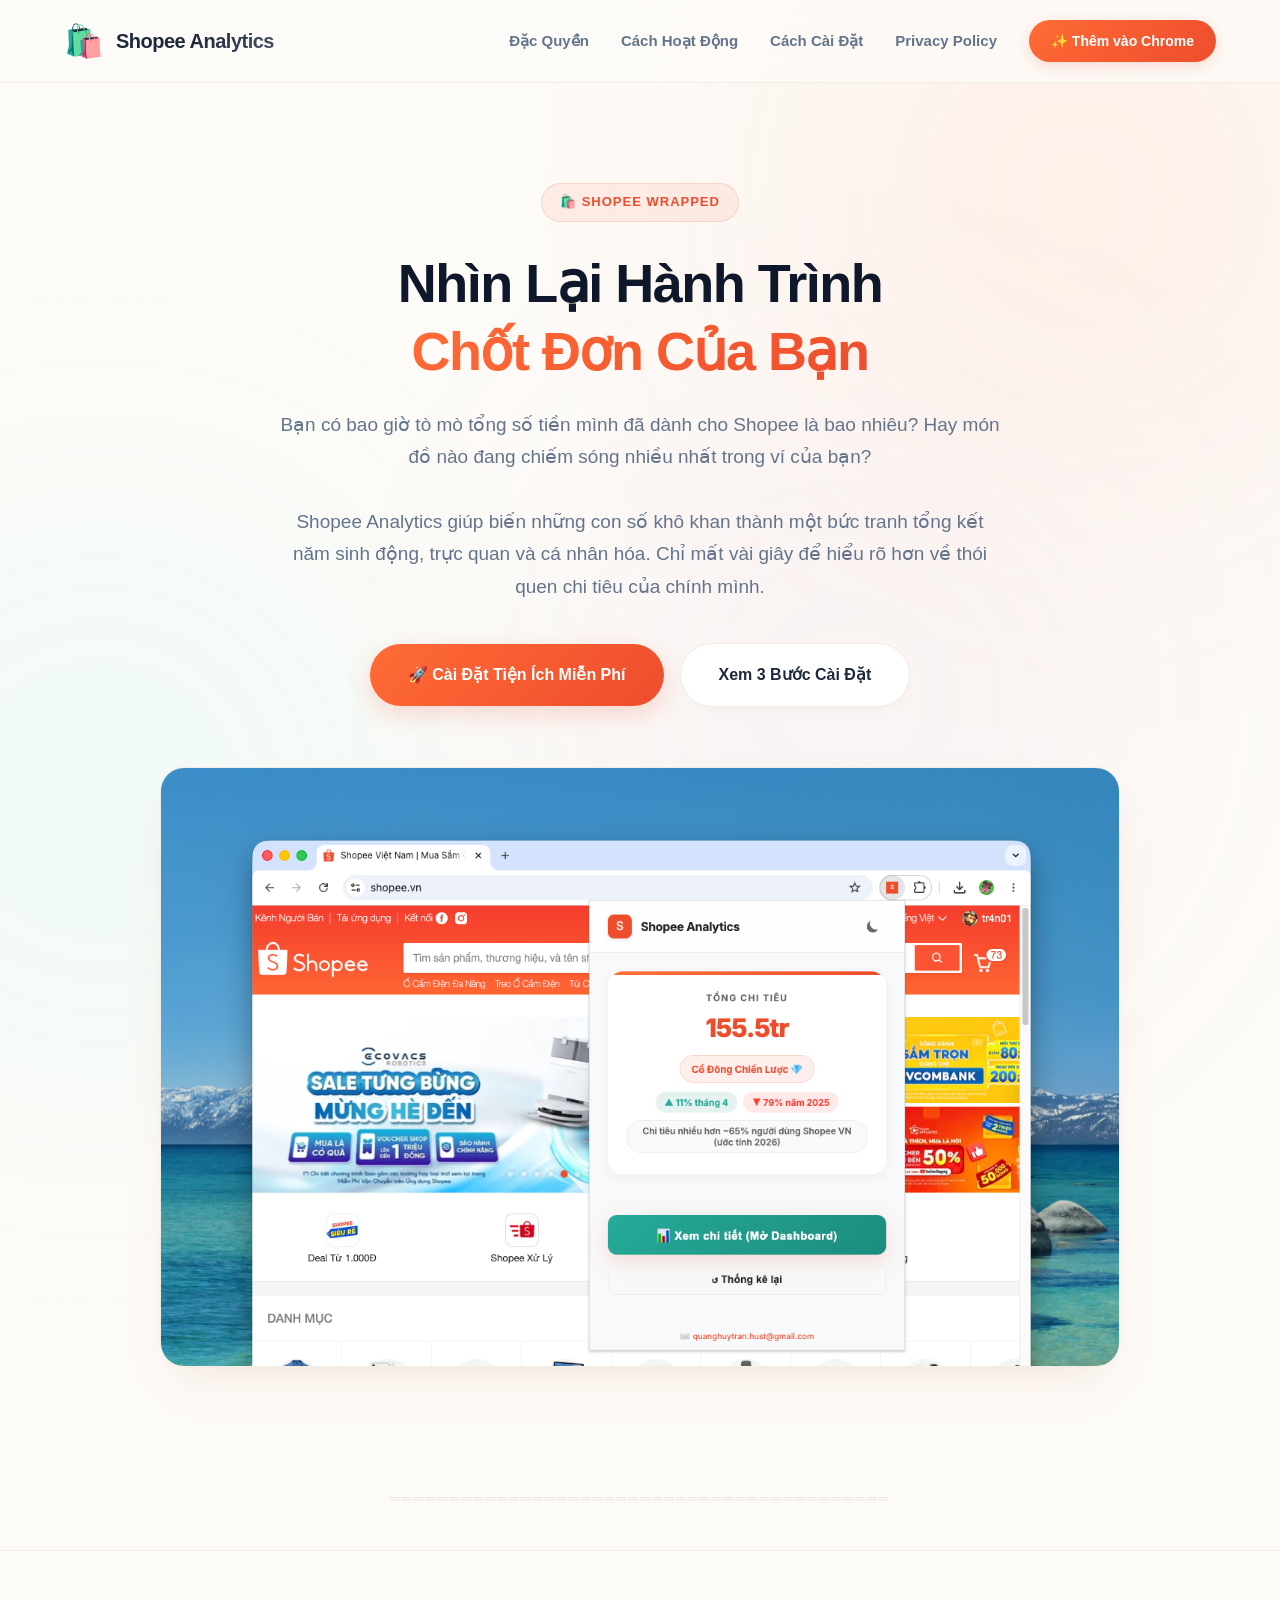
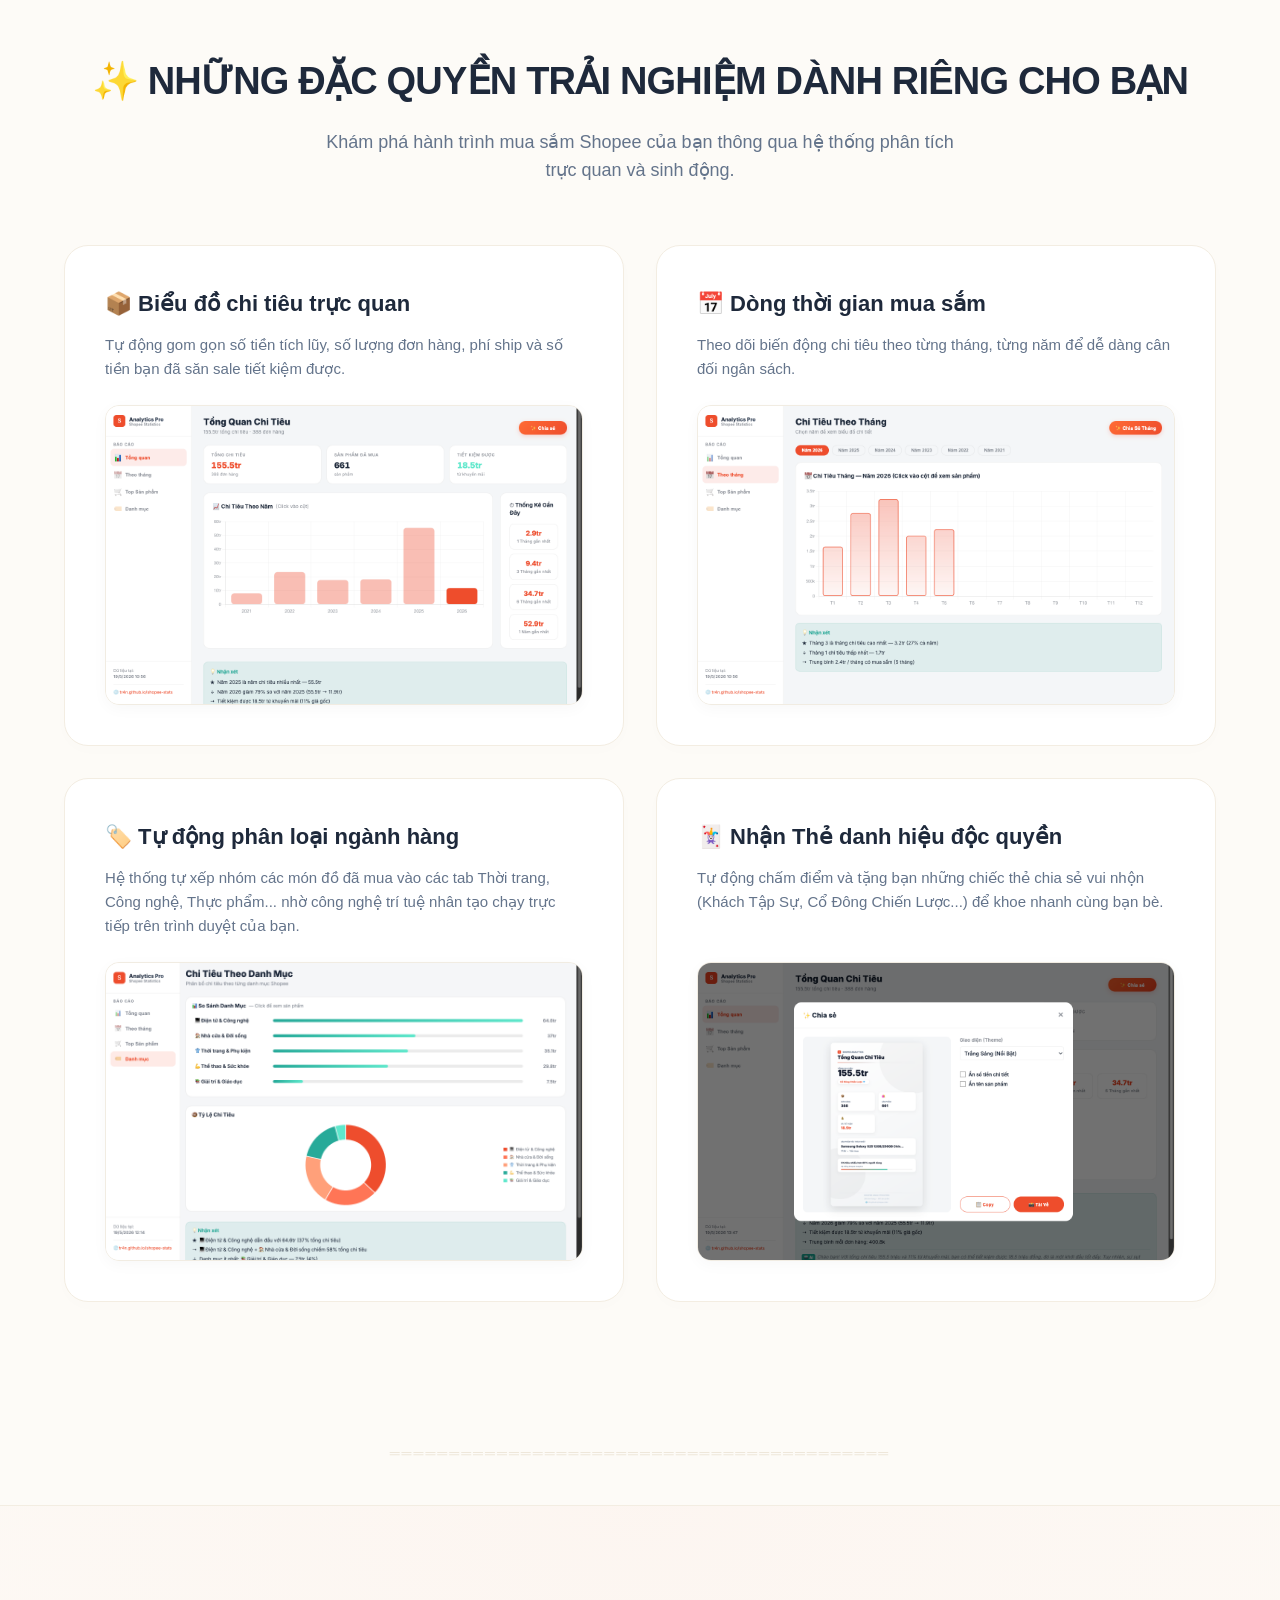
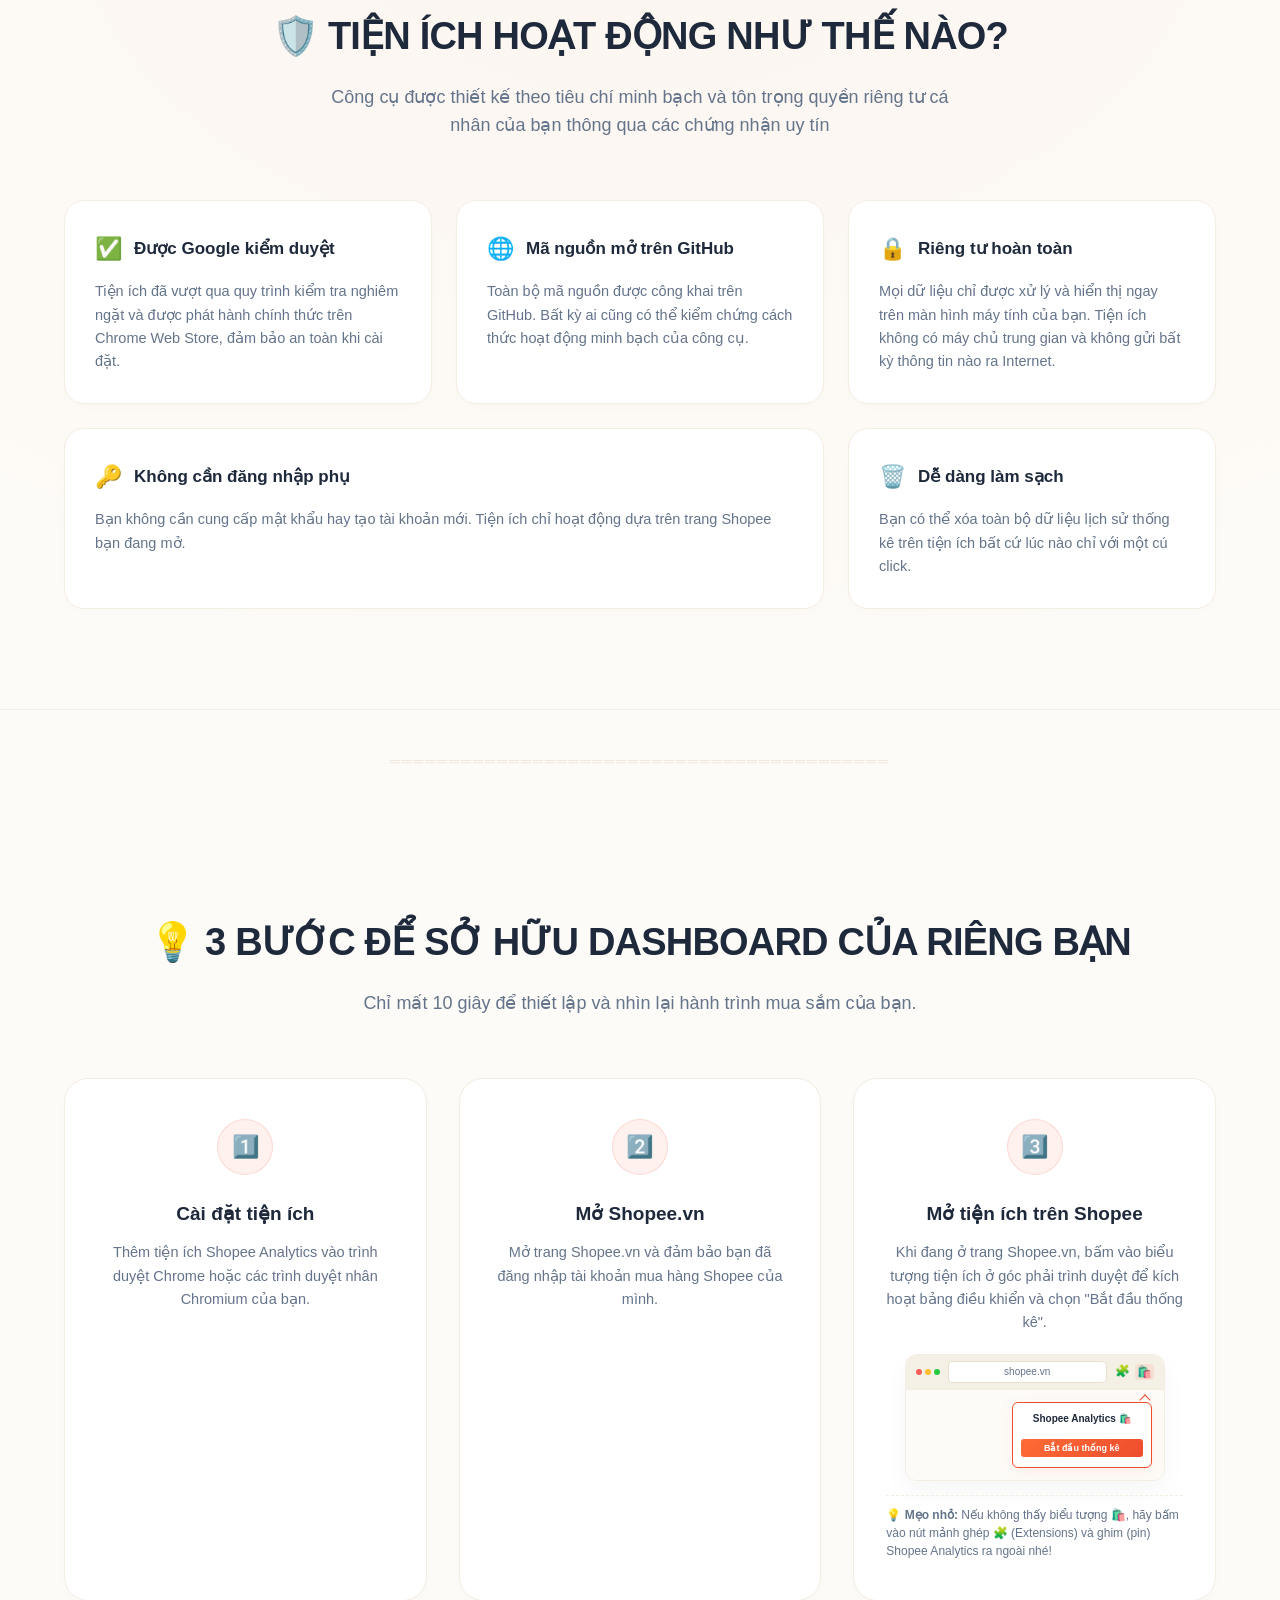
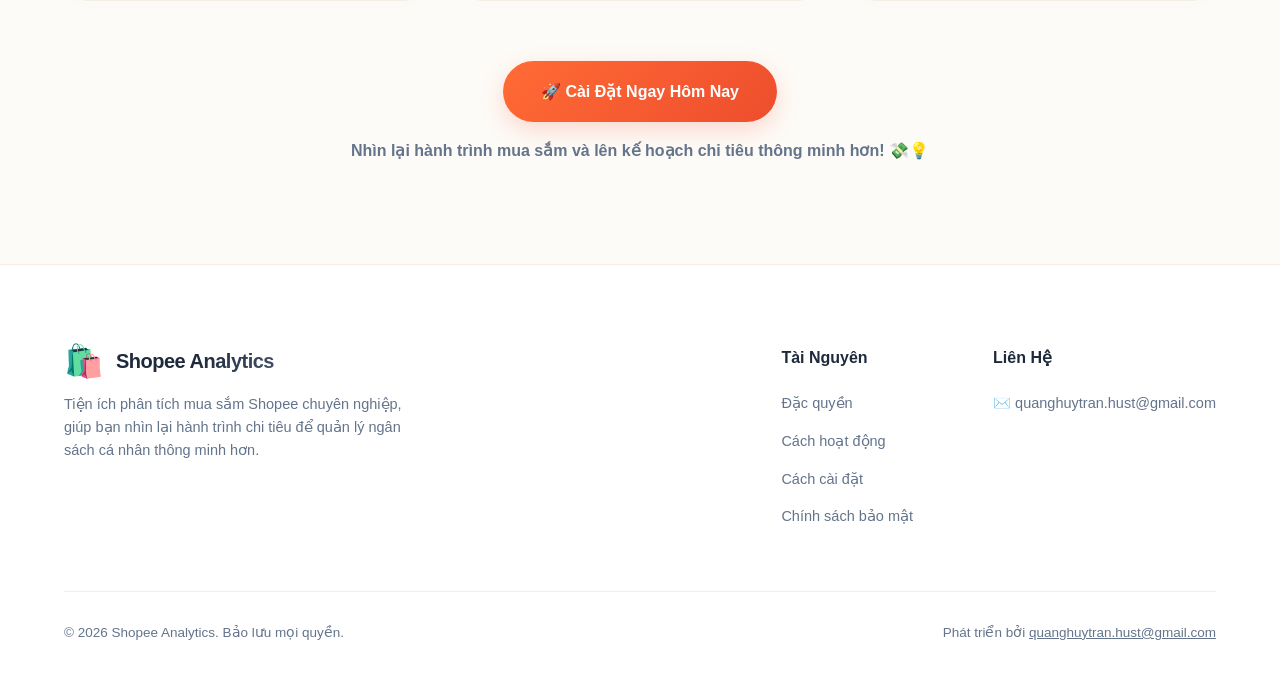
<file: index.html>
<!DOCTYPE html>
<html lang="vi">
<head>
  <meta charset="UTF-8">
  <meta name="viewport" content="width=device-width, initial-scale=1.0">
  <title>Thống Kê Chi Tiêu Shopee - Shopee Analytics</title>
  <meta name="description" content="Nhìn lại hành trình chốt đơn Shopee của bạn với Shopee Wrapped. Biểu đồ chi tiêu trực quan, tự động phân loại ngành hàng, bảo mật và an toàn tuyệt đối.">
  <link rel="icon" type="image/png" href="extension/icons/icon128.png">
  
  <!-- Fonts -->
  <!-- Using system Arial font for fast offline loading and perfect Vietnamese support -->
  
  <style>
    :root {
      --bg: #fdfbf7; /* warmer, premium cream background */
      --card-bg: #ffffff;
      --card-hover: #faf8f5;
      --border: #f3ede2; /* warmer borders */
      --border-hover: #e8dfcd;
      --text: #1e293b;
      --text-muted: #64748b;
      
      --accent-orange: linear-gradient(135deg, #ff6b35 0%, #ee4d2d 100%);
      --accent-orange-glow: rgba(238, 77, 45, 0.2);
      --accent-teal: linear-gradient(135deg, #00f2fe 0%, #4facfe 100%);
      --accent-teal-glow: rgba(79, 172, 254, 0.2);
      --accent-purple: linear-gradient(135deg, #b06ab3 0%, #4568dc 100%);
      --accent-purple-glow: rgba(69, 104, 220, 0.2);
      
      --font-display: Arial, Helvetica, sans-serif;
      --font-body: Arial, Helvetica, sans-serif;
    }

    * {
      box-sizing: border-box;
      margin: 0;
      padding: 0;
    }

    body {
      background-color: var(--bg);
      color: var(--text);
      font-family: var(--font-body);
      overflow-x: hidden;
      line-height: 1.6;
      -webkit-font-smoothing: antialiased;
    }

    /* Background Ambient Lights */
    .glowing-bg {
      position: absolute;
      width: 600px;
      height: 600px;
      border-radius: 50%;
      pointer-events: none;
      z-index: 0;
      filter: blur(150px);
      opacity: 0.15;
    }
    
    .glow-orange {
      top: -100px;
      right: -100px;
      background: radial-gradient(circle, #ff6b35, transparent);
    }

    .glow-blue {
      top: 500px;
      left: -200px;
      background: radial-gradient(circle, #00f2fe, transparent);
      opacity: 0.1;
    }

    .glow-purple {
      bottom: -100px;
      right: 10%;
      background: radial-gradient(circle, #b06ab3, transparent);
      opacity: 0.1;
    }

    /* Container */
    .container {
      max-width: 1200px;
      margin: 0 auto;
      padding: 0 24px;
      position: relative;
      z-index: 1;
    }

    /* Header / Navbar */
    header {
      padding: 20px 0;
      border-bottom: 1px solid var(--border);
      backdrop-filter: blur(12px);
      position: sticky;
      top: 0;
      z-index: 100;
      background: rgba(253, 251, 247, 0.85);
      transition: all 0.3s ease;
    }

    .nav-wrapper {
      display: flex;
      justify-content: space-between;
      align-items: center;
    }

    .logo-section {
      display: flex;
      align-items: center;
      gap: 12px;
      text-decoration: none;
    }

    .logo-section img {
      width: 40px;
      height: 40px;
      filter: drop-shadow(0 4px 10px rgba(238, 77, 45, 0.15));
    }

    .logo-section span:last-child {
      font-family: var(--font-display);
      font-weight: 800;
      font-size: 20px;
      background: linear-gradient(135deg, #1e293b 50%, #475569 100%);
      -webkit-background-clip: text;
      -webkit-text-fill-color: transparent;
      letter-spacing: -0.5px;
    }

    .nav-links {
      display: flex;
      align-items: center;
      gap: 32px;
    }

    .nav-links a {
      color: var(--text-muted);
      text-decoration: none;
      font-size: 15px;
      font-weight: 600;
      transition: color 0.3s;
    }

    .nav-links a:hover {
      color: var(--text);
    }

    .btn-install-sm {
      background: var(--accent-orange);
      color: #fff !important;
      padding: 10px 22px;
      border-radius: 99px;
      font-weight: 700 !important;
      font-size: 14px !important;
      box-shadow: 0 4px 15px var(--accent-orange-glow);
      transition: all 0.3s cubic-bezier(0.16, 1, 0.3, 1);
    }

    .btn-install-sm:hover {
      transform: translateY(-2px);
      box-shadow: 0 6px 20px var(--accent-orange-glow);
    }

    /* Hero Section */
    .hero {
      padding: 100px 0 80px 0;
      text-align: center;
      position: relative;
    }

    .badge-intro {
      display: inline-flex;
      align-items: center;
      gap: 8px;
      padding: 8px 18px;
      background: rgba(238, 77, 45, 0.08);
      border: 1px solid rgba(238, 77, 45, 0.15);
      border-radius: 99px;
      color: #ee4d2d;
      font-size: 13px;
      font-weight: 700;
      margin-bottom: 28px;
      text-transform: uppercase;
      letter-spacing: 1px;
    }

    h1 {
      font-family: var(--font-display);
      font-size: 54px;
      font-weight: 900;
      line-height: 1.25;
      letter-spacing: -1.5px;
      margin-bottom: 24px;
      color: #0f172a;
    }

    h1 span {
      background: var(--accent-orange);
      -webkit-background-clip: text;
      -webkit-text-fill-color: transparent;
    }

    .hero-desc {
      font-size: 19px;
      color: var(--text-muted);
      max-width: 720px;
      margin: 0 auto 40px auto;
      line-height: 1.7;
    }

    .hero-actions {
      display: flex;
      justify-content: center;
      align-items: center;
      gap: 16px;
      flex-wrap: wrap;
      margin-bottom: 60px;
    }

    .btn-primary-lg {
      background: var(--accent-orange);
      color: #fff;
      text-decoration: none;
      padding: 18px 38px;
      border-radius: 99px;
      font-weight: 800;
      font-size: 16px;
      font-family: var(--font-display);
      box-shadow: 0 8px 25px var(--accent-orange-glow);
      transition: all 0.3s cubic-bezier(0.16, 1, 0.3, 1);
      display: inline-flex;
      align-items: center;
      gap: 12px;
    }

    .btn-primary-lg:hover {
      transform: translateY(-3px);
      box-shadow: 0 12px 30px var(--accent-orange-glow);
    }

    .btn-secondary-lg {
      background: var(--card-bg);
      border: 1px solid var(--border);
      color: var(--text);
      text-decoration: none;
      padding: 18px 38px;
      border-radius: 99px;
      font-weight: 700;
      font-size: 16px;
      transition: all 0.3s cubic-bezier(0.16, 1, 0.3, 1);
      display: inline-flex;
      align-items: center;
      gap: 10px;
      box-shadow: 0 4px 6px rgba(0,0,0,0.02);
    }

    .btn-secondary-lg:hover {
      background: var(--card-hover);
      border-color: var(--border-hover);
      transform: translateY(-2px);
    }

    .hero-image {
      border-radius: 24px;
      overflow: hidden;
      box-shadow: 0 25px 60px -15px rgba(238, 77, 45, 0.08), 0 15px 30px -10px rgba(0, 0, 0, 0.04);
      border: 1px solid var(--border);
      background: var(--card-bg);
      max-width: 960px;
      margin: 0 auto;
      transition: transform 0.5s ease;
    }

    .hero-image:hover {
      transform: scale(1.01);
    }

    .hero-image img {
      width: 100%;
      height: auto;
      display: block;
    }

    /* Features Grid Section */
    .features-section {
      padding: 100px 0;
      border-top: 1px solid var(--border);
    }

    .section-header {
      text-align: center;
      margin-bottom: 60px;
    }

    .section-title {
      font-family: var(--font-display);
      font-size: 38px;
      font-weight: 800;
      letter-spacing: -0.8px;
      margin-bottom: 16px;
      color: var(--text);
    }

    .section-desc {
      color: var(--text-muted);
      font-size: 18px;
      max-width: 640px;
      margin: 0 auto;
    }

    .features-grid {
      display: grid;
      grid-template-columns: repeat(2, 1fr);
      gap: 32px;
      margin-top: 40px;
    }

    .feature-card {
      background: var(--card-bg);
      border: 1px solid var(--border);
      border-radius: 24px;
      padding: 40px;
      display: flex;
      flex-direction: column;
      justify-content: space-between;
      overflow: hidden;
      position: relative;
      box-shadow: 0 4px 20px rgba(0,0,0,0.01);
      transition: all 0.4s cubic-bezier(0.16, 1, 0.3, 1);
    }

    .feature-card:hover {
      transform: translateY(-6px);
      border-color: var(--border-hover);
      box-shadow: 0 20px 40px -10px rgba(238, 77, 45, 0.05), 0 10px 20px -5px rgba(0, 0, 0, 0.02);
    }

    .feature-content h3 {
      font-family: var(--font-display);
      font-size: 22px;
      font-weight: 800;
      margin-bottom: 12px;
      color: var(--text);
      display: flex;
      align-items: center;
      gap: 10px;
    }

    .feature-content p {
      color: var(--text-muted);
      font-size: 15px;
      line-height: 1.6;
      margin-bottom: 24px;
    }

    .feature-img-wrapper {
      margin-top: auto;
      border-radius: 14px;
      overflow: hidden;
      border: 1px solid #f1ece2;
      box-shadow: 0 4px 15px rgba(0,0,0,0.03);
      background: #fdfbf7;
    }

    .feature-img-wrapper img {
      width: 100%;
      height: auto;
      display: block;
      transition: transform 0.4s ease;
    }

    .feature-card:hover .feature-img-wrapper img {
      transform: scale(1.03);
    }

    /* Section divider decorating line */
    .decor-line {
      display: flex;
      justify-content: center;
      align-items: center;
      padding: 40px 0;
      color: var(--border-hover);
      font-size: 14px;
      letter-spacing: 2px;
      opacity: 0.7;
      user-select: none;
    }

    /* How It Works Section */
    .how-it-works-section {
      padding: 100px 0;
      background: radial-gradient(100% 100% at 50% 0%, rgba(238, 77, 45, 0.03) 0%, transparent 100%);
      border-top: 1px solid var(--border);
      border-bottom: 1px solid var(--border);
    }

    .how-it-works-grid {
      display: grid;
      grid-template-columns: repeat(3, 1fr);
      gap: 24px;
      margin-top: 48px;
    }

    .how-it-works-grid .card-wide {
      grid-column: span 2;
    }

    .how-card {
      background: var(--card-bg);
      border: 1px solid var(--border);
      border-radius: 20px;
      padding: 30px;
      transition: all 0.3s ease;
      box-shadow: 0 4px 12px rgba(0,0,0,0.01);
    }

    .how-card:hover {
      border-color: var(--border-hover);
      transform: translateY(-3px);
      box-shadow: 0 10px 25px rgba(0,0,0,0.02);
    }

    .how-card-header {
      display: flex;
      align-items: center;
      gap: 12px;
      margin-bottom: 14px;
    }

    .how-card-header span {
      font-size: 22px;
    }

    .how-card h4 {
      font-family: var(--font-display);
      font-size: 17px;
      font-weight: 800;
      color: var(--text);
    }

    .how-card p {
      color: var(--text-muted);
      font-size: 14.5px;
      line-height: 1.6;
    }

    /* 3 Steps Section */
    .steps-section {
      padding: 100px 0;
    }

    .steps-grid {
      display: grid;
      grid-template-columns: repeat(3, 1fr);
      gap: 32px;
      margin-top: 48px;
      position: relative;
    }

    .step-card {
      background: var(--card-bg);
      border: 1px solid var(--border);
      border-radius: 24px;
      padding: 40px 32px;
      text-align: center;
      position: relative;
      box-shadow: 0 4px 20px rgba(0,0,0,0.01);
      transition: all 0.3s ease;
    }

    .step-card:hover {
      border-color: var(--border-hover);
      transform: translateY(-4px);
    }

    .step-num {
      width: 56px;
      height: 56px;
      background: rgba(238, 77, 45, 0.08);
      border: 1px solid rgba(238, 77, 45, 0.15);
      border-radius: 50%;
      display: flex;
      align-items: center;
      justify-content: center;
      font-size: 22px;
      color: #ee4d2d;
      font-weight: 800;
      margin: 0 auto 24px auto;
    }

    .step-card h4 {
      font-family: var(--font-display);
      font-size: 19px;
      font-weight: 800;
      margin-bottom: 12px;
      color: var(--text);
    }

    .step-card p {
      color: var(--text-muted);
      font-size: 14.5px;
      line-height: 1.6;
    }

    /* Mock Browser inside step-card */
    .mock-browser {
      border: 1px solid var(--border);
      background: var(--card-bg);
      border-radius: 12px;
      max-width: 260px;
      margin: 20px auto 12px auto;
      box-shadow: 0 10px 25px rgba(0, 0, 0, 0.04);
      overflow: hidden;
      text-align: left;
    }

    .mock-browser-header {
      background: #f5f0e6;
      padding: 6px 10px;
      display: flex;
      align-items: center;
      justify-content: space-between;
      border-bottom: 1px solid var(--border);
      gap: 8px;
    }

    .mock-browser-dots {
      display: flex;
      gap: 3px;
    }

    .mock-browser-dots .dot {
      width: 6px;
      height: 6px;
      border-radius: 50%;
      display: inline-block;
    }

    .mock-browser-dots .red { background: #ff5f56; }
    .mock-browser-dots .yellow { background: #ffbd2e; }
    .mock-browser-dots .green { background: #27c93f; }

    .mock-browser-address {
      background: #ffffff;
      font-size: 10px;
      padding: 2px 8px;
      border-radius: 4px;
      flex-grow: 1;
      text-align: center;
      color: var(--text-muted);
      border: 1px solid #e8dfcd;
      white-space: nowrap;
      overflow: hidden;
    }

    .mock-browser-toolbar {
      display: flex;
      gap: 5px;
      align-items: center;
    }

    .toolbar-btn {
      font-size: 12px;
    }

    .pulse-orange {
      animation: pulseGlow 1.5s infinite alternate;
      padding: 2px;
      background: rgba(238, 77, 45, 0.1);
      border-radius: 4px;
      display: inline-block;
      line-height: 1;
    }

    @keyframes pulseGlow {
      from { box-shadow: 0 0 0 0px rgba(238, 77, 45, 0.5); }
      to { box-shadow: 0 0 0 6px rgba(238, 77, 45, 0); }
    }

    .mock-browser-body {
      padding: 12px;
      position: relative;
      background: #fdfbf7;
      display: flex;
      justify-content: flex-end;
      min-height: 75px;
    }

    .mock-popup-content {
      background: #ffffff;
      border: 1px solid #ee4d2d;
      border-radius: 6px;
      padding: 8px;
      box-shadow: 0 4px 15px rgba(238, 77, 45, 0.08);
      width: 140px;
      position: relative;
      z-index: 2;
    }

    .mock-popup-arrow {
      position: absolute;
      top: 6px;
      right: 15px;
      width: 8px;
      height: 8px;
      background: #ffffff;
      border-left: 1px solid #ee4d2d;
      border-top: 1px solid #ee4d2d;
      transform: rotate(45deg);
      z-index: 1;
    }

    .mock-popup-title {
      font-size: 10px;
      font-weight: 800;
      margin-bottom: 6px;
      text-align: center;
      color: var(--text);
    }

    .mock-popup-btn {
      background: var(--accent-orange);
      color: white;
      border: none;
      font-size: 9px;
      padding: 4px 8px;
      border-radius: 3px;
      width: 100%;
      cursor: pointer;
      font-weight: 800;
      text-align: center;
    }

    .step-tip {
      margin-top: 14px;
      font-size: 12px;
      color: var(--text-muted);
      border-top: 1px dashed var(--border);
      padding-top: 10px;
      text-align: left;
      line-height: 1.5;
    }

    .steps-cta {
      margin-top: 60px;
      text-align: center;
    }

    .steps-cta p {
      color: var(--text-muted);
      font-size: 16px;
      margin-top: 16px;
      font-weight: 600;
    }

    /* Footer */
    footer {
      padding: 80px 0 40px 0;
      background: #ffffff;
      border-top: 1px solid var(--border);
    }

    .footer-top {
      display: flex;
      justify-content: space-between;
      align-items: flex-start;
      gap: 40px;
      flex-wrap: wrap;
      margin-bottom: 50px;
    }

    .footer-brand {
      max-width: 360px;
    }

    .footer-brand .logo-section {
      margin-bottom: 16px;
    }

    .footer-desc {
      color: var(--text-muted);
      font-size: 14.5px;
      line-height: 1.6;
    }

    .footer-links {
      display: flex;
      gap: 80px;
    }

    .footer-column h4 {
      font-family: var(--font-display);
      font-size: 16px;
      font-weight: 800;
      margin-bottom: 20px;
      color: var(--text);
    }

    .footer-column ul {
      list-style: none;
    }

    .footer-column ul li {
      margin-bottom: 12px;
    }

    .footer-column ul li a {
      color: var(--text-muted);
      text-decoration: none;
      font-size: 14.5px;
      transition: color 0.3s;
    }

    .footer-column ul li a:hover {
      color: var(--text);
    }

    .footer-bottom {
      border-top: 1px solid var(--border);
      padding-top: 30px;
      display: flex;
      justify-content: space-between;
      align-items: center;
      flex-wrap: wrap;
      gap: 20px;
      color: var(--text-muted);
      font-size: 13.5px;
    }

    .footer-bottom a {
      color: var(--text-muted);
      text-decoration: none;
    }

    .footer-bottom a:hover {
      color: var(--text);
    }

    /* Responsive adjustments */
    @media (max-width: 992px) {
      h1 { font-size: 42px; }
      .features-grid { grid-template-columns: 1fr; gap: 24px; }
      .how-it-works-grid { grid-template-columns: 1fr; }
      .how-it-works-grid .card-wide { grid-column: span 1; }
      .steps-grid { grid-template-columns: 1fr; gap: 24px; }
    }

    @media (max-width: 768px) {
      h1 { font-size: 34px; }
      .nav-links a:not(.btn-install-sm) { display: none; }
      .nav-links { gap: 12px; }
      .logo-section span { font-size: 17px; }
      .btn-install-sm { padding: 8px 18px; font-size: 13px !important; }
      
      .hero { padding: 60px 0 40px 0; }
      .hero-desc { font-size: 16px; margin-bottom: 32px; }
      .hero-actions { flex-direction: column; width: 100%; gap: 14px; margin-bottom: 40px; }
      .hero-actions a { width: 100%; justify-content: center; }
      
      .section-title { font-size: 30px; }
      .features-section, .how-it-works-section, .steps-section { padding: 60px 0; }
      
      .footer-top { flex-direction: column; gap: 32px; }
      .footer-links { flex-direction: column; gap: 24px; }
    }
  </style>
</head>
<body>

  <!-- Glow Lights -->
  <div class="glowing-bg glow-orange"></div>
  <div class="glowing-bg glow-blue"></div>
  <div class="glowing-bg glow-purple"></div>

  <!-- Header Navigation -->
  <header id="navbar">
    <div class="container nav-wrapper">
      <a href="#" class="logo-section">
        <span style="font-size: 32px; line-height: 1;">🛍️</span>
        <span>Shopee Analytics</span>
      </a>
      <nav class="nav-links">
        <a href="#features">Đặc Quyền</a>
        <a href="#how-it-works">Cách Hoạt Động</a>
        <a href="#steps">Cách Cài Đặt</a>
        <a href="https://tr4n.github.io/shopee-stats/PRIVACY_POLICY.html" target="_blank">Privacy Policy</a>
        <a href="https://chromewebstore.google.com/detail/shopee-analytics-pro-th%E1%BB%91n/jcflofioiopfchfelgbpbndplhpfeapm" target="_blank" class="btn-install-sm">✨ Thêm vào Chrome</a>
      </nav>
    </div>
  </header>

  <!-- Hero Section -->
  <section class="hero">
    <div class="container">
      <div class="badge-intro">🛍️ SHOPEE WRAPPED</div>
      <h1>Nhìn Lại Hành Trình<br><span>Chốt Đơn Của Bạn</span></h1>
      <p class="hero-desc">
        Bạn có bao giờ tò mò tổng số tiền mình đã dành cho Shopee là bao nhiêu? Hay món đồ nào đang chiếm sóng nhiều nhất trong ví của bạn?
        <br><br>
        Shopee Analytics giúp biến những con số khô khan thành một bức tranh tổng kết năm sinh động, trực quan và cá nhân hóa. Chỉ mất vài giây để hiểu rõ hơn về thói quen chi tiêu của chính mình.
      </p>
      
      <div class="hero-actions">
        <a href="https://chromewebstore.google.com/detail/shopee-analytics-pro-th%E1%BB%91n/jcflofioiopfchfelgbpbndplhpfeapm" target="_blank" class="btn-primary-lg">
          🚀 Cài Đặt Tiện Ích Miễn Phí
        </a>
        <a href="#steps" class="btn-secondary-lg">
          Xem 3 Bước Cài Đặt
        </a>
      </div>
      <div class="hero-image">
        <img src="images/extension.png" alt="Shopee Analytics Extension View">
      </div>
    </div>
  </section>

  <div class="container">
    <div class="decor-line">══════════════════════════════════════════</div>
  </div>

  <!-- Showcase Features Section -->
  <section id="features" class="features-section">
    <div class="container">
      <div class="section-header">
        <h2 class="section-title">✨ NHỮNG ĐẶC QUYỀN TRẢI NGHIỆM DÀNH RIÊNG CHO BẠN</h2>
        <p class="section-desc">Khám phá hành trình mua sắm Shopee của bạn thông qua hệ thống phân tích trực quan và sinh động.</p>
      </div>

      <div class="features-grid">
        <!-- Feature 1 -->
        <div class="feature-card">
          <div class="feature-content">
            <h3>📦 Biểu đồ chi tiêu trực quan</h3>
            <p>Tự động gom gọn số tiền tích lũy, số lượng đơn hàng, phí ship và số tiền bạn đã săn sale tiết kiệm được.</p>
          </div>
          <div class="feature-img-wrapper">
            <img src="images/tongquan.png" alt="Biểu đồ chi tiêu trực quan">
          </div>
        </div>

        <!-- Feature 2 -->
        <div class="feature-card">
          <div class="feature-content">
            <h3>📅 Dòng thời gian mua sắm</h3>
            <p>Theo dõi biến động chi tiêu theo từng tháng, từng năm để dễ dàng cân đối ngân sách.</p>
          </div>
          <div class="feature-img-wrapper">
            <img src="images/theothang.png" alt="Dòng thời gian mua sắm">
          </div>
        </div>

        <!-- Feature 3 -->
        <div class="feature-card">
          <div class="feature-content">
            <h3>🏷️ Tự động phân loại ngành hàng</h3>
            <p>Hệ thống tự xếp nhóm các món đồ đã mua vào các tab Thời trang, Công nghệ, Thực phẩm... nhờ công nghệ trí tuệ nhân tạo chạy trực tiếp trên trình duyệt của bạn.</p>
          </div>
          <div class="feature-img-wrapper">
            <img src="images/danhmuc.png" alt="Tự động phân loại ngành hàng">
          </div>
        </div>

        <!-- Feature 4 -->
        <div class="feature-card">
          <div class="feature-content">
            <h3>🃏 Nhận Thẻ danh hiệu độc quyền</h3>
            <p>Tự động chấm điểm và tặng bạn những chiếc thẻ chia sẻ vui nhộn (Khách Tập Sự, Cổ Đông Chiến Lược...) để khoe nhanh cùng bạn bè.</p>
          </div>
          <div class="feature-img-wrapper">
            <img src="images/share.png" alt="Nhận Thẻ danh hiệu độc quyền">
          </div>
        </div>
      </div>
    </div>
  </section>

  <div class="container">
    <div class="decor-line">══════════════════════════════════════════</div>
  </div>

  <!-- How It Works Section -->
  <section id="how-it-works" class="how-it-works-section">
    <div class="container">
      <div class="section-header">
        <h2 class="section-title">🛡️ TIỆN ÍCH HOẠT ĐỘNG NHƯ THẾ NÀO?</h2>
        <p class="section-desc">Công cụ được thiết kế theo tiêu chí minh bạch và tôn trọng quyền riêng tư cá nhân của bạn thông qua các chứng nhận uy tín</p>
      </div>

      <div class="how-it-works-grid">
        <!-- Item 1 -->
        <div class="how-card">
          <div class="how-card-header">
            <span>✅</span>
            <h4>Được Google kiểm duyệt</h4>
          </div>
          <p>Tiện ích đã vượt qua quy trình kiểm tra nghiêm ngặt và được phát hành chính thức trên Chrome Web Store, đảm bảo an toàn khi cài đặt.</p>
        </div>

        <!-- Item 2 -->
        <div class="how-card">
          <div class="how-card-header">
            <span>🌐</span>
            <h4>Mã nguồn mở trên GitHub</h4>
          </div>
          <p>Toàn bộ mã nguồn được công khai trên GitHub. Bất kỳ ai cũng có thể kiểm chứng cách thức hoạt động minh bạch của công cụ.</p>
        </div>

        <!-- Item 3 -->
        <div class="how-card">
          <div class="how-card-header">
            <span>🔒</span>
            <h4>Riêng tư hoàn toàn</h4>
          </div>
          <p>Mọi dữ liệu chỉ được xử lý và hiển thị ngay trên màn hình máy tính của bạn. Tiện ích không có máy chủ trung gian và không gửi bất kỳ thông tin nào ra Internet.</p>
        </div>

        <!-- Item 4 (Wide) -->
        <div class="how-card card-wide">
          <div class="how-card-header">
            <span>🔑</span>
            <h4>Không cần đăng nhập phụ</h4>
          </div>
          <p>Bạn không cần cung cấp mật khẩu hay tạo tài khoản mới. Tiện ích chỉ hoạt động dựa trên trang Shopee bạn đang mở.</p>
        </div>

        <!-- Item 5 -->
        <div class="how-card">
          <div class="how-card-header">
            <span>🗑️</span>
            <h4>Dễ dàng làm sạch</h4>
          </div>
          <p>Bạn có thể xóa toàn bộ dữ liệu lịch sử thống kê trên tiện ích bất cứ lúc nào chỉ với một cú click.</p>
        </div>
      </div>
    </div>
  </section>

  <div class="container">
    <div class="decor-line">══════════════════════════════════════════</div>
  </div>

  <!-- 3 Steps Section -->
  <section id="steps" class="steps-section">
    <div class="container">
      <div class="section-header">
        <h2 class="section-title">💡 3 BƯỚC ĐỂ SỞ HỮU DASHBOARD CỦA RIÊNG BẠN</h2>
        <p class="section-desc">Chỉ mất 10 giây để thiết lập và nhìn lại hành trình mua sắm của bạn.</p>
      </div>

      <div class="steps-grid">
        <!-- Step 1 -->
        <div class="step-card">
          <div class="step-num">1️⃣</div>
          <h4>Cài đặt tiện ích</h4>
          <p>Thêm tiện ích Shopee Analytics vào trình duyệt Chrome hoặc các trình duyệt nhân Chromium của bạn.</p>
        </div>

        <!-- Step 2 -->
        <div class="step-card">
          <div class="step-num">2️⃣</div>
          <h4>Mở Shopee.vn</h4>
          <p>Mở trang Shopee.vn và đảm bảo bạn đã đăng nhập tài khoản mua hàng Shopee của mình.</p>
        </div>

        <!-- Step 3 -->
        <div class="step-card">
          <div class="step-num">3️⃣</div>
          <h4>Mở tiện ích trên Shopee</h4>
          <p>Khi đang ở trang Shopee.vn, bấm vào biểu tượng tiện ích ở góc phải trình duyệt để kích hoạt bảng điều khiển và chọn "Bắt đầu thống kê".</p>
          
          <!-- Mock Browser Illustration -->
          <div class="mock-browser">
            <div class="mock-browser-header">
              <div class="mock-browser-dots">
                <span class="dot red"></span>
                <span class="dot yellow"></span>
                <span class="dot green"></span>
              </div>
              <div class="mock-browser-address">shopee.vn</div>
              <div class="mock-browser-toolbar">
                <span class="toolbar-btn">🧩</span>
                <span class="toolbar-btn pulse-orange">🛍️</span>
              </div>
            </div>
            <div class="mock-browser-body">
              <div class="mock-popup-arrow"></div>
              <div class="mock-popup-content">
                <div class="mock-popup-title">Shopee Analytics 🛍️</div>
                <button class="mock-popup-btn">Bắt đầu thống kê</button>
              </div>
            </div>
          </div>
          
          <div class="step-tip">
            💡 <strong>Mẹo nhỏ:</strong> Nếu không thấy biểu tượng 🛍️, hãy bấm vào nút mảnh ghép 🧩 (Extensions) và ghim (pin) Shopee Analytics ra ngoài nhé!
          </div>
        </div>
      </div>

      <div class="steps-cta">
        <a href="https://chromewebstore.google.com/detail/shopee-analytics-pro-th%E1%BB%91n/jcflofioiopfchfelgbpbndplhpfeapm" target="_blank" class="btn-primary-lg">
          🚀 Cài Đặt Ngay Hôm Nay
        </a>
        <p>Nhìn lại hành trình mua sắm và lên kế hoạch chi tiêu thông minh hơn! 💸💡</p>
      </div>
    </div>
  </section>

  <!-- Footer Section -->
  <footer>
    <div class="container">
      <div class="footer-top">
        <div class="footer-brand">
          <a href="#" class="logo-section">
            <span style="font-size: 32px; line-height: 1;">🛍️</span>
            <span>Shopee Analytics</span>
          </a>
          <p class="footer-desc">
            Tiện ích phân tích mua sắm Shopee chuyên nghiệp, giúp bạn nhìn lại hành trình chi tiêu để quản lý ngân sách cá nhân thông minh hơn.
          </p>
        </div>
        <div class="footer-links">
          <div class="footer-column">
            <h4>Tài Nguyên</h4>
            <ul>
              <li><a href="#features">Đặc quyền</a></li>
              <li><a href="#how-it-works">Cách hoạt động</a></li>
              <li><a href="#steps">Cách cài đặt</a></li>
              <li><a href="https://tr4n.github.io/shopee-stats/PRIVACY_POLICY.html" target="_blank">Chính sách bảo mật</a></li>
            </ul>
          </div>
          <div class="footer-column">
            <h4>Liên Hệ</h4>
            <ul>
              <li><a href="mailto:quanghuytran.hust@gmail.com">✉️ quanghuytran.hust@gmail.com</a></li>
            </ul>
          </div>
        </div>
      </div>
      <div class="footer-bottom">
        <p>&copy; 2026 Shopee Analytics. Bảo lưu mọi quyền.</p>
        <p>Phát triển bởi <a href="mailto:quanghuytran.hust@gmail.com" style="text-decoration: underline;">quanghuytran.hust@gmail.com</a></p>
      </div>
    </div>
  </footer>

</body>
</html>
</file>
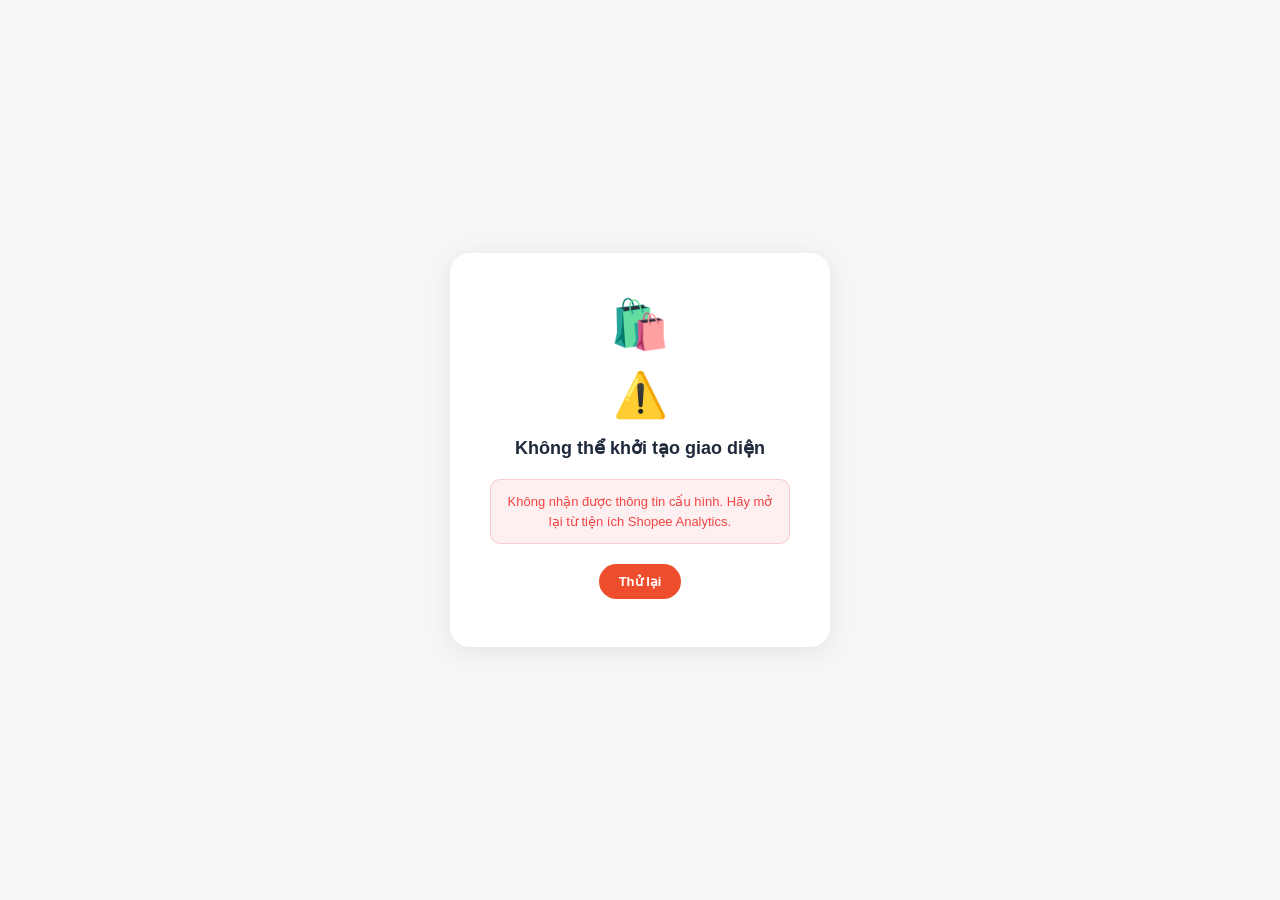
<file: dashboard/index.html>
<!DOCTYPE html>
<html lang="vi">

<head>
  <meta charset="UTF-8">
  <meta name="viewport" content="width=device-width, initial-scale=1.0">
  <title>Shopee Analytics — Đang chuẩn bị...</title>
  <link rel="icon" type="image/png" href="../extension/icons/icon128.png">
  <style>
    *, *::before, *::after { box-sizing: border-box; margin: 0; padding: 0; }

    body {
      font-family: Arial, Helvetica, sans-serif;
      background: #f4f6f8;
      display: flex;
      align-items: center;
      justify-content: center;
      min-height: 100vh;
      color: #1e293b;
    }

    .card {
      background: #fff;
      border-radius: 20px;
      padding: 48px 40px;
      text-align: center;
      box-shadow: 0 4px 24px rgba(0,0,0,0.08);
      max-width: 380px;
      width: 90%;
    }

    .logo {
      width: 56px;
      height: 56px;
      border-radius: 14px;
      margin: 0 auto 20px;
    }

    .spinner {
      width: 44px;
      height: 44px;
      border: 3px solid rgba(238, 77, 45, 0.15);
      border-top-color: #ee4d2d;
      border-radius: 50%;
      animation: spin 0.75s linear infinite;
      margin: 0 auto 24px;
    }

    @keyframes spin { to { transform: rotate(360deg); } }

    .title {
      font-size: 18px;
      font-weight: 700;
      margin-bottom: 8px;
    }

    .sub {
      font-size: 13px;
      color: rgba(30, 41, 59, 0.5);
      line-height: 1.6;
    }

    .error-icon {
      font-size: 44px;
      margin-bottom: 16px;
      display: none;
    }

    .error-box {
      margin-top: 20px;
      padding: 12px 16px;
      background: rgba(239, 68, 68, 0.08);
      border: 1px solid rgba(239, 68, 68, 0.2);
      border-radius: 10px;
      font-size: 13px;
      color: #ef4444;
      line-height: 1.5;
      display: none;
    }

    .btn {
      display: inline-block;
      margin-top: 20px;
      padding: 10px 20px;
      background: #ee4d2d;
      color: #fff;
      border-radius: 20px;
      font-size: 13px;
      font-weight: 600;
      text-decoration: none;
      cursor: pointer;
      border: none;
    }

    .btn:hover { opacity: 0.88; }
  </style>
</head>

<body>
  <div class="card">
    <div style="font-size: 48px; margin-bottom: 20px; line-height: 1;">🛍️</div>
    <div class="spinner" id="spinner"></div>
    <div class="error-icon" id="error-icon">⚠️</div>
    <div class="title" id="title">Đang chuẩn bị trang...</div>
    <div class="sub" id="sub">Đang thiết lập giao diện báo cáo chi tiêu</div>
    <div class="error-box" id="error-box"></div>
    <a class="btn" id="btn-reload" style="display:none" href="index.html">Thử lại</a>
  </div>

  <script src="js/lz-string.js"></script>
  <script>
    (async function () {
      const PREFIX = 'shopee_dash_data_';

      async function tryParseAsync(raw, paramMode) {
        if (!raw) return null;
        let trimmed = raw.trim();

        let mode = null;
        if (trimmed.startsWith('gz:') || trimmed.startsWith('gz=')) {
          mode = 'gzip';
          trimmed = trimmed.substring(3);
        } else if (trimmed.startsWith('lz:') || trimmed.startsWith('lz=')) {
          mode = 'lz';
          trimmed = trimmed.substring(3);
        } else if (trimmed.startsWith('d:') || trimmed.startsWith('d=')) {
          mode = 'd';
          trimmed = trimmed.substring(2);
        } else if (paramMode) {
          mode = paramMode;
        }

        if (mode === 'gzip') {
          try {
            let base64 = trimmed.replace(/-/g, '+').replace(/_/g, '/');
            while (base64.length % 4) base64 += '=';
            const binary = atob(base64);
            const bytes = new Uint8Array(binary.length);
            for (let i = 0; i < binary.length; i++) {
              bytes[i] = binary.charCodeAt(i);
            }
            if (typeof DecompressionStream !== 'undefined') {
              const stream = new Blob([bytes]).stream().pipeThrough(new DecompressionStream('gzip'));
              const text = await new Response(stream).text();
              return JSON.parse(text);
            }
          } catch (e) {
            console.error('[Dashboard] Gzip decompression failed:', e);
          }
        } else if (mode === 'lz') {
          if (typeof LZString !== 'undefined') {
            try {
              const decompressed = LZString.decompressFromEncodedURIComponent(trimmed);
              if (decompressed) return JSON.parse(decompressed);
            } catch { /* noop */ }
          }
        } else if (mode === 'd') {
          for (const s of [trimmed.replace(/ /g, '+'), trimmed]) {
            try {
              const bin = atob(s);
              const bytes = new Uint8Array(bin.length);
              for (let i = 0; i < bin.length; i++) bytes[i] = bin.charCodeAt(i);
              return JSON.parse(new TextDecoder().decode(bytes));
            } catch { /* noop */ }
          }
        }

        // Fallbacks if mode execution failed/not matched
        if (!mode) {
          try { return JSON.parse(trimmed); } catch { /* noop */ }

          if (typeof LZString !== 'undefined') {
            try {
              const decompressed = LZString.decompressFromEncodedURIComponent(trimmed);
              if (decompressed) return JSON.parse(decompressed);
            } catch { /* noop */ }
          }

          for (const s of [trimmed.replace(/ /g, '+'), trimmed]) {
            try {
              const bin = atob(s);
              const bytes = new Uint8Array(bin.length);
              for (let i = 0; i < bin.length; i++) bytes[i] = bin.charCodeAt(i);
              return JSON.parse(new TextDecoder().decode(bytes));
            } catch { /* noop */ }
          }
        }
        return null;
      }

      function showError(msg) {
        document.getElementById('spinner').style.display = 'none';
        document.getElementById('error-icon').style.display = 'block';
        document.getElementById('title').textContent = 'Không thể khởi tạo giao diện';
        document.getElementById('sub').textContent = '';
        document.getElementById('error-box').style.display = 'block';
        document.getElementById('error-box').textContent = msg;
        document.getElementById('btn-reload').style.display = 'inline-block';
      }

      // Detect data from #gz= hash (Gzip compressed), #lz= hash (LZString compressed), #d= hash (legacy), or ?d= query param
      const gzMatch = location.hash.match(/[#&]gz=([^&]*)/);
      const lzMatch = location.hash.match(/[#&]lz=([^&]*)/);
      const hashMatch = location.hash.match(/[#&]d=([^&]+)/);
      const qMatch = location.search.match(/[?&]d=([^&]*)/);
      
      let raw = null;
      let paramMode = null;
      if (gzMatch) {
        raw = gzMatch[1];
        paramMode = 'gzip';
      } else if (lzMatch) {
        raw = lzMatch[1];
        paramMode = 'lz';
      } else if (hashMatch) {
        raw = hashMatch[1];
        paramMode = 'd';
      } else if (qMatch) {
        raw = qMatch[1];
        paramMode = 'd';
      }

      if (!raw) {
        // Check if the hash itself is directly a prefixed key
        const hash = decodeURIComponent(location.hash.substring(1)).trim();
        if (hash.startsWith('gz:') || hash.startsWith('lz:') || hash.startsWith('d:') ||
            hash.startsWith('gz=') || hash.startsWith('lz=') || hash.startsWith('d=')) {
          raw = hash;
        }
      }

      if (!raw) {
        showError('Không nhận được thông tin cấu hình. Hãy mở lại từ tiện ích Shopee Analytics.');
        return;
      }

      const parsed = await tryParseAsync(raw, paramMode);
      if (!parsed || !parsed.t) {
        showError('Giao diện không hợp lệ hoặc bị lỗi. Hãy thử mở lại từ tiện ích Shopee Analytics.');
        return;
      }

      // Remove old dashboard entries from a different extension version before storing new data
      const newEv = parsed.ev || '';
      for (const key of Object.keys(localStorage)) {
        if (key.startsWith(PREFIX)) {
          try {
            const old = JSON.parse(localStorage.getItem(key) || 'null');
            if (old && old.ev !== newEv) localStorage.removeItem(key);
          } catch { localStorage.removeItem(key); }
        }
      }

      // Use current time as storage key so the 3-day expiry in result.html is based on
      // when the data was stored (now), not when the original scan happened (parsed.ts).
      const id = Date.now();
      try {
        localStorage.setItem(PREFIX + id, JSON.stringify(parsed));
      } catch (e) {
        showError('Không thể khởi tạo bộ nhớ đệm (bộ nhớ đầy?): ' + e.message);
        return;
      }

      // Update UI briefly then redirect
      document.getElementById('sub').textContent = '✓ Sẵn sàng — đang mở dashboard...';

      setTimeout(() => {
        location.replace('result.html?id=' + id);
      }, 400);
    })();
  </script>
</body>

</html>
</file>
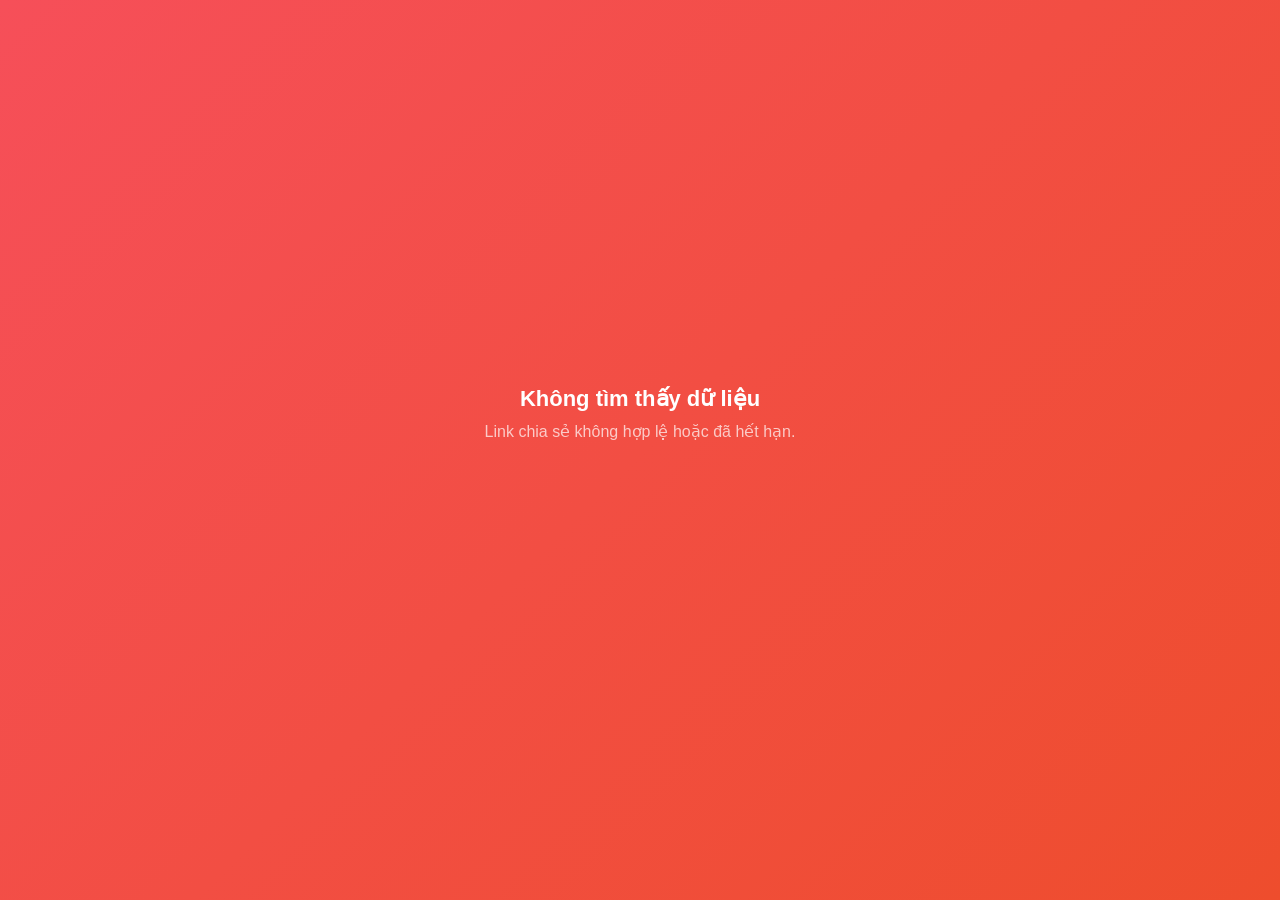
<file: share-page/index.html>
<!DOCTYPE html>
<html lang="vi">

<head>
  <meta charset="UTF-8">
  <meta name="viewport" content="width=device-width, initial-scale=1.0">
  <title>Shopee Analytics — Xem thống kê chi tiêu của tôi!</title>

  <meta property="og:title" content="Xem thống kê chi tiêu Shopee của tôi!">
  <meta property="og:description" content="Tôi đã chi tiêu bao nhiêu tiền trên Shopee? Khám phá cùng Shopee Analytics.">
  <meta property="og:type" content="website">
  <meta name="twitter:card" content="summary_large_image">

  <style>
    *,
    *::before,
    *::after {
      box-sizing: border-box;
      margin: 0;
      padding: 0;
    }

    :root {
      --primary: #ee4d2d;
      --primary-light: #ff7555;
      --green: #26aa99;
      --dark: #0f172a;
      --card-bg: rgba(255, 255, 255, 0.08);
      --surface: rgba(15, 23, 42, 0.8);
      --text: #f8fafc;
      --text-muted: #94a3b8;
    }

    html,
    body {
      width: 100%;
      height: 100%;
      overflow: hidden;
    }

    body {
      font-family: Arial, Helvetica, sans-serif;
      background: var(--dark);
      color: var(--text);
      display: flex;
      justify-content: center;
      align-items: center;
      padding: 0;
      margin: 0;
    }

    /* Animated background gradient */
    .fluid-bg {
      position: fixed;
      top: 0;
      left: 0;
      right: 0;
      bottom: 0;
      background: linear-gradient(-45deg, #0f172a, #1e1b4b, #311042, #ee4d2d, #f64f59);
      background-size: 400% 400%;
      animation: fluidGrad 16s ease infinite;
      z-index: 0;
    }

    @keyframes fluidGrad {
      0% {
        background-position: 0% 50%;
      }

      50% {
        background-position: 100% 50%;
      }

      100% {
        background-position: 0% 50%;
      }
    }

    /* Centered Story Frame */
    .story-container {
      width: 100%;
      max-width: 480px;
      height: calc(100% - 90px);
      margin-bottom: 90px;
      background: rgba(15, 23, 42, 0.4);
      backdrop-filter: blur(20px);
      -webkit-backdrop-filter: blur(20px);
      position: relative;
      z-index: 1;
      display: flex;
      flex-direction: column;
      overflow: hidden;
      border: 1px solid rgba(255, 255, 255, 0.1);
      box-shadow: 0 24px 64px rgba(0, 0, 0, 0.5);
    }

    @media (min-width: 480px) {
      .story-container {
        border-radius: 28px;
        height: 84%;
        max-height: 720px;
        margin-bottom: 80px;
      }
    }

    /* Story Progress Indicators */
    .story-progress-bar {
      display: flex;
      padding: 16px;
      gap: 6px;
      position: absolute;
      top: 0;
      left: 0;
      right: 0;
      z-index: 10;
    }

    .story-progress-segment {
      flex: 1;
      height: 4px;
      background: rgba(255, 255, 255, 0.2);
      border-radius: 2px;
      overflow: hidden;
    }

    .story-progress-fill {
      height: 100%;
      width: 0%;
      background: #ffffff;
    }

    /* Slides Wrap */
    .slides-wrap {
      flex: 1;
      position: relative;
      margin-top: 30px;
      /* spacing for progress bar */
      display: flex;
      flex-direction: column;
      height: calc(100% - 30px);
    }

    .slide {
      position: absolute;
      top: 0;
      left: 0;
      right: 0;
      bottom: 0;
      padding: 24px;
      display: flex;
      flex-direction: column;
      justify-content: space-between;
      opacity: 0;
      pointer-events: none;
      transform: scale(0.96);
      transition: opacity 0.5s cubic-bezier(0.16, 1, 0.3, 1), transform 0.5s cubic-bezier(0.16, 1, 0.3, 1);
      z-index: 1;
    }

    .slide.active {
      opacity: 1;
      pointer-events: auto;
      transform: scale(1);
      z-index: 2;
    }

    /* Glassmorphism Containers */
    .glass-card {
      background: rgba(255, 255, 255, 0.05);
      border: 1px solid rgba(255, 255, 255, 0.1);
      border-radius: 20px;
      padding: 24px;
      backdrop-filter: blur(10px);
      -webkit-backdrop-filter: blur(10px);
      box-shadow: 0 8px 32px rgba(0, 0, 0, 0.2);
    }

    /* Typography & Animations */
    .slide-title {
      font-size: 20px;
      font-weight: 700;
      color: var(--text-muted);
      letter-spacing: 1px;
      text-transform: uppercase;
      margin-bottom: 8px;
    }

    .slide-desc {
      font-size: 14px;
      line-height: 1.5;
      color: var(--text-muted);
      margin-bottom: 20px;
    }

    .huge-amount {
      font-size: clamp(36px, 9vw, 52px);
      font-weight: 900;
      color: #ffffff;
      letter-spacing: -1.5px;
      margin: 12px 0;
      text-shadow: 0 0 20px rgba(238, 77, 45, 0.4);
    }

    .rank-badge {
      display: inline-flex;
      align-items: center;
      padding: 8px 16px;
      border-radius: 24px;
      background: linear-gradient(135deg, rgba(238, 77, 45, 0.2) 0%, rgba(255, 117, 85, 0.2) 100%);
      color: #ff8a6f;
      font-size: 15px;
      font-weight: 700;
      border: 1px solid rgba(238, 77, 45, 0.3);
      box-shadow: 0 4px 12px rgba(238, 77, 45, 0.15);
    }

    /* Stats Grid */
    .stats-grid {
      display: grid;
      grid-template-columns: 1fr 1fr;
      gap: 12px;
      margin: 20px 0;
    }

    .stat-box {
      background: rgba(0, 0, 0, 0.2);
      border: 1px solid rgba(255, 255, 255, 0.05);
      border-radius: 16px;
      padding: 16px;
    }

    .stat-val {
      font-size: 22px;
      font-weight: 800;
      color: #ffffff;
    }

    .stat-val.green {
      color: #5fe8cc;
    }

    .stat-lbl {
      font-size: 11px;
      color: var(--text-muted);
      margin-top: 4px;
      font-weight: 600;
      text-transform: uppercase;
      letter-spacing: 0.5px;
    }

    /* Top Item styling */
    .top-item-highlight {
      display: flex;
      flex-direction: column;
      gap: 12px;
      margin: 20px 0;
      text-align: center;
    }

    .top-item-emoji {
      font-size: 48px;
      animation: pulseEmoji 3s infinite ease-in-out;
    }

    @keyframes pulseEmoji {
      0% {
        transform: scale(1);
      }

      50% {
        transform: scale(1.1);
        filter: drop-shadow(0 0 10px rgba(255, 215, 0, 0.3));
      }

      100% {
        transform: scale(1);
      }
    }

    .top-item-name {
      font-size: 20px;
      font-weight: 800;
      color: #ffffff;
      line-height: 1.4;
      display: -webkit-box;
      -webkit-line-clamp: 2;
      -webkit-box-orient: vertical;
      overflow: hidden;
      text-overflow: ellipsis;
    }

    /* Percentile Bar */
    .pct-bar-bg {
      height: 10px;
      background: rgba(255, 255, 255, 0.1);
      border-radius: 5px;
      overflow: hidden;
      margin: 16px 0;
    }

    .pct-bar-fill {
      height: 100%;
      background: linear-gradient(90deg, #5fe8cc, #26aa99);
      width: 0%;
      border-radius: 5px;
      transition: width 1.2s cubic-bezier(0.16, 1, 0.3, 1);
    }

    /* Year Chart */
    .year-chart {
      display: flex;
      flex-direction: column;
      gap: 14px;
      margin: 20px 0;
    }

    .year-row {
      display: flex;
      align-items: center;
      gap: 12px;
    }

    .year-label {
      font-size: 13px;
      font-weight: 700;
      width: 45px;
      color: var(--text-muted);
    }

    .year-bar-track {
      flex: 1;
      height: 8px;
      background: rgba(255, 255, 255, 0.1);
      border-radius: 4px;
      overflow: hidden;
    }

    .year-bar-fill {
      height: 100%;
      background: rgba(255, 255, 255, 0.4);
      width: 0%;
      border-radius: 4px;
      transition: width 1s cubic-bezier(0.16, 1, 0.3, 1);
    }

    .year-bar-fill.active-year {
      background: linear-gradient(90deg, #5fe8cc, #26aa99);
    }

    .year-val {
      font-size: 13px;
      font-weight: 700;
      color: #ffffff;
      min-width: 80px;
      text-align: right;
    }

    /* CTA Section */
    .cta-card {
      text-align: center;
      display: flex;
      flex-direction: column;
      align-items: center;
      gap: 16px;
    }

    .cta-btn {
      display: inline-flex;
      background: linear-gradient(135deg, var(--primary) 0%, #ff8a5a 100%);
      color: white !important;
      text-decoration: none;
      font-size: 15px;
      font-weight: 700;
      padding: 16px 28px;
      border-radius: 16px;
      box-shadow: 0 10px 24px rgba(238, 77, 45, 0.4);
      transition: transform 0.2s, box-shadow 0.2s;
      width: 100%;
      justify-content: center;
    }

    .cta-btn:hover {
      transform: translateY(-2px);
      box-shadow: 0 12px 30px rgba(238, 77, 45, 0.5);
    }

    .cta-btn:active {
      transform: translateY(0);
    }

    .sticker-slogan {
      background: rgba(255, 255, 255, 0.07);
      border: 1px dashed rgba(255, 255, 255, 0.2);
      border-radius: 12px;
      padding: 8px 12px;
      font-size: 13px;
      color: #ffb86c;
      font-weight: 700;
      margin: 10px 0;
      animation: rotateSticker 6s infinite ease-in-out;
    }

    @keyframes rotateSticker {
      0% {
        transform: rotate(-2deg);
      }

      50% {
        transform: rotate(2deg) scale(1.03);
      }

      100% {
        transform: rotate(-2deg);
      }
    }

    /* Footer Brand mark */
    .story-footer {
      display: flex;
      justify-content: space-between;
      align-items: center;
      border-top: 1px solid rgba(255, 255, 255, 0.1);
      padding-top: 16px;
      margin-top: 20px;
    }

    .brand-logo {
      font-size: 11px;
      font-weight: 800;
      letter-spacing: 2px;
      color: var(--text-muted);
    }

    .brand-date {
      font-size: 10px;
      color: rgba(255, 255, 255, 0.28);
    }

    /* Touch navigation overlay hint */
    .story-nav-overlay {
      position: absolute;
      top: 0;
      left: 0;
      right: 0;
      bottom: 0;
      z-index: 5;
      pointer-events: none;
      display: flex;
    }

    .nav-zone-left {
      width: 30%;
      height: 100%;
      pointer-events: auto;
      cursor: w-resize;
    }

    .nav-zone-right {
      width: 70%;
      height: 100%;
      pointer-events: auto;
      cursor: e-resize;
    }

    /* Error */
    .error-msg {
      text-align: center;
      padding: 60px 20px;
      color: rgba(255, 255, 255, 0.7);
      position: relative;
      z-index: 10;
    }

    .error-msg h2 {
      color: #fff;
      margin-bottom: 10px;
      font-size: 22px;
    }

    /* Confetti canvas */
    #confetti-canvas {
      position: fixed;
      top: 0;
      left: 0;
      width: 100%;
      height: 100%;
      pointer-events: none;
      z-index: 99;
    }

    /* Actions Bar */
    .actions-panel {
      position: fixed;
      bottom: 20px;
      left: 50%;
      transform: translateX(-50%);
      z-index: 100;
      display: flex;
      gap: 12px;
      background: rgba(15, 23, 42, 0.4);
      backdrop-filter: blur(20px);
      -webkit-backdrop-filter: blur(20px);
      border: 1px solid rgba(255, 255, 255, 0.1);
      padding: 10px 16px;
      border-radius: 20px;
      box-shadow: 0 10px 30px rgba(0, 0, 0, 0.3);
      width: calc(100% - 32px);
      max-width: 440px;
    }

    .action-btn {
      flex: 1;
      padding: 12px 16px;
      border-radius: 12px;
      font-size: 14px;
      font-weight: 700;
      cursor: pointer;
      border: 1px solid rgba(255, 255, 255, 0.1);
      background: rgba(255, 255, 255, 0.08);
      color: #fff;
      display: inline-flex;
      align-items: center;
      justify-content: center;
      gap: 6px;
      transition: all 0.2s;
      outline: none;
    }

    .action-btn:hover {
      background: rgba(255, 255, 255, 0.15);
      transform: translateY(-1px);
    }

    .action-btn:active {
      transform: translateY(0);
    }

    .action-btn.active {
      background: linear-gradient(135deg, #ee4d2d 0%, #ff8a5a 100%);
      border: none;
      box-shadow: 0 4px 15px rgba(238, 77, 45, 0.3);
    }

    .action-btn.active:hover {
      box-shadow: 0 6px 20px rgba(238, 77, 45, 0.45);
    }

    .toast {
      position: fixed;
      bottom: 90px;
      left: 50%;
      transform: translateX(-50%) translateY(20px);
      background: rgba(15, 23, 42, 0.9);
      color: #fff;
      padding: 10px 20px;
      border-radius: 12px;
      font-size: 13px;
      font-weight: 600;
      z-index: 1000;
      opacity: 0;
      pointer-events: none;
      transition: all 0.3s cubic-bezier(0.16, 1, 0.3, 1);
      box-shadow: 0 4px 20px rgba(0, 0, 0, 0.3);
      text-align: center;
      width: calc(100% - 40px);
      max-width: 400px;
      border: 1px solid rgba(255, 255, 255, 0.08);
    }

    .toast.show {
      opacity: 1;
      transform: translateX(-50%) translateY(0);
    }
  </style>
</head>

<body>
  <div class="fluid-bg"></div>
  <canvas id="confetti-canvas"></canvas>

  <div class="story-container" id="story-frame">
    <!-- Story Progress Bar -->
    <div class="story-progress-bar" id="story-pb">
      <div class="story-progress-segment">
        <div class="story-progress-fill"></div>
      </div>
      <div class="story-progress-segment">
        <div class="story-progress-fill"></div>
      </div>
      <div class="story-progress-segment">
        <div class="story-progress-fill"></div>
      </div>
      <div class="story-progress-segment">
        <div class="story-progress-fill"></div>
      </div>
      <div class="story-progress-segment">
        <div class="story-progress-fill"></div>
      </div>
    </div>

    <!-- Navigation touch overlays -->
    <div class="story-nav-overlay">
      <div class="nav-zone-left" id="nav-left"></div>
      <div class="nav-zone-right" id="nav-right"></div>
    </div>

    <!-- Slides wrap -->
    <div class="slides-wrap" id="slides-wrap">
      <!-- Will be rendered dynamically via JS -->
    </div>
  </div>

  <!-- Actions Panel -->
  <div id="actions-panel" class="actions-panel" style="display: none;">
    <button id="btn-download-img" class="action-btn active">💾 Tải ảnh vuông</button>
    <button id="btn-copy-img" class="action-btn">📋 Sao chép ảnh</button>
  </div>

  <!-- Toast Message -->
  <div id="toast" class="toast"></div>

  <div id="error-root" style="display: none; width: 100%; max-width: 480px;"></div>

  <script>
    (function () {
      /* ====================================================
         Helpers & Share Image Generation
       ==================================================== */
      async function generateSquareShareCard(d) {
        try { await document.fonts.ready; } catch (e) { }

        const W = 1080;
        const H = 1080; // Always square

        const canvas = document.createElement('canvas');
        canvas.width = W;
        canvas.height = H;
        const ctx = canvas.getContext('2d');

        const FONT = "Arial, -apple-system, BlinkMacSystemFont, 'Segoe UI', sans-serif";
        const PAD = 72;

        const tColors = {
          accent: '#ee4d2d',
          secondary: '#26aa99',
          text: '#1a1a2e',
          textMuted: '#6b7280',
          textFaint: '#9ca3af',
        };

        // 1. Background: clean white-to-cream gradient
        const bgGrad = ctx.createLinearGradient(0, 0, 0, H);
        bgGrad.addColorStop(0, '#ffffff');
        bgGrad.addColorStop(0.55, '#fffaf8');
        bgGrad.addColorStop(1, '#fff0ea');
        ctx.fillStyle = bgGrad;
        ctx.fillRect(0, 0, W, H);

        // 2. Decorative soft circles
        ctx.globalAlpha = 0.18;
        const c1 = ctx.createRadialGradient(W * 0.94, H * 0.06, 0, W * 0.94, H * 0.06, 420);
        c1.addColorStop(0, '#ffb8a0'); c1.addColorStop(1, 'transparent');
        ctx.fillStyle = c1; ctx.beginPath(); ctx.arc(W * 0.94, H * 0.06, 420, 0, Math.PI * 2); ctx.fill();
        const c2 = ctx.createRadialGradient(W * 0.06, H * 0.92, 0, W * 0.06, H * 0.92, 280);
        c2.addColorStop(0, '#ffb8a0'); c2.addColorStop(1, 'transparent');
        ctx.fillStyle = c2; ctx.beginPath(); ctx.arc(W * 0.06, H * 0.92, 280, 0, Math.PI * 2); ctx.fill();
        ctx.globalAlpha = 1;

        // 3. Subtle dot grid
        ctx.globalAlpha = 0.035;
        ctx.fillStyle = '#ee4d2d';
        for (let dx = 36; dx < W; dx += 44) {
          for (let dy = 36; dy < H; dy += 44) {
            ctx.beginPath(); ctx.arc(dx, dy, 2.2, 0, Math.PI * 2); ctx.fill();
          }
        }
        ctx.globalAlpha = 1;

        // ── Helpers ────────────────────────────────────────────────
        function txt(t, x, y, size, weight, color, align = 'left', maxW) {
          ctx.font = `${weight} ${size}px ${FONT}`;
          ctx.fillStyle = color;
          ctx.textAlign = align;
          if (maxW) ctx.fillText(t, x, y, maxW);
          else ctx.fillText(t, x, y);
        }

        function rrect(x, y, w, h, r, fill, stroke, sw) {
          ctx.beginPath(); ctx.roundRect(x, y, w, h, r); ctx.closePath();
          if (fill) { ctx.fillStyle = fill; ctx.fill(); }
          if (stroke) { ctx.strokeStyle = stroke; ctx.lineWidth = sw || 1.5; ctx.stroke(); }
        }

        function rrectShadow(x, y, w, h, r, fill) {
          ctx.shadowColor = 'rgba(238, 77, 45, 0.10)';
          ctx.shadowBlur = 28; ctx.shadowOffsetY = 12;
          rrect(x, y, w, h, r, fill);
          ctx.shadowColor = 'transparent'; ctx.shadowBlur = 0; ctx.shadowOffsetY = 0;
        }

        function truncate(str, maxLen) {
          const s = String(str || '');
          return s.length > maxLen ? s.substring(0, maxLen - 1) + '…' : s;
        }

        function fmtC(n) {
          if (n < 0) return '***';
          n = Math.round(n || 0);
          if (n >= 1000000000) return (n / 1000000000).toFixed(1).replace('.0', '') + ' tỷ';
          if (n >= 1000000) return (n / 1000000).toFixed(1).replace('.0', '') + ' triệu';
          if (n >= 1000) return (n / 1000).toFixed(1).replace('.0', '') + 'k';
          return n.toLocaleString('vi-VN');
        }

        // ── HEADER ─────────────────────────────────────────────────
        // White header strip
        rrect(0, 0, W, 106, 0, '#ffffff');

        // Brand logo
        ctx.font = `400 40px ${FONT}`;
        ctx.textAlign = 'left';
        ctx.fillText('🛍️', PAD, 68);
        txt('Shopee Analytics', PAD + 50, 50, 22, '800', tColors.accent);
        txt('tr4n.github.io/shopee-stats', PAD + 50, 78, 15, '600', tColors.textMuted);

        // Date badge (top right)
        const dateStr = (() => {
          if (!d.ts && d.ts !== 0) return '';
          let dateObj;
          if (typeof d.ts === 'string' || (d.ts > 0 && d.ts < 1000000)) {
            // YYMMDD format (version 4)
            const s = String(d.ts).padStart(6, '0');
            dateObj = new Date(2000 + parseInt(s.slice(0, 2)), parseInt(s.slice(2, 4)) - 1, parseInt(s.slice(4, 6)));
          } else {
            dateObj = new Date(d.ts * 1000);
          }
          return `${dateObj.getMonth() + 1}/${dateObj.getFullYear()}`;
        })();
        if (dateStr) {
          ctx.font = `700 16px ${FONT}`;
          const dw = ctx.measureText(`📅 ${dateStr}`).width + 36;
          rrect(W - PAD - dw, 36, dw, 36, 18, '#fff5f2', 'rgba(238,77,45,0.2)', 1.5);
          txt(`📅 ${dateStr}`, W - PAD - dw / 2, 60, 16, '700', tColors.accent, 'center');
        }

        // Header bottom gradient line
        const hLine = ctx.createLinearGradient(PAD, 0, W - PAD, 0);
        hLine.addColorStop(0, '#ee4d2d');
        hLine.addColorStop(0.5, 'rgba(238,77,45,0.3)');
        hLine.addColorStop(1, 'transparent');
        ctx.fillStyle = hLine;
        ctx.fillRect(PAD, 106, W - PAD * 2, 3.5);

        // ── HERO AMOUNT ────────────────────────────────────────────
        const heroTop = 152;
        txt('TỔNG CHI TIÊU CỦA TÔI', PAD, heroTop + 24, 17, '700', tColors.textMuted);

        const amtRaw = d.t < 0 ? '***' : fmtC(d.t);
        const amtDisplay = amtRaw + 'đ';
        const amtSize = amtDisplay.length > 13 ? 72 : (amtDisplay.length > 10 ? 84 : 96);

        // Amount gradient text
        ctx.font = `900 ${amtSize}px ${FONT}`;
        ctx.textAlign = 'left';
        const amtW = ctx.measureText(amtDisplay).width;
        const amtGrad = ctx.createLinearGradient(PAD, 0, PAD + amtW, 0);
        amtGrad.addColorStop(0, '#ee4d2d');
        amtGrad.addColorStop(1, '#ff7a50');
        ctx.fillStyle = amtGrad;
        ctx.fillText(amtDisplay, PAD, heroTop + 24 + amtSize + 14);
        const amtBottom = heroTop + 24 + amtSize + 14;

        // Rank badge
        const rankStr = RANKS[d.r] || RANKS[2];
        const rankY = amtBottom + 22;
        ctx.font = `700 18px ${FONT}`;
        const rbW = Math.min(ctx.measureText(rankStr).width + 44, W - PAD * 2);
        rrectShadow(PAD, rankY, rbW, 44, 22, '#fff8f6');
        rrect(PAD, rankY, rbW, 44, 22, null, 'rgba(238,77,45,0.25)', 1.5);
        txt(rankStr, PAD + rbW / 2, rankY + 30, 18, '700', tColors.accent, 'center');

        // ── STATS PILLS ROW ────────────────────────────────────────
        const statsTop = rankY + 44 + 40;
        const gutter = 14;
        const statW = Math.floor((W - PAD * 2 - gutter * 2) / 3);

        const statsArr = [
          { icon: '📦', label: 'Đơn hàng', val: (d.o || 0).toLocaleString('vi-VN'), color: tColors.text },
          { icon: '🛒', label: 'Sản phẩm', val: (d.ip || 0).toLocaleString('vi-VN'), color: tColors.text },
          { icon: '💰', label: 'Tiết kiệm', val: d.s < 0 ? '***' : fmtC(d.s) + 'đ', color: tColors.secondary },
        ];

        statsArr.forEach((st, i) => {
          const sx = PAD + i * (statW + gutter);
          rrectShadow(sx, statsTop, statW, 128, 20, '#ffffff');
          rrect(sx, statsTop, statW, 128, 20, null, 'rgba(238,77,45,0.09)', 1.5);

          // Top accent strip on each pill
          const pillAccent = ctx.createLinearGradient(sx, statsTop, sx + statW, statsTop);
          pillAccent.addColorStop(0, 'rgba(238,77,45,0.35)');
          pillAccent.addColorStop(1, 'rgba(238,77,45,0.05)');
          ctx.fillStyle = pillAccent;
          ctx.beginPath(); ctx.roundRect(sx, statsTop, statW, 4, [20, 20, 0, 0]); ctx.fill();

          ctx.font = `400 28px ${FONT}`;
          ctx.textAlign = 'center';
          ctx.fillText(st.icon, sx + statW / 2, statsTop + 46);
          txt(st.val, sx + statW / 2, statsTop + 82, 24, '800', st.color, 'center');
          txt(st.label, sx + statW / 2, statsTop + 110, 14, '600', tColors.textMuted, 'center');
        });

        // ── TOP ITEM CARD ──────────────────────────────────────────
        const topItemTop = statsTop + 128 + 36;
        const hasTopItem = typeof d.ti === 'string' && d.ti.trim().length > 0
          && d.ti !== 'Không có thông tin sản phẩm' && d.ti !== 'Sản phẩm đã ẩn';

        if (hasTopItem) {
          rrectShadow(PAD, topItemTop, W - PAD * 2, 136, 22, '#ffffff');
          rrect(PAD, topItemTop, W - PAD * 2, 136, 22, null, 'rgba(238,77,45,0.1)', 1);

          // Left accent bar
          const barGrad = ctx.createLinearGradient(0, topItemTop, 0, topItemTop + 136);
          barGrad.addColorStop(0, '#ee4d2d');
          barGrad.addColorStop(1, '#ff7a50');
          ctx.fillStyle = barGrad;
          ctx.beginPath(); ctx.roundRect(PAD, topItemTop, 6, 136, [22, 0, 0, 22]); ctx.fill();

          ctx.font = `400 30px ${FONT}`;
          ctx.textAlign = 'left';
          ctx.fillText('👑', PAD + 22, topItemTop + 56);
          txt('SẢN PHẨM MUA NHIỀU NHẤT', PAD + 66, topItemTop + 40, 14, '700', tColors.textMuted);
          const itemName = truncate(d.ti, 46);
          txt(itemName, PAD + 66, topItemTop + 82, 26, '800', tColors.text, 'left', W - PAD * 2 - 82);
          txt('Đã đồng hành cùng ví tiền của bạn! ✨', PAD + 66, topItemTop + 116, 15, '600', tColors.textMuted, 'left', W - PAD * 2 - 82);
        }

        // ── FOOTER ────────────────────────────────────────────────
        const footerY = H - 76;

        const fLine = ctx.createLinearGradient(PAD, 0, W - PAD, 0);
        fLine.addColorStop(0, 'transparent');
        fLine.addColorStop(0.35, 'rgba(238,77,45,0.18)');
        fLine.addColorStop(0.65, 'rgba(238,77,45,0.18)');
        fLine.addColorStop(1, 'transparent');
        ctx.fillStyle = fLine;
        ctx.fillRect(PAD, footerY - 18, W - PAD * 2, 1.5);

        txt('Bạn chi tiêu bao nhiêu tiền trên Shopee?', W / 2, footerY + 6, 17, '600', tColors.textMuted, 'center');
        txt('tr4n.github.io/shopee-stats', W / 2, footerY + 38, 20, '800', tColors.accent, 'center');

        return canvas.toDataURL('image/png', 0.92);
      }


      function showToast(msg) {
        const toast = document.getElementById("toast");
        if (!toast) return;
        toast.textContent = msg;
        toast.classList.add("show");
        setTimeout(() => {
          toast.classList.remove("show");
        }, 3000);
      }

      function setupActions(d) {
        const btnDownload = document.getElementById("btn-download-img");
        const btnCopy = document.getElementById("btn-copy-img");
        const actionsPanel = document.getElementById("actions-panel");

        if (actionsPanel) actionsPanel.style.display = "flex";

        if (btnDownload) {
          btnDownload.addEventListener("click", async () => {
            btnDownload.disabled = true;
            const origText = btnDownload.textContent;
            btnDownload.textContent = "⌛ Đang tạo ảnh...";
            try {
              const dataUrl = await generateSquareShareCard(d);
              const link = document.createElement("a");
              link.href = dataUrl;
              link.download = `shopee-stats-overview.png`;
              document.body.appendChild(link);
              link.click();
              document.body.removeChild(link);
              showToast("✓ Đã tải ảnh vuông thành công!");
            } catch (err) {
              console.error(err);
              showToast("❌ Lỗi khi tải ảnh");
            } finally {
              btnDownload.disabled = false;
              btnDownload.textContent = origText;
            }
          });
        }

        if (btnCopy) {
          btnCopy.addEventListener("click", async () => {
            btnCopy.disabled = true;
            const origText = btnCopy.textContent;
            btnCopy.textContent = "⌛ Đang copy...";
            try {
              const dataUrl = await generateSquareShareCard(d);
              const res = await fetch(dataUrl);
              const blob = await res.blob();
              await navigator.clipboard.write([
                new ClipboardItem({ "image/png": blob }),
              ]);
              showToast("✓ Đã copy ảnh vuông! Bạn có thể dán (Ctrl+V) để chia sẻ.");
            } catch (err) {
              console.error(err);
              showToast("❌ Trình duyệt không hỗ trợ sao chép ảnh");
            } finally {
              btnCopy.disabled = false;
              btnCopy.textContent = origText;
            }
          });
        }
      }

      const RANKS = {
        1: 'Khách Tập Sự 👶',
        2: 'Khách Quen 🤝',
        3: 'Tín Đồ Cuồng Nhiệt 👑',
        4: 'Cổ Đông Chiến Lược 💎'
      };

      function fmtVND(n) {
        if (n < 0) return '***';
        n = Math.round(n || 0);
        if (n >= 1000000000) return (n / 1000000000).toFixed(1).replace('.0', '') + ' tỷ';
        if (n >= 1000000) return (n / 1000000).toFixed(1).replace('.0', '') + ' triệu';
        if (n >= 1000) return Math.round(n / 1000) + 'k';
        return n.toLocaleString('vi-VN');
      }
      function fmtNum(n) { return Math.round(n || 0).toLocaleString('vi-VN'); }
      function fmtDate(ts) {
        if (!ts) return '';
        let dateObj;
        // V4: YYMMDD integer (6-digit number, < 1000000)
        if (ts > 0 && ts < 1000000) {
          const s = String(ts).padStart(6, '0');
          dateObj = new Date(2000 + parseInt(s.slice(0, 2)), parseInt(s.slice(2, 4)) - 1, parseInt(s.slice(4, 6)));
        } else {
          // V3 and earlier: Unix timestamp in seconds
          dateObj = new Date(ts * 1000);
        }
        return `${dateObj.getDate()}/${dateObj.getMonth() + 1}/${dateObj.getFullYear()}`;
      }
      function escHtml(s) {
        return String(s || '').replace(/&/g, '&amp;').replace(/</g, '&lt;').replace(/>/g, '&gt;').replace(/"/g, '&quot;');
      }

      /* ====================================================
         Counter animation
       ==================================================== */
      function animateCounter(el, targetText, duration) {
        const match = targetText.match(/^([\d,\.]+)(.*)$/);
        if (!match) { el.textContent = targetText; return; }

        const numStr = match[1].replace(/,/g, '');
        const suffix = match[2];
        const target = parseFloat(numStr);
        const isFloat = numStr.includes('.');
        const decimals = isFloat ? (numStr.split('.')[1] || '').length : 0;

        const start = performance.now();
        function step(now) {
          const elapsed = now - start;
          const progress = Math.min(elapsed / duration, 1);
          const eased = 1 - Math.pow(1 - progress, 3);
          const current = target * eased;
          const formatted = isFloat
            ? current.toFixed(decimals).replace(/\B(?=(\d{3})+(?!\d))/g, ',')
            : Math.round(current).toLocaleString('vi-VN');
          el.textContent = formatted + suffix;
          if (progress < 1) requestAnimationFrame(step);
          else el.textContent = targetText;
        }
        requestAnimationFrame(step);
      }

      /* ====================================================
         Confetti (for top spenders: percentile >= 80)
       ==================================================== */
      let confettiActive = false;
      function launchConfetti() {
        if (confettiActive) return;
        confettiActive = true;
        const canvas = document.getElementById('confetti-canvas');
        const ctx = canvas.getContext('2d');
        canvas.width = window.innerWidth;
        canvas.height = window.innerHeight;

        const particles = Array.from({ length: 90 }, () => ({
          x: Math.random() * canvas.width,
          y: -20 - Math.random() * 80,
          vx: (Math.random() - 0.5) * 3,
          vy: 2 + Math.random() * 3,
          rot: Math.random() * 360,
          rotV: (Math.random() - 0.5) * 8,
          w: 8 + Math.random() * 6,
          h: 4 + Math.random() * 4,
          color: ['#ee4d2d', '#ff8a5a', '#5fe8cc', '#ffd700', '#fff'][Math.floor(Math.random() * 5)],
          alpha: 1
        }));

        let frame = 0;
        function draw() {
          ctx.clearRect(0, 0, canvas.width, canvas.height);
          let alive = false;
          for (const p of particles) {
            p.x += p.vx;
            p.y += p.vy;
            p.rot += p.rotV;
            p.vy += 0.06;
            if (frame > 80) p.alpha -= 0.018;
            if (p.alpha <= 0) continue;
            alive = true;
            ctx.save();
            ctx.globalAlpha = Math.max(0, p.alpha);
            ctx.translate(p.x, p.y);
            ctx.rotate(p.rot * Math.PI / 180);
            ctx.fillStyle = p.color;
            ctx.fillRect(-p.w / 2, -p.h / 2, p.w, p.h);
            ctx.restore();
          }
          frame++;
          if (alive) requestAnimationFrame(draw);
          else {
            ctx.clearRect(0, 0, canvas.width, canvas.height);
            confettiActive = false;
          }
        }
        requestAnimationFrame(draw);
      }

      /* ====================================================
         Parse URL data
       ==================================================== */
      function parseData() {
        try {
          // 1. Try matching s= (new format)
          const matchS = location.hash.match(/[#&]s=([^&]+)/);
          if (matchS) {
            const hashVal = decodeURIComponent(matchS[1]);
            if (hashVal.startsWith('4-')) {
              // Version 4: YYMMDD date, comma-colon yd separators
              // Format: 4-{totalB36}-{ordersB36}-{itemsB36}-{savedB36}-{YYMMDD}-{yd}-{topItemB64}
              const parts = hashVal.split('-');
              const finalTotal = parts[1] === 'n' ? -1 : parseInt(parts[1], 36);
              const totalOrders = parseInt(parts[2], 36);
              const totalItems = parseInt(parts[3], 36);
              const finalSaved = parts[4] === 'n' ? -1 : parseInt(parts[4], 36);
              const datecode = parseInt(parts[5], 10); // YYMMDD

              // Parse yd: "24:3s13k0,25:1m48w" format
              const ydStr = parts[6] || '';
              const topItemB64Url = parts.slice(7).join('-');

              let finalTopItem = '';
              if (topItemB64Url) {
                try {
                  let b64 = topItemB64Url.replace(/-/g, '+').replace(/_/g, '/');
                  while (b64.length % 4) b64 += '=';
                  finalTopItem = decodeURIComponent(escape(atob(b64)));
                } catch (e) {
                  console.error("Failed to decode top item:", e);
                }
              }

              let yd = [];
              if (ydStr) {
                const entries = ydStr.split(',');
                for (const entry of entries) {
                  const colonIdx = entry.indexOf(':');
                  if (colonIdx > 0) {
                    const shortYear = entry.slice(0, colonIdx);
                    const valPart = entry.slice(colonIdx + 1);
                    const fullYear = parseInt(shortYear, 10) + 2000;
                    const val = valPart === 'n' ? -1 : parseInt(valPart, 36);
                    yd.push([fullYear, val]);
                  }
                }
              }

              // Calculate rank and beat dynamically
              const rankVal = finalTotal <= 10000000 ? 1 : (finalTotal <= 50000000 ? 2 : (finalTotal < 80000000 ? 3 : 4));
              const getBeat = (t) => {
                const thresholds = [
                  { max: 1000000, beat: 20 },
                  { max: 5000000, beat: 45 },
                  { max: 15000000, beat: 65 },
                  { max: 35000000, beat: 80 },
                  { max: 70000000, beat: 90 },
                  { max: 120000000, beat: 95 },
                  { max: 250000000, beat: 98 },
                  { max: Infinity, beat: 99 }
                ];
                for (const item of thresholds) {
                  if (t <= item.max) return item.beat;
                }
                return 99;
              };
              const beat = getBeat(finalTotal);

              return {
                r: rankVal,
                p: beat,
                t: finalTotal,
                o: totalOrders,
                ip: totalItems,
                s: finalSaved,
                ts: datecode, // YYMMDD integer
                ti: finalTopItem,
                yd: yd
              };
            } else if (hashVal.startsWith('3-')) {
              // Version 3 (Optimized raw delimited URL-safe format)
              const parts = hashVal.split('-');
              const finalTotal = parts[1] === 'n' ? -1 : parseInt(parts[1], 36);
              const totalOrders = parseInt(parts[2], 36);
              const totalItems = parseInt(parts[3], 36);
              const finalSaved = parts[4] === 'n' ? -1 : parseInt(parts[4], 36);
              const tsVal = parseInt(parts[5], 36);

              const ydStr = parts[6] || '';
              const topItemB64Url = parts.slice(7).join('-');

              let finalTopItem = '';
              if (topItemB64Url) {
                try {
                  let b64 = topItemB64Url.replace(/-/g, '+').replace(/_/g, '/');
                  while (b64.length % 4) b64 += '=';
                  finalTopItem = decodeURIComponent(escape(atob(b64)));
                } catch (e) {
                  console.error("Failed to decode top item:", e);
                }
              }

              let yd = [];
              if (ydStr) {
                const ydParts = ydStr.split('_');
                for (let i = 0; i < ydParts.length; i += 2) {
                  if (ydParts[i] && ydParts[i + 1]) {
                    const fullYear = parseInt(ydParts[i], 10) + 2000;
                    const val = ydParts[i + 1] === 'n' ? -1 : parseInt(ydParts[i + 1], 36);
                    yd.push([fullYear, val]);
                  }
                }
              }

              // Calculate rankVal and beatVal dynamically
              const rankVal = finalTotal <= 10000000 ? 1 : (finalTotal <= 50000000 ? 2 : (finalTotal < 80000000 ? 3 : 4));

              const getBeat = (t) => {
                const thresholds = [
                  { max: 1000000, beat: 20 },
                  { max: 5000000, beat: 45 },
                  { max: 15000000, beat: 65 },
                  { max: 35000000, beat: 80 },
                  { max: 70000000, beat: 90 },
                  { max: 120000000, beat: 95 },
                  { max: 250000000, beat: 98 },
                  { max: Infinity, beat: 99 }
                ];
                for (const item of thresholds) {
                  if (t <= item.max) return item.beat;
                }
                return 99;
              };
              const beat = getBeat(finalTotal);

              return {
                r: rankVal,
                p: beat,
                t: finalTotal,
                o: totalOrders,
                ip: totalItems,
                s: finalSaved,
                ts: tsVal,
                ti: finalTopItem,
                yd: yd
              };
            } else {
              // Version 1 or 2 (Base64 encoded)
              const rawStr = decodeURIComponent(escape(atob(hashVal)));
              const parts = rawStr.split('|');
              if (parts.length >= 9) {
                const version = parseInt(parts[0], 10);
                if (version === 2) {
                  const rankVal = parseInt(parts[1], 10);
                  const beat = parseInt(parts[2], 10);

                  const finalTotal = parts[3] === 'n' ? -1 : parseInt(parts[3], 36);
                  const totalOrders = parseInt(parts[4], 36);
                  const totalItems = parseInt(parts[5], 36);
                  const finalSaved = parts[6] === 'n' ? -1 : parseInt(parts[6], 36);
                  const tsVal = parseInt(parts[7], 36);

                  const ydStr = parts[parts.length - 1] || '';
                  const finalTopItem = parts.slice(8, parts.length - 1).join('|');

                  let yd = [];
                  if (ydStr) {
                    yd = ydStr.split(';').map(item => {
                      const sub = item.split(',');
                      const fullYear = parseInt(sub[0], 10) + 2000;
                      const val = sub[1] === 'n' ? -1 : parseInt(sub[1], 36);
                      return [fullYear, val];
                    });
                  }

                  return {
                    r: rankVal,
                    p: beat,
                    t: finalTotal,
                    o: totalOrders,
                    ip: totalItems,
                    s: finalSaved,
                    ts: tsVal,
                    ti: finalTopItem,
                    yd: yd
                  };
                } else {
                  // Fallback for version 1 (Base10 delimited string)
                  const rankVal = parseInt(parts[1], 10);
                  const beat = parseInt(parts[2], 10);
                  const finalTotal = parseFloat(parts[3]);
                  const totalOrders = parseInt(parts[4], 10);
                  const totalItems = parseInt(parts[5], 10);
                  const finalSaved = parseFloat(parts[6]);
                  const tsVal = parseInt(parts[7], 10);

                  const ydStr = parts[parts.length - 1] || '';
                  const finalTopItem = parts.slice(8, parts.length - 1).join('|');

                  let yd = [];
                  if (ydStr) {
                    yd = ydStr.split(';').map(item => {
                      const sub = item.split(',');
                      return [sub[0], parseFloat(sub[1])];
                    });
                  }

                  return {
                    r: rankVal,
                    p: beat,
                    t: finalTotal,
                    o: totalOrders,
                    ip: totalItems,
                    s: finalSaved,
                    ts: tsVal,
                    ti: finalTopItem,
                    yd: yd
                  };
                }
              }
            }
          }

          // 2. Fallback to older d= format
          const matchD = location.hash.match(/[#&]d=([^&]+)/);
          if (!matchD) return null;
          return JSON.parse(decodeURIComponent(escape(atob(matchD[1]))));
        } catch (err) {
          console.error("Failed to parse sharing data:", err);
          return null;
        }
      }


      /* ====================================================
         Render error
       ==================================================== */
      function renderError() {
        document.getElementById('story-frame').style.display = 'none';
        const errRoot = document.getElementById('error-root');
        errRoot.style.display = 'block';
        errRoot.innerHTML = `
        <div class="error-msg">
          <h2>Không tìm thấy dữ liệu</h2>
          <p>Link chia sẻ không hợp lệ hoặc đã hết hạn.</p>
        </div>
        <div style="text-align: center; margin-top: 24px; padding: 0 24px;">
          <a class="cta-btn" href="https://chromewebstore.google.com/detail/shopee-analytics-pro-th%E1%BB%91n/jcflofioiopfchfelgbpbndplhpfeapm" target="_blank">
            Cài Shopee Analytics Miễn Phí
          </a>
        </div>`;
      }

      /* ====================================================
         Main Render Slideshow
       ==================================================== */
      function renderSlideshow(d) {
        const rankLabel = RANKS[d.r] || RANKS[2];
        const beat = d.p || 0;
        const currentYear = new Date().getFullYear();

        // Top Item
        const hasTopItem = !!d.ti;
        const topName = d.ti ? escHtml(d.ti) : '';

        // Slide 1: Welcome & Total Spent
        const totalFmt = d.t < 0 ? '***' : fmtVND(d.t) + 'đ';
        const welcomeSlideHtml = `
        <div class="slide" id="slide-0">
          <div>
            <div class="slide-title">Shopee Analytics</div>
            <div class="slide-desc">Chào mừng bạn đến với tổng kết chi tiêu!</div>
          </div>
          <div class="glass-card" style="text-align: center; margin: auto 0;">
            <div style="font-size: 56px; margin-bottom: 16px;">🛍️</div>
            <div style="font-size: 12px; font-weight: 700; color: var(--text-muted); letter-spacing: 1px; text-transform: uppercase;">Tổng Chi Tiêu Của Tôi</div>
            <div class="huge-amount" id="welcome-spent">0đ</div>
            <div class="rank-badge" style="margin-top: 10px;">${escHtml(rankLabel)}</div>
          </div>
          <div class="story-footer">
            <span class="brand-logo">tr4n.github.io/shopee-stats</span>
            <span class="brand-date">${fmtDate(d.ts)}</span>
          </div>
        </div>`;

        // Slide 2: Percentile & Stats Grid
        const savedFmt = d.s < 0 ? '***' : fmtVND(d.s) + 'đ';
        const statsSlideHtml = `
        <div class="slide" id="slide-1">
          <div>
            <div class="slide-title">Xếp hạng của bạn</div>
            <div class="slide-desc">Bạn là chiến thần mua sắm cấp độ nào?</div>
          </div>
          <div class="glass-card" style="margin: auto 0;">
            <div class="stats-grid">
              <div class="stat-box">
                <div class="stat-val" id="stat-orders">0</div>
                <div class="stat-lbl">Đơn hàng</div>
              </div>
              <div class="stat-box">
                <div class="stat-val" id="stat-items">0</div>
                <div class="stat-lbl">Sản phẩm</div>
              </div>
              <div class="stat-box" style="grid-column: span 2;">
                <div class="stat-val green" id="stat-saved">0đ</div>
                <div class="stat-lbl">Tiết kiệm được</div>
              </div>
            </div>
          </div>
          <div class="story-footer">
            <span class="brand-logo">tr4n.github.io/shopee-stats</span>
            <span class="brand-date">${fmtDate(d.ts)}</span>
          </div>
        </div>`;

        // Slide 3: Top Item
        const topItemSlideHtml = `
        <div class="slide" id="slide-2">
          <div>
            <div class="slide-title">Mối tình đậm sâu</div>
            <div class="slide-desc">Sản phẩm gắn bó nhất cùng bạn trong hành trình qua</div>
          </div>
          <div class="glass-card" style="margin: auto 0; text-align: center;">
            <div class="top-item-highlight">
              <div class="top-item-emoji">👑</div>
              <div style="font-size: 11px; text-transform: uppercase; color: var(--text-muted); font-weight: 700; letter-spacing: 1px;">Sản phẩm mua nhiều nhất</div>
              <div class="top-item-name" style="margin: 8px 0;">${hasTopItem ? topName : 'Không có thông tin sản phẩm'}</div>
              <div style="font-size: 14px; color: var(--text-muted); font-weight: 600; margin-top: 10px;">
                Đã đồng hành cùng ví tiền của bạn!
              </div>
            </div>
          </div>
          <div class="story-footer">
            <span class="brand-logo">tr4n.github.io/shopee-stats</span>
            <span class="brand-date">${fmtDate(d.ts)}</span>
          </div>
        </div>`;

        // Slide 4: Yearly Breakdown
        const maxVal = Array.isArray(d.yd) ? Math.max(...d.yd.map(([, v]) => v), 1) : 1;
        const chartRowsHtml = Array.isArray(d.yd) ? d.yd.map(([y, v]) => {
          const pct = v < 0 ? 0 : Math.round((v / maxVal) * 100);
          const isCurrent = Number(y) === currentYear;
          const valFmt = v < 0 ? '***' : fmtVND(v) + 'đ';
          return `
          <div class="year-row">
            <div class="year-label">${y}</div>
            <div class="year-bar-track">
              <div class="year-bar-fill ${isCurrent ? 'active-year' : ''}" data-pct="${pct}"></div>
            </div>
            <div class="year-val">${valFmt}</div>
          </div>`;
        }).join('') : '<div style="text-align:center;color:var(--text-muted);">Không có dữ liệu năm</div>';

        const yearlySlideHtml = `
        <div class="slide" id="slide-3">
          <div>
            <div class="slide-title">Dòng chảy thời gian</div>
            <div class="slide-desc">Biến động chi tiêu của bạn qua các năm</div>
          </div>
          <div class="glass-card" style="margin: auto 0;">
            <div class="year-chart">
              ${chartRowsHtml}
            </div>
          </div>
          <div class="story-footer">
            <span class="brand-logo">tr4n.github.io/shopee-stats</span>
            <span class="brand-date">${fmtDate(d.ts)}</span>
          </div>
        </div>`;

        // Slide 5: CTA
        const slogans = [
          "Kiếp này xin lỗi ví tiền! 💸",
          "Mua sắm vì đam mê, không vì cần! 🛍️",
          "Bàn tay vàng trong làng chốt đơn! 👑",
          "Kiểm soát chi tiêu, làm chủ tương lai! 💎",
          "Chốt đơn xuyên đêm, quên sầu ví rỗng! 🦉"
        ];
        const randomSlogan = slogans[Math.floor(Math.random() * slogans.length)];

        const ctaSlideHtml = `
        <div class="slide" id="slide-4">
          <div>
            <div class="slide-title">Đến lượt bạn</div>
            <div class="slide-desc">Khám phá và chia sẻ câu chuyện chi tiêu của riêng bạn</div>
          </div>
          <div class="glass-card cta-card" style="margin: auto 0;">
            <div class="sticker-slogan">${randomSlogan}</div>
            <div style="font-size: 15px; font-weight: 600; line-height: 1.5; margin-bottom: 8px;">
              Xem thống kê chi tiêu Shopee của bạn với tiện ích <strong>Shopee Analytics</strong> bảo mật 100% offline.
            </div>
            <a class="cta-btn" href="https://chromewebstore.google.com/detail/shopee-analytics-pro-th%E1%BB%91n/jcflofioiopfchfelgbpbndplhpfeapm" target="_blank">
              Cài Đặt Tiện Ích Miễn Phí
            </a>
          </div>
          <div class="story-footer">
            <span class="brand-logo">tr4n.github.io/shopee-stats</span>
            <span class="brand-date">${fmtDate(d.ts)}</span>
          </div>
        </div>`;

        const slidesWrap = document.getElementById("slides-wrap");
        slidesWrap.innerHTML = welcomeSlideHtml + statsSlideHtml + topItemSlideHtml + yearlySlideHtml + ctaSlideHtml;

        // Slides logic
        const slides = Array.from(document.querySelectorAll(".slide"));
        const progressFills = Array.from(document.querySelectorAll(".story-progress-fill"));
        const nSlides = slides.length;

        let currentIdx = 0;
        let progress = 0;
        let lastTime = performance.now();
        let isPaused = false;
        const slideDuration = 5000;
        let animationFrameId = null;

        function showSlide(idx) {
          currentIdx = idx;
          progress = 0;

          slides.forEach((slide, sIdx) => {
            slide.classList.toggle("active", sIdx === idx);
          });

          progressFills.forEach((fill, fIdx) => {
            if (fIdx < idx) {
              fill.style.width = "100%";
            } else {
              fill.style.width = "0%";
            }
          });

          triggerSlideAnimations(idx);
        }

        function triggerSlideAnimations(idx) {
          if (idx === 0) {
            const totalEl = document.getElementById("welcome-spent");
            if (totalEl) animateCounter(totalEl, totalFmt, 1200);
            if (beat >= 80) setTimeout(launchConfetti, 300);
          } else if (idx === 1) {
            const svOrders = document.getElementById("stat-orders");
            const svItems = document.getElementById("stat-items");
            const svSaved = document.getElementById("stat-saved");
            if (svOrders) animateCounter(svOrders, fmtNum(d.o), 900);
            if (svItems) animateCounter(svItems, fmtNum(d.ip), 900);
            if (svSaved) animateCounter(svSaved, savedFmt, 900);
            if (beat >= 80) setTimeout(launchConfetti, 300);
          } else if (idx === 3) {
            document.querySelectorAll("#slide-3 .year-bar-fill").forEach((bar, bIdx) => {
              setTimeout(() => {
                bar.style.width = bar.getAttribute("data-pct") + '%';
              }, bIdx * 100);
            });
          }
        }

        function nextSlide() {
          if (currentIdx < nSlides - 1) {
            showSlide(currentIdx + 1);
          } else {
            showSlide(0);
          }
        }

        function prevSlide() {
          if (currentIdx > 0) {
            showSlide(currentIdx - 1);
          } else {
            showSlide(0);
          }
        }

        function loop(now) {
          const delta = now - lastTime;
          lastTime = now;

          if (!isPaused) {
            progress += (delta / slideDuration) * 100;
            if (progress >= 100) {
              progress = 0;
              nextSlide();
            } else {
              if (progressFills[currentIdx]) {
                progressFills[currentIdx].style.width = `${progress}%`;
              }
            }
          }
          animationFrameId = requestAnimationFrame(loop);
        }

        const storyFrame = document.getElementById("story-frame");

        document.getElementById("nav-left").addEventListener("click", (e) => {
          e.stopPropagation();
          prevSlide();
        });

        document.getElementById("nav-right").addEventListener("click", (e) => {
          e.stopPropagation();
          nextSlide();
        });

        const pauseStart = () => { isPaused = true; };
        const pauseEnd = () => { isPaused = false; lastTime = performance.now(); };

        storyFrame.addEventListener("mousedown", pauseStart);
        storyFrame.addEventListener("mouseup", pauseEnd);
        storyFrame.addEventListener("mouseleave", pauseEnd);
        storyFrame.addEventListener("touchstart", pauseStart);
        storyFrame.addEventListener("touchend", pauseEnd);

        showSlide(0);
        lastTime = performance.now();
        animationFrameId = requestAnimationFrame(loop);
      }

      /* ====================================================
         Boot
       ==================================================== */
      const data = parseData();
      if (!data || !data.t) {
        renderError();
      } else {
        renderSlideshow(data);
        setupActions(data);
      }
    })();
  </script>
</body>

</html>
</file>
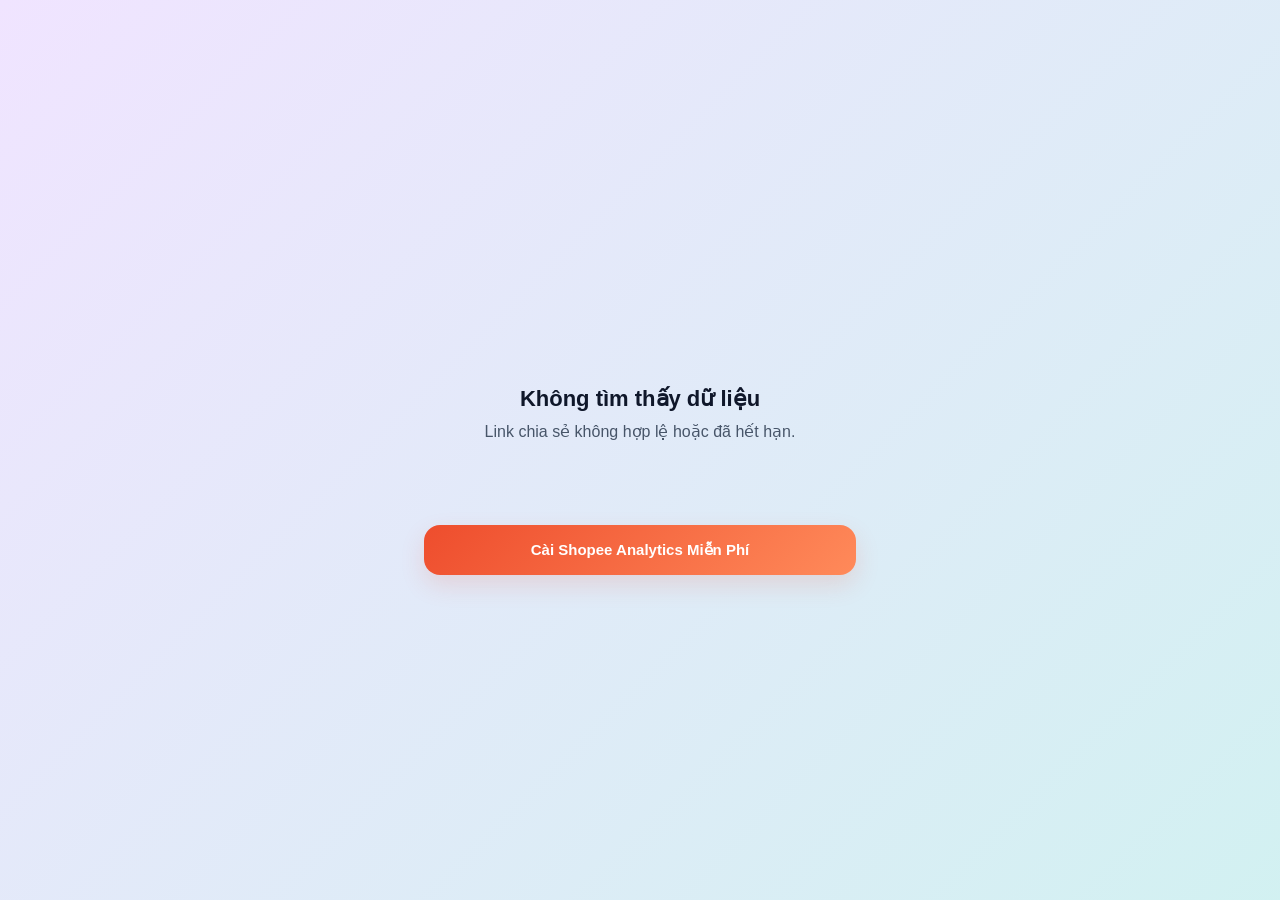
<file: share/index.html>
<!DOCTYPE html>
<html lang="vi">

<head>
  <meta charset="UTF-8">
  <meta name="viewport" content="width=device-width, initial-scale=1.0">
  <title>Shopee Analytics — Xem thống kê chi tiêu của tôi!</title>
  <link rel="icon" type="image/png" href="../extension/icons/icon128.png">

  <meta property="og:title" content="Xem thống kê chi tiêu Shopee của tôi!">
  <meta property="og:description" content="Tôi đã chi tiêu bao nhiêu tiền trên Shopee? Khám phá cùng Shopee Analytics.">
  <meta property="og:type" content="website">
  <meta name="twitter:card" content="summary_large_image">

  <link rel="stylesheet" href="styles.css">
</head>

<body>
  <script>
    window.addEventListener('error', function(e) {
      var div = document.createElement('div');
      div.style.position = 'fixed';
      div.style.top = '0';
      div.style.left = '0';
      div.style.width = '100%';
      div.style.background = 'rgba(255, 0, 0, 0.9)';
      div.style.color = 'white';
      div.style.padding = '15px';
      div.style.zIndex = '999999';
      div.style.fontSize = '14px';
      div.style.fontFamily = 'monospace';
      div.style.whiteSpace = 'pre-wrap';
      div.innerHTML = '<strong>GLOBAL ERROR:</strong> ' + e.message + '<br>Stack: ' + (e.error ? e.error.stack : 'N/A');
      document.body.appendChild(div);
    });
    window.addEventListener('unhandledrejection', function(e) {
      var div = document.createElement('div');
      div.style.position = 'fixed';
      div.style.top = '0';
      div.style.left = '0';
      div.style.width = '100%';
      div.style.background = 'rgba(255, 100, 0, 0.9)';
      div.style.color = 'white';
      div.style.padding = '15px';
      div.style.zIndex = '999999';
      div.style.fontSize = '14px';
      div.style.fontFamily = 'monospace';
      div.style.whiteSpace = 'pre-wrap';
      div.innerHTML = '<strong>UNHANDLED REJECTION:</strong> ' + e.reason + '<br>Stack: ' + (e.reason && e.reason.stack ? e.reason.stack : 'N/A');
      document.body.appendChild(div);
    });
  </script>
  <div class="fluid-bg"></div>
  <canvas id="confetti-canvas"></canvas>

  <div class="story-container" id="story-frame">
    <!-- Story Progress Bar -->
    <div class="story-progress-bar" id="story-pb">
      <div class="story-progress-segment">
        <div class="story-progress-fill"></div>
      </div>
      <div class="story-progress-segment">
        <div class="story-progress-fill"></div>
      </div>
      <div class="story-progress-segment">
        <div class="story-progress-fill"></div>
      </div>
      <div class="story-progress-segment">
        <div class="story-progress-fill"></div>
      </div>
      <div class="story-progress-segment">
        <div class="story-progress-fill"></div>
      </div>
    </div>

    <!-- Slides wrap -->
    <div class="slides-wrap" id="slides-wrap">
      <!-- Will be rendered dynamically via JS -->
    </div>
  </div>

  <!-- Theme Toggle (top-left) -->
  <button id="btn-theme" class="btn-theme-pill" title="Chuyển Dark/Light Mode" aria-label="Toggle dark mode" style="display: none;">
    <span id="theme-icon">🌙</span>
    <span id="theme-label">Tối</span>
  </button>


  <!-- Actions Panel (bottom) -->
  <div id="actions-panel" class="actions-panel" style="display: none;">
    <button id="btn-download-img" class="action-btn btn-primary" title="Xem và lưu ảnh">💾 Ảnh</button>
    <button id="btn-download-vid" class="action-btn" title="Quay video Story">🎥 Video</button>
  </div>

  <!-- Image Preview Modal -->
  <div id="img-preview-overlay" class="img-preview-overlay">
    <div class="img-preview-frame" id="img-preview-frame">
      <div class="img-preview-loading" id="img-preview-loading">
        <div class="img-preview-spinner"></div>
        <span>Đang tạo ảnh...</span>
      </div>
    </div>
    <div class="img-preview-actions" id="img-preview-actions" style="display: none;">
      <button class="img-action-btn primary" id="btn-img-download">⬇️ Tải về</button>
      <button class="img-action-btn secondary" id="btn-img-copy">📋 Sao chép</button>
    </div>
  </div>

  <!-- Toast Message -->
  <div id="toast" class="toast"></div>

  <div id="error-root" style="display: none; width: 100%; max-width: 480px;"></div>

  <!-- Video Recording Overlay -->
  <div id="video-recording-overlay" class="video-recording-overlay" style="display: none;">
    <div class="video-recording-card">
      <div class="video-recording-spinner"></div>
      <div class="video-recording-progress" id="video-recording-progress">Đang quay video: 0%</div>
      <div class="video-recording-tip">Vui lòng giữ tab này hoạt động để quá trình quay không bị gián đoạn...</div>
      <button class="video-cancel-btn" id="btn-video-cancel">Hủy quay</button>
    </div>
  </div>

  <script src="script.js"></script>
</body>

</html>
</file>
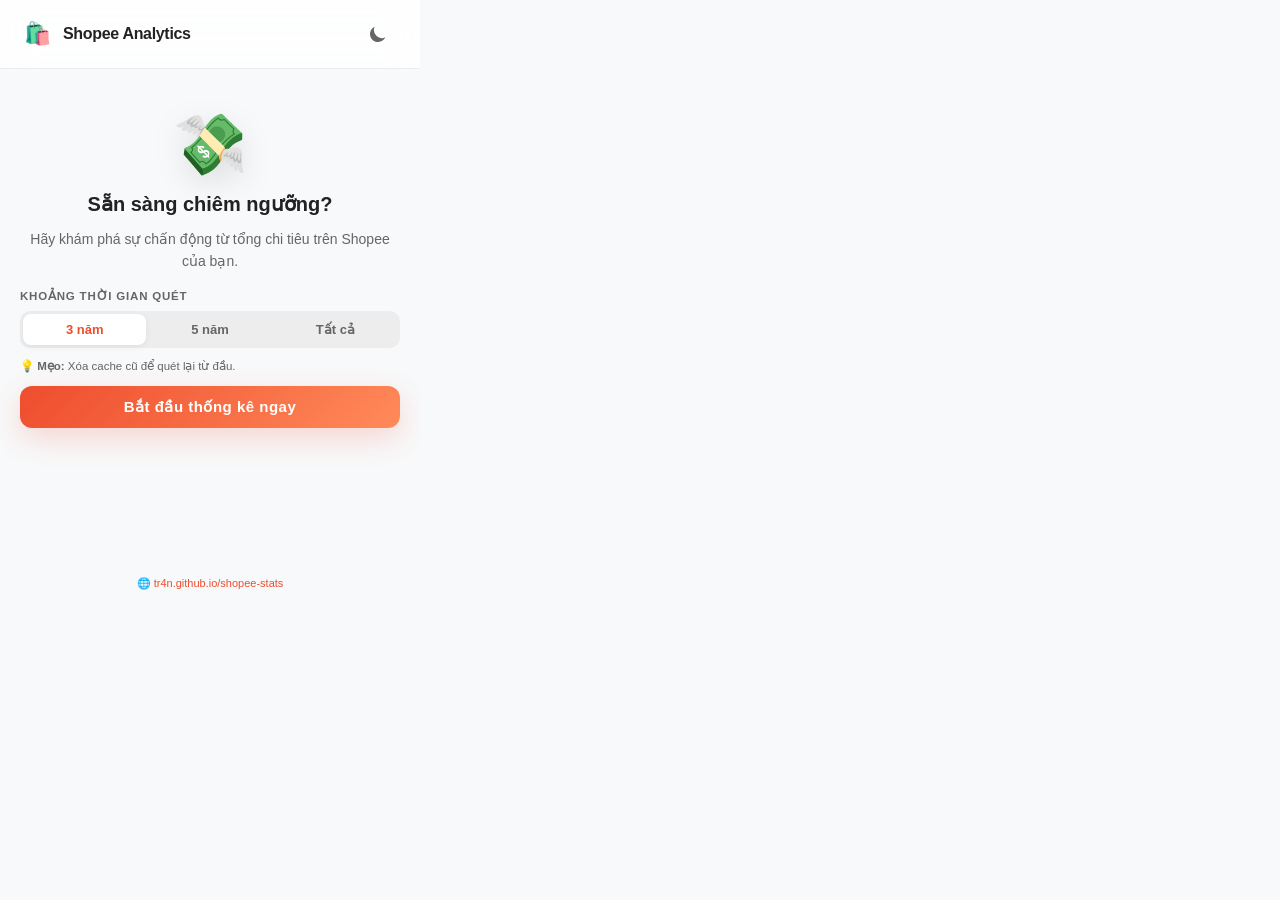
<file: extension/popup/index.html>
<!DOCTYPE html>
<html lang="vi">

<head>
  <meta charset="UTF-8">
  <meta name="viewport" content="width=device-width, initial-scale=1.0">
  <title>Shopee Analytics</title>
  <link rel="icon" type="image/png" href="../icons/icon128.png">
  <link rel="stylesheet" href="style.css">
</head>

<body>
  <div class="app-container">
    <header class="header">
      <div class="logo">
        <span style="font-size: 22px; line-height: 1;">🛍️</span>
        <h1>Shopee Analytics</h1>
      </div>
      <button id="theme-toggle" class="icon-btn" title="Chuyển chế độ giao diện">
        <svg id="theme-icon" fill="currentColor" viewBox="0 0 20 20">
          <path d="M17.293 13.293A8 8 0 016.707 2.707a8.001 8.001 0 1010.586 10.586z"></path>
        </svg>
      </button>
    </header>

    <main class="main-content">
      <!-- Initial State -->
      <div id="initial-state" class="state-view active">
        <div class="hero-icon">💸</div>
        <h2 class="hero-title">Sẵn sàng chiêm ngưỡng?</h2>
        <p class="description">Hãy khám phá sự chấn động từ tổng chi tiêu trên Shopee của bạn.</p>



        <!-- Time Range Selection -->
        <div class="range-selector">
          <label class="range-label">Khoảng thời gian quét</label>
          <div class="range-group" id="range-group">
            <button type="button" class="range-btn active" data-value="3">3 năm</button>
            <button type="button" class="range-btn" data-value="5">5 năm</button>
            <button type="button" class="range-btn" data-value="all">Tất cả</button>
          </div>
        </div>

        <div id="cache-info" class="cache-info hidden">
          <span class="cache-icon">⚡</span>
          <span id="cache-badge-text" class="cache-badge-text"></span>
          <button id="btn-clear-cache" class="btn-cache-clear">Xóa</button>
        </div>

        <p id="cache-tip" class="cache-tip hidden" style="font-size: 11.5px; color: var(--text-muted); text-align: left; width: 100%; margin-top: -8px; margin-bottom: 12px; line-height: 1.4;">
          💡 <strong>Mẹo:</strong> Xóa cache cũ để quét lại từ đầu.
        </p>

        <button id="btn-start" class="btn-primary">Bắt đầu thống kê ngay</button>
        <p id="error-message" class="error-text"></p>
      </div>

      <!-- No Shopee State (Onboarding Guide) -->
      <div id="no-shopee-state" class="state-view">
        <div class="hero-icon" style="font-size: 44px; margin: 12px 0 8px;">🛍️</div>
        <h2 class="hero-title" style="font-size: 18px; margin-bottom: 6px;">Mở Shopee để bắt đầu</h2>
        <p class="description" style="font-size: 13px; margin-bottom: 8px; line-height: 1.4;">Tiện ích chỉ hoạt động khi bạn đang mở trang Shopee.vn và đã đăng nhập tài khoản.</p>

        <!-- Mock Browser Illustration -->
        <div class="mock-browser">
          <div class="mock-browser-header">
            <div class="mock-browser-dots">
              <span class="dot red"></span>
              <span class="dot yellow"></span>
              <span class="dot green"></span>
            </div>
            <div class="mock-browser-address">shopee.vn</div>
            <div class="mock-browser-toolbar">
              <span class="toolbar-btn">🧩</span>
              <span class="toolbar-btn pulse-orange">🛍️</span>
            </div>
          </div>
          <div class="mock-browser-body">
            <div class="mock-popup-arrow"></div>
            <div class="mock-popup-content">
              <div class="mock-popup-title">Shopee Analytics 🛍️</div>
              <button class="mock-popup-btn" style="pointer-events: none;">Bắt đầu thống kê</button>
            </div>
          </div>
        </div>

        <div class="step-tip" style="width: 100%; margin-bottom: 12px; margin-top: 4px; padding-top: 8px; font-size: 11.5px; line-height: 1.4;">
          💡 <strong>Mẹo nhỏ:</strong> Nếu không thấy biểu tượng 🛍️, hãy bấm vào nút mảnh ghép 🧩 (Extensions) và ghim (pin) Shopee Analytics ra ngoài nhé!
        </div>

        <button id="btn-go-to-shopee" class="btn-primary">Mở trang Shopee.vn ngay</button>
      </div>

      <!-- Loading State -->
      <div id="loading-state" class="state-view">
        <div class="loader-container">
          <div class="spinner-outer"></div>
          <div class="spinner-inner"></div>
          <div class="spinner-center">🛍️</div>
        </div>
        <h2 class="loading-title">Đang chuẩn bị...</h2>
        <div class="progress-wrapper">
          <div class="progress-bar-track">
            <div id="progress-bar-fill" class="progress-bar-fill"></div>
          </div>
          <p id="progress-text" class="progress-text">Vui lòng chờ trong giây lát</p>
        </div>

        <!-- Tip Card Container -->
        <div id="loading-tip-container" class="loading-tip-container">
          <div class="tip-icon-wrapper">
            <span class="tip-icon">💡</span>
          </div>
          <p id="loading-tip" class="loading-tip">Đang chuẩn bị hiển thị...</p>
        </div>

        <button id="btn-cancel-progress" class="btn-outline-sm" style="margin-top: 12px; width: 100%; padding: 10px; font-size: 13px;">Hủy tiến trình</button>

        <!-- Debug Panel -->
        <div id="debug-panel" class="debug-panel"
          style="display: none; margin-top: 15px; font-size: 12px; opacity: 0.7;">
          <details>
            <summary style="cursor: pointer;">🔍 Thông tin debug</summary>
            <div class="debug-content"
              style="margin-top: 8px; padding: 8px; background: rgba(0,0,0,0.1); border-radius: 4px; font-family: monospace;">
              <div><strong>Thời gian:</strong> <span id="debug-timer">0s</span></div>
              <div><strong>URL:</strong> <span id="debug-url">-</span></div>
              <div><strong>Status:</strong> <span id="debug-status">Đang khởi tạo</span></div>
              <button id="btn-cancel-debug" class="btn-secondary"
                style="margin-top: 10px; width: 100%; padding: 8px;">Hủy tiến trình</button>
            </div>
          </details>
        </div>
      </div>

      <!-- Result State -->
      <div id="result-state" class="state-view">
        <div class="summary-card glass elegant-card">
          <h3 class="card-title">TỔNG CHI TIÊU</h3>
          <h2 id="total-spent" class="huge-amount elegant-amount">0đ</h2>
          
          <div class="rank-badge-wrapper">
            <div class="badge rank-badge" id="rank-badge">Tính toán...</div>
          </div>

          <div id="trend-row" class="trend-row hidden"></div>

          <div id="percentile-row" class="percentile-row hidden">
            <span id="percentile-text" class="percentile-text"></span>
          </div>
        </div>

        <div class="action-row" style="flex-direction: column; gap: 10px; margin-top: 16px; width: 100%;">
          <button id="btn-open-dashboard" class="btn-primary btn-elegant" style="width: 100%;">📊 Xem báo cáo chi tiết</button>
          <button id="btn-restart" class="btn-outline-sm" style="width: 100%; padding: 11px; font-size: 13.5px;">↺ Thống kê lại</button>
        </div>
      </div>
    </main>
    <footer class="app-footer"
      style="text-align: center; padding: 10px; font-size: 11px; color: var(--muted); border-top: 1px solid var(--border);">
      <span id="author-info"></span>
    </footer>
  </div>
  <script src="../lz-string.js"></script>
  <script src="../vn-time.js"></script>
  <script src="../config.js"></script>
  <script src="script.js"></script>
</body>

</html>
</file>
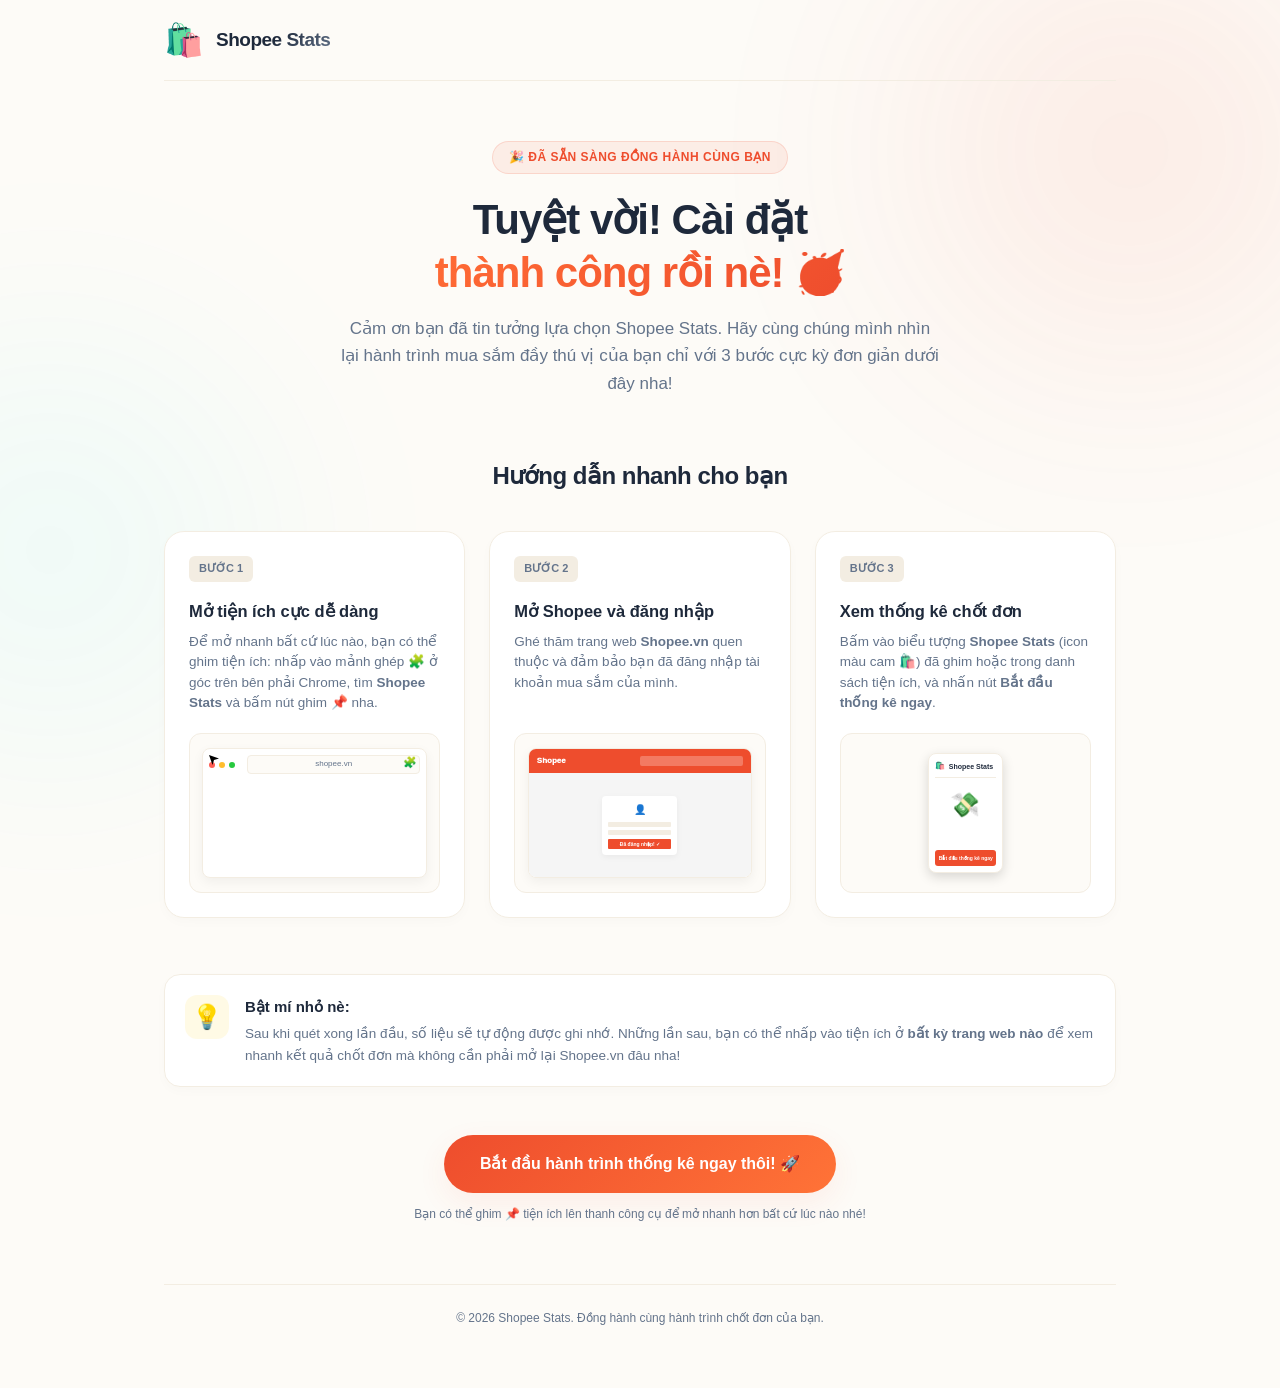
<file: extension/welcome/index.html>
<!DOCTYPE html>
<html lang="vi">
<head>
  <meta charset="UTF-8">
  <meta name="viewport" content="width=device-width, initial-scale=1.0">
  <title>Chào mừng bạn đến với Shopee Stats! 🛍️✨</title>
  <link rel="icon" type="image/png" href="../icons/icon128.png">
  <link rel="stylesheet" href="style.css">
</head>
<body>
  <!-- Ambient Lights -->
  <div class="glowing-bg glow-orange"></div>
  <div class="glowing-bg glow-blue"></div>

  <div class="container animate-fade-in">
    <!-- Header -->
    <header class="header">
      <div class="logo">
        <span style="font-size: 32px; line-height: 1;">🛍️</span>
        <span>Shopee Stats</span>
      </div>
    </header>

    <!-- Hero Section -->
    <main class="hero-section">
      <div class="welcome-badge">🎉 ĐÃ SẴN SÀNG ĐỒNG HÀNH CÙNG BẠN</div>
      <h1 class="hero-title">Tuyệt vời! Cài đặt<br><span>thành công rồi nè! 🥳</span></h1>
      <p class="hero-subtitle">Cảm ơn bạn đã tin tưởng lựa chọn Shopee Stats. Hãy cùng chúng mình nhìn lại hành trình mua sắm đầy thú vị của bạn chỉ với 3 bước cực kỳ đơn giản dưới đây nha!</p>
    </main>

    <!-- Guide Steps Section -->
    <section class="guide-section">
      <h2 class="section-title">Hướng dẫn nhanh cho bạn</h2>
      
      <div class="steps-grid">
        <!-- Step 1: Pin Extension -->
        <div class="step-card">
          <div class="step-badge">Bước 1</div>
          <h3 class="step-title">Mở tiện ích cực dễ dàng</h3>
          <p class="step-desc">Để mở nhanh bất cứ lúc nào, bạn có thể ghim tiện ích: nhấp vào mảnh ghép 🧩 ở góc trên bên phải Chrome, tìm <strong>Shopee Stats</strong> và bấm nút ghim 📌 nha.</p>
          
          <!-- Animated Chrome Toolbar Mockup -->
          <div class="mockup-container">
            <div class="chrome-toolbar">
              <div class="toolbar-left">
                <div class="browser-dot red"></div>
                <div class="browser-dot yellow"></div>
                <div class="browser-dot green"></div>
                <div class="address-bar">shopee.vn</div>
              </div>
              <div class="toolbar-right">
                <div class="toolbar-icon puzzle-icon">🧩</div>
                <div class="toolbar-icon extension-icon-pinned animate-pin-target">🛍️</div>
              </div>
              
              <!-- Puzzle Dropdown Mockup -->
              <div class="puzzle-dropdown">
                <div class="dropdown-header">Tiện ích đã cài đặt</div>
                <div class="extension-item">
                  <span class="ext-icon">🛍️</span>
                  <span class="ext-name">Thống Kê Shopee</span>
                  <span class="ext-pin animate-pin-click">📌</span>
                </div>
              </div>

              <!-- Animated Mouse Pointer -->
              <div class="mouse-pointer"></div>
            </div>
          </div>
        </div>

        <!-- Step 2: Login to Shopee -->
        <div class="step-card">
          <div class="step-badge">Bước 2</div>
          <h3 class="step-title">Mở Shopee và đăng nhập</h3>
          <p class="step-desc">Ghé thăm trang web <strong>Shopee.vn</strong> quen thuộc và đảm bảo bạn đã đăng nhập tài khoản mua sắm của mình.</p>
          
          <!-- Shopee Login Page Mockup -->
          <div class="mockup-container">
            <div class="shopee-mockup">
              <div class="shopee-header">
                <div class="shopee-logo">Shopee</div>
                <div class="shopee-search-bar"></div>
              </div>
              <div class="shopee-body">
                <div class="login-box-mockup">
                  <div class="login-avatar">👤</div>
                  <div class="login-inputs">
                    <div class="mock-input"></div>
                    <div class="mock-input"></div>
                  </div>
                  <div class="login-btn-mockup animate-pulse-btn">Đã đăng nhập! ✓</div>
                </div>
              </div>
            </div>
          </div>
        </div>

        <!-- Step 3: Run Stats -->
        <div class="step-card">
          <div class="step-badge">Bước 3</div>
          <h3 class="step-title">Xem thống kê chốt đơn</h3>
          <p class="step-desc">Bấm vào biểu tượng <strong>Shopee Stats</strong> (icon màu cam 🛍️) đã ghim hoặc trong danh sách tiện ích, và nhấn nút <strong>Bắt đầu thống kê ngay</strong>.</p>
          
          <!-- Popup Mockup -->
          <div class="mockup-container">
            <div class="popup-mockup">
              <div class="popup-header">
                <span class="popup-logo-icon">🛍️</span>
                <span class="popup-title-text">Shopee Stats</span>
              </div>
              <div class="popup-body">
                <div class="popup-icon-large">💸</div>
                <div class="popup-btn-primary animate-pulse-popup-btn">Bắt đầu thống kê ngay</div>
              </div>
            </div>
          </div>
        </div>
      </div>
    </section>

    <!-- Tips & Cache Explanation Section -->
    <section class="tips-section">
      <div class="tip-card">
        <div class="tip-icon">💡</div>
        <div class="tip-content">
          <h4 class="tip-title">Bật mí nhỏ nè:</h4>
          <p class="tip-desc">Sau khi quét xong lần đầu, số liệu sẽ tự động được ghi nhớ. Những lần sau, bạn có thể nhấp vào tiện ích ở <strong>bất kỳ trang web nào</strong> để xem nhanh kết quả chốt đơn mà không cần phải mở lại Shopee.vn đâu nha!</p>
        </div>
      </div>
    </section>

    <!-- Call to Action -->
    <section class="cta-section">
      <a href="https://shopee.vn" target="_blank" class="btn-primary-lg" id="btn-start-now">
        Bắt đầu hành trình thống kê ngay thôi! 🚀
      </a>
      <p class="cta-sub">Bạn có thể ghim 📌 tiện ích lên thanh công cụ để mở nhanh hơn bất cứ lúc nào nhé!</p>
    </section>

    <!-- Footer -->
    <footer class="footer">
      <p>© 2026 Shopee Stats. Đồng hành cùng hành trình chốt đơn của bạn.</p>
    </footer>
  </div>

  <script src="script.js"></script>
</body>
</html>
</file>
<file: share/styles.css>
*,
*::before,
*::after {
  box-sizing: border-box;
  margin: 0;
  padding: 0;
}

:root {
  --primary: #ee4d2d;
  --primary-light: #ff7555;
  --green: #26aa99;
  --dark: #f8fafc;
  --card-bg: rgba(255, 255, 255, 0.45);
  --surface: rgba(255, 255, 255, 0.85);
  --text: #0f172a;
  --text-muted: #475569;
  /* Dark mode tokens */
  --bg-fluid-1: #fffcfb;
  --bg-fluid-2: #ffddd3;
  --bg-fluid-3: #c8f5ed;
  --bg-fluid-4: #f0e4ff;
  --container-bg: rgba(255, 255, 255, 0.42);
  --container-border: rgba(255, 255, 255, 0.7);
  --glass-bg: rgba(255, 255, 255, 0.52);
  --glass-border: rgba(255, 255, 255, 0.85);
  --statbox-bg: rgba(255, 255, 255, 0.65);
  --statbox-border: rgba(255, 255, 255, 0.85);
  --footer-border: rgba(0, 0, 0, 0.05);
  --brand-color: var(--text-muted);
  --progress-bg: rgba(0, 0, 0, 0.08);
}

/* ── Dark Mode tokens ─────────────────────────────── */
[data-theme="dark"] {
  --dark: #0d0d12;
  --card-bg: rgba(255, 255, 255, 0.06);
  --surface: rgba(255, 255, 255, 0.1);
  --text: #f1f5f9;
  --text-muted: #94a3b8;
  --bg-fluid-1: #13111c;
  --bg-fluid-2: #1e1120;
  --bg-fluid-3: #0f1e1d;
  --bg-fluid-4: #1a1128;
  --container-bg: rgba(255, 255, 255, 0.07);
  --container-border: rgba(255, 255, 255, 0.12);
  --glass-bg: rgba(255, 255, 255, 0.07);
  --glass-border: rgba(255, 255, 255, 0.12);
  --statbox-bg: rgba(255, 255, 255, 0.08);
  --statbox-border: rgba(255, 255, 255, 0.12);
  --footer-border: rgba(255, 255, 255, 0.08);
  --brand-color: #94a3b8;
  --progress-bg: rgba(255, 255, 255, 0.12);
}

html,
body {
  width: 100%;
  height: 100%;
  overflow: hidden;
}

body {
  font-family: Arial, Helvetica, sans-serif;
  background: var(--dark);
  color: var(--text);
  display: flex;
  justify-content: center;
  align-items: center;
  padding: 0;
  margin: 0;
}

/* Animated background gradient */
.fluid-bg {
  position: fixed;
  top: 0;
  left: 0;
  right: 0;
  bottom: 0;
  background: linear-gradient(-45deg, var(--bg-fluid-1), var(--bg-fluid-2), var(--bg-fluid-3), var(--bg-fluid-4));
  background-size: 400% 400%;
  animation: fluidGrad 16s ease infinite;
  z-index: 0;
  transition: background 0.6s ease;
}

@keyframes fluidGrad {
  0% {
    background-position: 0% 50%;
  }

  50% {
    background-position: 100% 50%;
  }

  100% {
    background-position: 0% 50%;
  }
}

/* Centered Story Frame */
.story-container {
  width: 100%;
  max-width: 480px;
  height: calc(100% - 90px);
  margin-bottom: 90px;
  background: var(--container-bg);
  backdrop-filter: blur(20px);
  -webkit-backdrop-filter: blur(20px);
  position: relative;
  z-index: 1;
  display: flex;
  flex-direction: column;
  overflow: hidden;
  border: 1px solid var(--container-border);
  box-shadow: 0 24px 64px rgba(238, 77, 45, 0.08);
  transition: background 0.5s ease, border-color 0.5s ease;
}

@media (min-width: 480px) {
  .story-container {
    border-radius: 28px;
    height: 84%;
    max-height: 720px;
    margin-bottom: 80px;
  }
}

/* Story Progress Indicators */
.story-progress-bar {
  display: flex;
  padding: 16px;
  gap: 6px;
  position: absolute;
  top: 0;
  left: 0;
  right: 0;
  z-index: 10;
}

.story-progress-segment {
  flex: 1;
  height: 4px;
  background: var(--progress-bg);
  border-radius: 2px;
  overflow: hidden;
  transition: background 0.4s ease;
}

.story-progress-fill {
  height: 100%;
  width: 0%;
  background: var(--primary);
}

/* Slides Wrap */
.slides-wrap {
  flex: 1;
  position: relative;
  margin-top: 30px;
  /* spacing for progress bar */
  display: flex;
  flex-direction: column;
  height: calc(100% - 30px);
}

.slide {
  position: absolute;
  top: 0;
  left: 0;
  right: 0;
  bottom: 0;
  padding: 24px;
  display: flex;
  flex-direction: column;
  justify-content: space-between;
  opacity: 0;
  pointer-events: none;
  transform: scale(0.96);
  transition: opacity 0.5s cubic-bezier(0.16, 1, 0.3, 1), transform 0.5s cubic-bezier(0.16, 1, 0.3, 1);
  z-index: 1;
}

.slide.active {
  opacity: 1;
  pointer-events: auto;
  transform: scale(1);
  z-index: 2;
}

/* Glassmorphism Containers */
.glass-card {
  background: var(--glass-bg);
  border: 1px solid var(--glass-border);
  border-radius: 24px;
  padding: 24px;
  backdrop-filter: blur(16px);
  -webkit-backdrop-filter: blur(16px);
  box-shadow: 0 12px 32px rgba(238, 77, 45, 0.05);
  transition: background 0.4s ease, border-color 0.4s ease;
}

/* Typography & Animations */
.slide-title {
  font-size: 16px;
  font-weight: 800;
  color: var(--primary);
  letter-spacing: 1.5px;
  text-transform: uppercase;
  margin-bottom: 6px;
}

.slide-desc {
  font-size: 14px;
  font-weight: 600;
  line-height: 1.5;
  color: var(--text-muted);
  margin-bottom: 20px;
}

.huge-amount {
  font-size: clamp(36px, 9vw, 52px);
  font-weight: 900;
  color: var(--text);
  letter-spacing: -1.5px;
  margin: 12px 0;
  background: linear-gradient(135deg, #ee4d2d 0%, #ff7a50 100%);
  -webkit-background-clip: text;
  -webkit-text-fill-color: transparent;
  filter: drop-shadow(0 2px 4px rgba(238, 77, 45, 0.15));
}

.rank-badge {
  display: inline-flex;
  align-items: center;
  padding: 10px 18px;
  border-radius: 12px;
  background: #fff5f2;
  color: var(--primary);
  font-size: 14px;
  font-weight: 800;
  border: 2px dashed rgba(238, 77, 45, 0.35);
  box-shadow: 0 4px 12px rgba(238, 77, 45, 0.05);
  transform: rotate(-1.5deg);
  transition: all 0.2s;
}

/* Stats Grid */
.stats-grid {
  display: grid;
  grid-template-columns: 1fr 1fr;
  gap: 12px;
  margin: 20px 0;
}

.stat-box {
  background: var(--statbox-bg);
  border: 1px solid var(--statbox-border);
  border-radius: 16px;
  padding: 16px;
  box-shadow: 0 4px 12px rgba(0, 0, 0, 0.01);
  transition: transform 0.2s, background 0.4s ease, border-color 0.4s ease;
}
.stat-box:hover {
  transform: translateY(-2px);
}

.stat-val {
  font-size: 22px;
  font-weight: 800;
  color: var(--text);
}

.stat-val.green {
  color: var(--green);
}

.stat-lbl {
  font-size: 11px;
  color: var(--text-muted);
  margin-top: 4px;
  font-weight: 700;
  text-transform: uppercase;
  letter-spacing: 0.5px;
}

/* Polaroid Styled Product Card */
.polaroid-card {
  background: #ffffff;
  border: 1px solid rgba(0, 0, 0, 0.05);
  border-radius: 6px;
  padding: 16px;
  box-shadow: 0 10px 30px rgba(0, 0, 0, 0.05);
  transform: rotate(2deg);
  transition: transform 0.3s cubic-bezier(0.175, 0.885, 0.32, 1.275);
  margin: 15px auto;
  max-width: 320px;
  width: 100%;
}
.polaroid-card:hover {
  transform: rotate(-1.5deg) scale(1.02);
}
.polaroid-photo-area {
  background: #fafafa;
  border: 1px solid #f2f2f2;
  border-radius: 4px;
  aspect-ratio: 4/3;
  display: flex;
  align-items: center;
  justify-content: center;
  margin-bottom: 14px;
  position: relative;
}
.polaroid-badge {
  position: absolute;
  top: -10px;
  right: -10px;
  background: #ffd700;
  color: #7c5e00;
  font-size: 10px;
  font-weight: 800;
  padding: 4px 8px;
  border-radius: 8px;
  border: 1px solid rgba(0, 0, 0, 0.08);
  box-shadow: 0 2px 6px rgba(0, 0, 0, 0.1);
  transform: rotate(8deg);
}

.top-item-emoji {
  font-size: 48px;
  animation: pulseEmoji 3s infinite ease-in-out;
}

@keyframes pulseEmoji {
  0% {
    transform: scale(1);
  }

  50% {
    transform: scale(1.1);
    filter: drop-shadow(0 0 10px rgba(255, 215, 0, 0.3));
  }

  100% {
    transform: scale(1);
  }
}

.polaroid-card-name {
  font-size: 16px;
  font-weight: 800;
  color: #0f172a;
  line-height: 1.4;
  text-align: center;
  display: -webkit-box;
  -webkit-line-clamp: 2;
  -webkit-box-orient: vertical;
  overflow: hidden;
  text-overflow: ellipsis;
  margin-bottom: 8px;
}

.polaroid-card-footer {
  font-size: 12px;
  font-weight: 600;
  color: #64748b;
  text-align: center;
}

/* Year Chart */
.year-chart {
  display: flex;
  flex-direction: row;
  align-items: stretch;
  gap: 16px;
  margin: 16px 0;
  max-height: 260px;
  overflow-y: auto;
  padding-right: 6px;
}
.year-chart-col {
  flex: 1;
  display: flex;
  flex-direction: column;
  gap: 10px;
}
/* Webkit scrollbar styling */
.year-chart::-webkit-scrollbar {
  width: 4px;
}
.year-chart::-webkit-scrollbar-track {
  background: rgba(0, 0, 0, 0.02);
  border-radius: 10px;
}
.year-chart::-webkit-scrollbar-thumb {
  background: rgba(238, 77, 45, 0.25);
  border-radius: 10px;
}
.year-chart::-webkit-scrollbar-thumb:hover {
  background: rgba(238, 77, 45, 0.45);
}

.year-row {
  display: flex;
  align-items: center;
  gap: 8px;
}

.year-label {
  font-size: 11.5px;
  font-weight: 800;
  width: 32px;
  color: var(--text-muted);
}

.year-bar-track {
  flex: 1;
  height: 6px;
  background: rgba(0, 0, 0, 0.05);
  border-radius: 3px;
  overflow: hidden;
}

.year-bar-fill {
  height: 100%;
  background: rgba(0, 0, 0, 0.1);
  width: 0%;
  border-radius: 3px;
  transition: width 1s cubic-bezier(0.16, 1, 0.3, 1);
}

.year-bar-fill.active-year {
  background: linear-gradient(90deg, #ee4d2d, #ff8a5a);
}

.year-val {
  font-size: 11.5px;
  font-weight: 800;
  color: var(--text);
  min-width: 42px;
  text-align: right;
}

/* CTA Section */
.cta-card {
  text-align: center;
  display: flex;
  flex-direction: column;
  align-items: center;
  gap: 16px;
}

.cta-btn {
  display: inline-flex;
  background: linear-gradient(135deg, var(--primary) 0%, #ff8a5a 100%);
  color: white !important;
  text-decoration: none;
  font-size: 15px;
  font-weight: 800;
  padding: 16px 28px;
  border-radius: 16px;
  box-shadow: 0 10px 24px rgba(238, 77, 45, 0.15);
  transition: transform 0.2s, box-shadow 0.2s;
  width: 100%;
  justify-content: center;
}

.cta-btn:hover {
  transform: translateY(-2px);
  box-shadow: 0 12px 30px rgba(238, 77, 45, 0.25);
}

.cta-btn:active {
  transform: translateY(0);
}

.sticker-slogan {
  background: #ffece4;
  border: 2px dashed rgba(238, 77, 45, 0.35);
  border-radius: 12px;
  padding: 10px 16px;
  font-size: 14px;
  color: var(--primary);
  font-weight: 800;
  margin: 10px 0;
  animation: rotateSticker 6s infinite ease-in-out;
  box-shadow: 0 4px 10px rgba(238, 77, 45, 0.03);
}

@keyframes rotateSticker {
  0% {
    transform: rotate(-2deg);
  }

  50% {
    transform: rotate(2deg) scale(1.03);
  }

  100% {
    transform: rotate(-2deg);
  }
}

/* Footer Brand mark */
.story-footer {
  display: flex;
  justify-content: space-between;
  align-items: center;
  border-top: 1px solid var(--footer-border);
  padding-top: 16px;
  margin-top: 20px;
  transition: border-color 0.4s ease;
}

.brand-logo {
  display: inline-flex;
  align-items: center;
  gap: 6px;
  font-size: 12px;
  font-weight: 700;
  color: var(--brand-color);
  text-decoration: none;
  transition: color 0.3s ease, opacity 0.3s ease;
}

.brand-logo:hover {
  color: var(--primary);
  opacity: 0.9;
}

.brand-logo-img {
  width: 18px;
  height: 18px;
  border-radius: 4px;
  object-fit: contain;
}

.brand-date {
  font-size: 10px;
  font-weight: 700;
  color: var(--text-muted);
}

/* Touch navigation overlay hint */
.story-nav-overlay {
  position: absolute;
  top: 0;
  left: 0;
  right: 0;
  bottom: 0;
  z-index: 4;
  pointer-events: none;
  display: flex;
}

.nav-zone-left {
  width: 30%;
  height: 100%;
  pointer-events: auto;
  cursor: w-resize;
}

.nav-zone-right {
  width: 70%;
  height: 100%;
  pointer-events: auto;
  cursor: e-resize;
}

/* Ensure interactive elements inside slides are above the nav overlay */
.cta-btn,
.story-footer,
.story-footer a,
.story-footer .brand-logo {
  position: relative;
  z-index: 6;
}

/* Error */
.error-msg {
  text-align: center;
  padding: 60px 20px;
  color: var(--text-muted);
  position: relative;
  z-index: 10;
}

.error-msg h2 {
  color: var(--text);
  margin-bottom: 10px;
  font-size: 22px;
}

/* Confetti canvas */
#confetti-canvas {
  position: fixed;
  top: 0;
  left: 0;
  width: 100%;
  height: 100%;
  pointer-events: none;
  z-index: 99;
}

/* Theme toggle pill (top-left) */
.btn-theme-pill {
  position: fixed;
  top: 16px;
  left: 16px;
  z-index: 200;
  background: rgba(255, 255, 255, 0.75);
  backdrop-filter: blur(16px);
  -webkit-backdrop-filter: blur(16px);
  border: 1px solid rgba(255, 255, 255, 0.8);
  border-radius: 50px;
  padding: 8px 14px;
  display: inline-flex;
  align-items: center;
  gap: 6px;
  font-size: 12px;
  font-weight: 700;
  color: #64748b;
  cursor: pointer;
  box-shadow: 0 4px 16px rgba(0, 0, 0, 0.08);
  transition: all 0.2s ease;
  outline: none;
}
.btn-theme-pill:hover {
  background: rgba(255, 255, 255, 0.95);
  box-shadow: 0 6px 20px rgba(0, 0, 0, 0.12);
  transform: translateY(-1px);
}
[data-theme="dark"] .btn-theme-pill {
  background: rgba(255, 255, 255, 0.08);
  border-color: rgba(255, 255, 255, 0.12);
  color: #94a3b8;
}
[data-theme="dark"] .btn-theme-pill:hover {
  background: rgba(255, 255, 255, 0.14);
}

/* Personality card (Slide 3) */
.personality-card {
  background: var(--card-bg);
  backdrop-filter: blur(20px);
  -webkit-backdrop-filter: blur(20px);
  border: 1px solid var(--glass-border);
  border-radius: 24px;
  padding: 28px 24px 24px;
  text-align: center;
  box-shadow: 0 8px 32px rgba(0, 0, 0, 0.08);
}
.personality-icon-wrap {
  width: 80px;
  height: 80px;
  border-radius: 50%;
  background: rgba(238, 77, 45, 0.08);
  display: flex;
  align-items: center;
  justify-content: center;
  margin: 0 auto 16px;
}
[data-theme="dark"] .personality-icon-wrap {
  background: rgba(238, 77, 45, 0.15);
}
.personality-icon {
  font-size: 44px;
  line-height: 1;
  display: block;
  animation: pulseEmoji 2s ease-in-out infinite;
}
.personality-badge {
  display: inline-block;
  padding: 5px 14px;
  border-radius: 20px;
  font-size: 12px;
  font-weight: 800;
  letter-spacing: 0.3px;
  margin-bottom: 14px;
}
[data-theme="dark"] .personality-badge {
  filter: brightness(0.85) saturate(1.1);
}
.personality-desc {
  font-size: 13px;
  font-weight: 500;
  line-height: 1.6;
  color: var(--text-muted);
  margin: 0 0 14px;
  text-align: left;
}
.personality-slogan {
  font-size: 13px;
  font-weight: 700;
  font-style: italic;
  color: var(--primary);
  text-align: center;
  border-top: 1px solid var(--glass-border);
  padding-top: 12px;
  margin-top: 4px;
}

/* Share popover */
/* Image preview modal */
.img-preview-overlay {
  position: fixed;
  inset: 0;
  z-index: 400;
  background: rgba(0, 0, 0, 0.72);
  backdrop-filter: blur(12px);
  -webkit-backdrop-filter: blur(12px);
  display: flex;
  flex-direction: column;
  align-items: center;
  justify-content: center;
  padding: 20px;
  gap: 16px;
  opacity: 0;
  pointer-events: none;
  transition: opacity 0.25s ease;
}
.img-preview-overlay.active {
  opacity: 1;
  pointer-events: auto;
}
.img-preview-frame {
  position: relative;
  width: 100%;
  max-width: 520px;
}
.img-preview-frame img {
  width: 100%;
  border-radius: 16px;
  box-shadow: 0 16px 48px rgba(0, 0, 0, 0.5);
  display: block;
}
.img-preview-close {
  position: absolute;
  top: -12px;
  right: -12px;
  width: 32px;
  height: 32px;
  border-radius: 50%;
  background: rgba(15, 23, 42, 0.85);
  border: 2px solid rgba(255, 255, 255, 0.15);
  color: #fff;
  font-size: 16px;
  line-height: 1;
  cursor: pointer;
  display: flex;
  align-items: center;
  justify-content: center;
  outline: none;
  transition: background 0.15s;
}
.img-preview-close:hover {
  background: rgba(238, 77, 45, 0.85);
}
.img-preview-actions {
  display: flex;
  gap: 10px;
  width: 100%;
  max-width: 520px;
}
.img-action-btn {
  flex: 1;
  padding: 14px 16px;
  border-radius: 14px;
  font-size: 14px;
  font-weight: 800;
  cursor: pointer;
  border: none;
  display: flex;
  align-items: center;
  justify-content: center;
  gap: 7px;
  transition: all 0.18s;
  outline: none;
}
.img-action-btn.primary {
  background: linear-gradient(135deg, #ee4d2d 0%, #ff8a5a 100%);
  color: #fff;
  box-shadow: 0 4px 16px rgba(238, 77, 45, 0.35);
}
.img-action-btn.primary:hover {
  box-shadow: 0 6px 20px rgba(238, 77, 45, 0.5);
  transform: translateY(-1px);
}
.img-action-btn.secondary {
  background: rgba(255, 255, 255, 0.15);
  color: #fff;
  border: 1px solid rgba(255, 255, 255, 0.2);
}
.img-action-btn.secondary:hover {
  background: rgba(255, 255, 255, 0.22);
  transform: translateY(-1px);
}
.img-action-btn:active {
  transform: translateY(0) scale(0.98);
}
.img-preview-loading {
  display: flex;
  flex-direction: column;
  align-items: center;
  gap: 12px;
  color: #fff;
  font-size: 14px;
  font-weight: 700;
}
.img-preview-spinner {
  width: 36px;
  height: 36px;
  border: 3px solid rgba(255, 255, 255, 0.2);
  border-top-color: #ee4d2d;
  border-radius: 50%;
  animation: spin 0.7s linear infinite;
}
@keyframes spin { to { transform: rotate(360deg); } }

/* Floating Music Button (top-right) */
#btn-music-float {
  position: fixed;
  top: 16px;
  right: 16px;
  z-index: 200;
  background: rgba(255, 255, 255, 0.75);
  backdrop-filter: blur(16px);
  -webkit-backdrop-filter: blur(16px);
  border: 1px solid rgba(255, 255, 255, 0.8);
  border-radius: 50px;
  padding: 8px 14px;
  display: inline-flex;
  align-items: center;
  gap: 6px;
  font-size: 12px;
  font-weight: 700;
  color: #64748b;
  cursor: pointer;
  box-shadow: 0 4px 16px rgba(0, 0, 0, 0.08);
  transition: all 0.2s ease;
  outline: none;
}
#btn-music-float:hover {
  background: rgba(255, 255, 255, 0.95);
  box-shadow: 0 6px 20px rgba(0, 0, 0, 0.12);
}
#btn-music-float.active {
  background: linear-gradient(135deg, #ee4d2d 0%, #ff8a5a 100%);
  border-color: transparent;
  color: #fff;
  box-shadow: 0 4px 16px rgba(238, 77, 45, 0.3);
}
[data-theme="dark"] #btn-music-float {
  background: rgba(255, 255, 255, 0.08);
  border-color: rgba(255, 255, 255, 0.12);
  color: #94a3b8;
}
[data-theme="dark"] #btn-music-float.active {
  background: linear-gradient(135deg, #ee4d2d 0%, #ff8a5a 100%);
  color: #fff;
}

/* Actions Bar */
.actions-panel {
  position: fixed;
  bottom: 20px;
  left: 50%;
  transform: translateX(-50%);
  z-index: 100;
  display: flex;
  gap: 8px;
  background: rgba(255, 255, 255, 0.6);
  backdrop-filter: blur(20px);
  -webkit-backdrop-filter: blur(20px);
  border: 1px solid rgba(255, 255, 255, 0.7);
  padding: 10px 16px;
  border-radius: 20px;
  box-shadow: 0 10px 30px rgba(238, 77, 45, 0.08);
  width: calc(100% - 32px);
  max-width: 480px;
  transition: background 0.4s ease, border-color 0.4s ease;
}

[data-theme="dark"] .actions-panel {
  background: rgba(20, 18, 30, 0.75);
  border-color: rgba(255, 255, 255, 0.1);
  box-shadow: 0 10px 30px rgba(0, 0, 0, 0.35);
}

[data-theme="dark"] .action-btn {
  background: rgba(255, 255, 255, 0.08);
  color: #e2e8f0;
  border-color: rgba(255, 255, 255, 0.1);
}
[data-theme="dark"] .action-btn:hover {
  background: rgba(255, 255, 255, 0.14);
}
[data-theme="dark"] .action-btn.btn-primary {
  background: linear-gradient(135deg, #ee4d2d 0%, #ff8a5a 100%);
  border-color: transparent;
  color: #fff;
}
[data-theme="dark"] .action-btn.btn-primary:hover {
  background: linear-gradient(135deg, #d94226 0%, #ff7542 100%);
}

.action-btn {
  flex: 1;
  padding: 11px 14px;
  border-radius: 12px;
  font-size: 13px;
  font-weight: 800;
  cursor: pointer;
  border: 1px solid rgba(0, 0, 0, 0.05);
  background: rgba(255, 255, 255, 0.8);
  color: #1e293b;
  display: inline-flex;
  align-items: center;
  justify-content: center;
  gap: 5px;
  transition: all 0.2s;
  outline: none;
  white-space: nowrap;
}

/* Primary share/save buttons */
.action-btn.btn-primary {
  background: linear-gradient(135deg, #ee4d2d 0%, #ff8a5a 100%);
  border: none;
  color: #fff;
  box-shadow: 0 4px 15px rgba(238, 77, 45, 0.2);
}

.action-btn.btn-primary:hover {
  box-shadow: 0 6px 20px rgba(238, 77, 45, 0.3);
}

.action-btn:hover {
  background: rgba(255, 255, 255, 1);
  transform: translateY(-1px);
  box-shadow: 0 4px 12px rgba(0, 0, 0, 0.04);
}

.action-btn.btn-primary:hover {
  background: linear-gradient(135deg, #d94226 0%, #ff7542 100%);
  transform: translateY(-1px);
}

.action-btn:active {
  transform: translateY(0);
}

.action-btn.active {
  background: linear-gradient(135deg, #ee4d2d 0%, #ff8a5a 100%);
  border: none;
  color: #fff;
  box-shadow: 0 4px 15px rgba(238, 77, 45, 0.2);
}

.action-btn.active:hover {
  box-shadow: 0 6px 20px rgba(238, 77, 45, 0.3);
}

[data-theme="dark"] .action-btn.btn-primary {
  background: linear-gradient(135deg, #ee4d2d 0%, #ff8a5a 100%);
  color: #fff;
}

/* Music button icon and equalizer animation */
#music-icon {
  font-size: 14px;
  margin-right: 4px;
  display: inline;
}
.eq-bars {
  display: none;
  align-items: flex-end;
  gap: 2px;
  height: 14px;
  margin-right: 4px;
}
.eq-bar {
  width: 3px;
  border-radius: 2px;
  background: currentColor;
  animation: none;
  height: 4px;
}
.music-playing .eq-bar:nth-child(1) {
  animation: eqBounce1 0.8s ease-in-out infinite;
}
.music-playing .eq-bar:nth-child(2) {
  animation: eqBounce2 0.6s ease-in-out infinite 0.1s;
}
.music-playing .eq-bar:nth-child(3) {
  animation: eqBounce3 0.7s ease-in-out infinite 0.2s;
}
.music-playing .eq-bar:nth-child(4) {
  animation: eqBounce4 0.5s ease-in-out infinite 0.05s;
}
@keyframes eqBounce1 {
  0%, 100% { height: 4px; } 50% { height: 14px; }
}
@keyframes eqBounce2 {
  0%, 100% { height: 10px; } 50% { height: 4px; }
}
@keyframes eqBounce3 {
  0%, 100% { height: 7px; } 50% { height: 13px; }
}
@keyframes eqBounce4 {
  0%, 100% { height: 12px; } 50% { height: 5px; }
}

.toast {
  position: fixed;
  bottom: 90px;
  left: 50%;
  transform: translateX(-50%) translateY(20px);
  background: rgba(15, 23, 42, 0.9);
  color: #fff;
  padding: 10px 20px;
  border-radius: 12px;
  font-size: 13px;
  font-weight: 600;
  z-index: 1000;
  opacity: 0;
  pointer-events: none;
  transition: all 0.3s cubic-bezier(0.16, 1, 0.3, 1);
  box-shadow: 0 4px 20px rgba(0, 0, 0, 0.3);
  text-align: center;
  width: calc(100% - 40px);
  max-width: 400px;
  border: 1px solid rgba(255, 255, 255, 0.08);
}

.toast.show {
  opacity: 1;
  transform: translateX(-50%) translateY(0);
}

/* Video Recording Overlay */
.video-recording-overlay {
  position: fixed;
  inset: 0;
  z-index: 400;
  background: rgba(0, 0, 0, 0.72);
  backdrop-filter: blur(12px);
  -webkit-backdrop-filter: blur(12px);
  display: flex;
  align-items: center;
  justify-content: center;
  padding: 20px;
}

.video-recording-card {
  background: var(--surface);
  border: 1px solid var(--glass-border);
  border-radius: 24px;
  padding: 32px 24px;
  width: 100%;
  max-width: 320px;
  text-align: center;
  box-shadow: 0 20px 48px rgba(0, 0, 0, 0.15);
  display: flex;
  flex-direction: column;
  align-items: center;
  gap: 16px;
}

.video-recording-spinner {
  width: 48px;
  height: 48px;
  border: 4px solid var(--progress-bg);
  border-top-color: var(--primary);
  border-radius: 50%;
  animation: spin 0.8s linear infinite;
}

.video-recording-progress {
  font-size: 16px;
  font-weight: 800;
  color: var(--text);
}

.video-recording-tip {
  font-size: 12px;
  color: var(--text-muted);
  line-height: 1.5;
}

.video-cancel-btn {
  width: 100%;
  padding: 12px;
  border-radius: 12px;
  font-size: 14px;
  font-weight: 800;
  cursor: pointer;
  border: 1px solid var(--container-border);
  background: var(--card-bg);
  color: var(--text);
  transition: all 0.2s;
  outline: none;
}

.video-cancel-btn:hover {
  background: rgba(238, 77, 45, 0.08);
  color: var(--primary);
  border-color: rgba(238, 77, 45, 0.2);
}
</file>
<file: extension/popup/style.css>
:root {
  --primary: #ee4d2d;
  --primary-rgb: 238, 77, 45;
  --primary-hover: #d03d20;
  --bg-color: #f8f9fa;
  --card-bg: #ffffff;
  --text-main: #222222;
  --text-muted: #666666;
  --border-color: #ededed;
  --green: #26aa99;
  --radius-lg: 20px;
  --radius-md: 12px;
  --shadow-sm: 0 4px 12px rgba(0,0,0,0.05);
  --shadow-md: 0 10px 30px rgba(238, 77, 45, 0.2);
  --glass-bg: rgba(255, 255, 255, 0.85);
  --glass-border: rgba(255, 255, 255, 0.5);
}

[data-theme="dark"] {
  --primary: #ff6b4a;
  --primary-rgb: 255, 107, 74;
  --primary-hover: #ff522b;
  --bg-color: #121212;
  --card-bg: #1e1e1e;
  --text-main: #ffffff;
  --text-muted: #a0a0a0;
  --border-color: #2c2c2c;
  --green: #37dfc8;
  --shadow-sm: 0 4px 12px rgba(0,0,0,0.4);
  --shadow-md: 0 10px 30px rgba(255, 107, 74, 0.25);
  --glass-bg: rgba(30, 30, 30, 0.8);
  --glass-border: rgba(255, 255, 255, 0.05);
}

* {
  box-sizing: border-box;
  margin: 0;
  padding: 0;
}

body {
  font-family: Arial, Helvetica, sans-serif;
  background-color: var(--bg-color);
  color: var(--text-main);
  width: 420px;
  height: 600px;
  overflow: hidden;
  transition: background-color 0.3s ease, color 0.3s ease;
}

.app-container {
  display: flex;
  flex-direction: column;
  height: 100%;
}

.header {
  display: flex;
  justify-content: space-between;
  align-items: center;
  padding: 16px 24px;
  background: var(--glass-bg);
  backdrop-filter: blur(16px);
  -webkit-backdrop-filter: blur(16px);
  border-bottom: 1px solid var(--border-color);
  position: sticky;
  top: 0;
  z-index: 10;
}

.logo {
  display: flex;
  align-items: center;
  gap: 12px;
}

.logo img {
  width: 32px;
  height: 32px;
  border-radius: 8px;
  box-shadow: 0 2px 6px rgba(0,0,0,0.1);
}

.logo h1 {
  font-size: 16px;
  font-weight: 700;
  letter-spacing: -0.02em;
}

.icon-btn {
  background: transparent;
  border: none;
  color: var(--text-muted);
  cursor: pointer;
  width: 36px;
  height: 36px;
  border-radius: 50%;
  display: flex;
  align-items: center;
  justify-content: center;
  transition: all 0.2s cubic-bezier(0.4, 0, 0.2, 1);
}

.icon-btn:hover {
  background: rgba(0,0,0,0.06);
  color: var(--text-main);
  transform: rotate(15deg);
}
[data-theme="dark"] .icon-btn:hover {
  background: rgba(255,255,255,0.1);
}

.icon-btn svg {
  width: 20px;
  height: 20px;
}

.main-content {
  flex: 1;
  overflow-y: auto;
  padding: 16px 20px;
  position: relative;
  scroll-behavior: smooth;
}

.main-content::-webkit-scrollbar {
  width: 6px;
}
.main-content::-webkit-scrollbar-thumb {
  background: var(--border-color);
  border-radius: 3px;
}

.state-view {
  display: none;
  flex-direction: column;
  align-items: center;
  animation: fadeIn 0.5s cubic-bezier(0.16, 1, 0.3, 1);
}
.state-view.active {
  display: flex;
}

@keyframes fadeIn {
  from { opacity: 0; transform: translateY(15px); }
  to { opacity: 1; transform: translateY(0); }
}

/* Initial State */
.hero-icon {
  font-size: 60px;
  margin: 24px 0 12px;
  filter: drop-shadow(0 10px 15px rgba(0,0,0,0.1));
  animation: float 3s ease-in-out infinite;
}
@keyframes float {
  0% { transform: translateY(0px); }
  50% { transform: translateY(-10px); }
  100% { transform: translateY(0px); }
}
.hero-title {
  font-size: 20px;
  font-weight: 800;
  margin-bottom: 12px;
  text-align: center;
}
.description {
  text-align: center;
  line-height: 1.6;
  color: var(--text-muted);
  margin-bottom: 16px;
  font-size: 14px;
}

.btn-primary {
  background: linear-gradient(135deg, var(--primary) 0%, #ff8a5a 100%);
  color: white;
  border: none;
  padding: 12px 24px;
  font-size: 15px;
  font-weight: 700;
  border-radius: var(--radius-md);
  cursor: pointer;
  width: 100%;
  box-shadow: var(--shadow-md);
  transition: all 0.3s cubic-bezier(0.34, 1.56, 0.64, 1);
  letter-spacing: 0.5px;
}

.btn-primary:hover {
  transform: translateY(-4px);
  box-shadow: 0 15px 35px rgba(238, 77, 45, 0.3);
}
.btn-primary:active {
  transform: translateY(0);
}

.btn-outline {
  background: transparent;
  color: var(--text-main);
  border: 1.5px solid var(--border-color);
  padding: 12px 24px;
  font-size: 14px;
  font-weight: 600;
  border-radius: var(--radius-md);
  cursor: pointer;
  width: 100%;
  margin-top: 12px;
  transition: all 0.2s;
}
.btn-outline:hover {
  background: var(--border-color);
  transform: translateY(-2px);
}

.error-text {
  margin-top: 16px;
  font-size: 13px;
  text-align: left;
  width: 100%;
}
.error-text:empty {
  display: none;
}
.error-card {
  background: rgba(255, 59, 48, 0.06);
  border: 1px solid rgba(255, 59, 48, 0.15);
  border-radius: var(--radius-md);
  padding: 16px;
  animation: fadeIn 0.4s ease;
}
.error-card-icon {
  font-size: 28px;
  margin-bottom: 8px;
}
.error-card-title {
  font-size: 14px;
  font-weight: 700;
  color: #ff3b30;
  margin-bottom: 10px;
  line-height: 1.4;
}
[data-theme="dark"] .error-card-title {
  color: #ff6b6b;
}
.error-card-body {
  font-size: 13px;
  color: var(--text-muted);
  line-height: 1.7;
  font-weight: 500;
}
.error-card-body strong {
  color: var(--text-main);
}
[data-theme="dark"] .error-card {
  background: rgba(255, 59, 48, 0.08);
  border-color: rgba(255, 59, 48, 0.2);
}

.info-card {
  background: rgba(238, 77, 45, 0.04);
  border: 1px solid rgba(238, 77, 45, 0.12);
  border-radius: var(--radius-md);
  padding: 12px 14px;
  animation: fadeIn 0.4s ease;
  text-align: left;
  margin-top: 8px;
  box-shadow: 0 4px 12px rgba(238, 77, 45, 0.02);
}
.info-card-title {
  font-size: 13.5px;
  font-weight: 700;
  color: var(--primary);
  margin-bottom: 6px;
  line-height: 1.4;
}
.info-card-body {
  font-size: 12px;
  color: var(--text-muted);
  line-height: 1.6;
  font-weight: 500;
}
.info-card-body strong {
  color: var(--text-main);
}
[data-theme="dark"] .info-card {
  background: rgba(255, 107, 74, 0.06);
  border-color: rgba(255, 107, 74, 0.15);
  box-shadow: 0 4px 12px rgba(0, 0, 0, 0.2);
}


/* Loading State */
/* Loading State */
.loader-container {
  position: relative;
  width: 80px;
  height: 80px;
  margin: 24px auto 16px;
  display: flex;
  align-items: center;
  justify-content: center;
}
.spinner-outer {
  position: absolute;
  width: 100%;
  height: 100%;
  border: 3px solid transparent;
  border-top-color: var(--primary);
  border-bottom-color: var(--primary);
  border-radius: 50%;
  animation: spin-clockwise 2s linear infinite;
}
.spinner-inner {
  position: absolute;
  width: 70%;
  height: 70%;
  border: 3px solid transparent;
  border-left-color: var(--green);
  border-right-color: var(--green);
  border-radius: 50%;
  animation: spin-counterclockwise 1.5s linear infinite;
}
.spinner-center {
  font-size: 24px;
  line-height: 1;
  animation: pulse-center 2s ease-in-out infinite;
  display: flex;
  align-items: center;
  justify-content: center;
}
@keyframes spin-clockwise {
  0% { transform: rotate(0deg); }
  100% { transform: rotate(360deg); }
}
@keyframes spin-counterclockwise {
  0% { transform: rotate(360deg); }
  100% { transform: rotate(0deg); }
}
@keyframes pulse-center {
  0%, 100% { transform: scale(0.9); opacity: 0.8; }
  50% { transform: scale(1.15); opacity: 1; }
}
.loading-title {
  font-size: 18px;
  font-weight: 700;
  margin-bottom: 12px;
}
.progress-text {
  color: var(--text-muted);
  font-size: 14px;
  font-weight: 500;
  padding: 8px 16px;
  background: var(--card-bg);
  border-radius: 20px;
  border: 1px solid var(--border-color);
  display: inline-flex;
  align-items: center;
  justify-content: center;
  gap: 8px;
}
.progress-text::before {
  content: '';
  display: inline-block;
  width: 8px;
  height: 8px;
  border-radius: 50%;
  background-color: var(--primary);
  box-shadow: 0 0 0 0 rgba(var(--primary-rgb), 0.4);
  animation: pulse-dot 1.6s cubic-bezier(0.4, 0, 0.6, 1) infinite;
}
@keyframes pulse-dot {
  0% {
    transform: scale(0.95);
    box-shadow: 0 0 0 0 rgba(var(--primary-rgb), 0.7);
  }
  70% {
    transform: scale(1.05);
    box-shadow: 0 0 0 6px rgba(var(--primary-rgb), 0);
  }
  100% {
    transform: scale(0.95);
    box-shadow: 0 0 0 0 rgba(var(--primary-rgb), 0);
  }
}

/* Result State */
.summary-card {
  background: var(--card-bg);
  border-radius: var(--radius-lg);
  padding: 20px 20px;
  width: 100%;
  text-align: center;
  box-shadow: var(--shadow-sm);
  border: 1px solid var(--glass-border);
  margin-bottom: 16px;
  position: relative;
  overflow: hidden;
}

.summary-card::before {
  content: '';
  position: absolute;
  top: 0; left: 0; right: 0; height: 5px;
  background: linear-gradient(90deg, var(--primary), #ff7337, var(--primary));
  background-size: 200% 100%;
  animation: gradientMove 4s ease infinite;
}
@keyframes gradientMove {
  0% { background-position: 100% 0; }
  100% { background-position: -100% 0; }
}

.card-title {
  font-size: 12px;
  text-transform: uppercase;
  letter-spacing: 1.5px;
  color: var(--text-muted);
  font-weight: 700;
  margin-bottom: 12px;
}

.huge-amount {
  font-size: 34px;
  font-weight: 800;
  color: var(--primary);
  margin-bottom: 10px;
  letter-spacing: -1px;
}

.badge {
  display: inline-block;
  padding: 8px 16px;
  border-radius: 24px;
  font-size: 13px;
  font-weight: 700;
  background: rgba(238, 77, 45, 0.1);
  color: var(--primary);
  box-shadow: inset 0 0 0 1px rgba(238, 77, 45, 0.2);
}
[data-theme="dark"] .badge {
  background: rgba(255, 107, 74, 0.15);
  box-shadow: inset 0 0 0 1px rgba(255, 107, 74, 0.25);
  color: #ff8a6f;
}

.stats-grid {
  display: grid;
  grid-template-columns: 1fr 1fr;
  gap: 16px;
  margin-bottom: 24px;
  width: 100%;
}

.stat-box {
  display: flex;
  align-items: center;
  background: var(--card-bg);
  padding: 16px;
  border-radius: var(--radius-md);
  border: 1px solid var(--border-color);
  box-shadow: var(--shadow-sm);
  transition: transform 0.2s;
}
.stat-box:hover {
  transform: translateY(-2px);
}

.stat-box .icon {
  font-size: 26px;
  margin-right: 14px;
  background: var(--bg-color);
  width: 48px;
  height: 48px;
  display: flex;
  align-items: center;
  justify-content: center;
  border-radius: 12px;
}

.stat-info {
  display: flex;
  flex-direction: column;
}

.stat-label {
  font-size: 12px;
  color: var(--text-muted);
  margin-bottom: 4px;
  font-weight: 500;
}

.stat-value {
  font-size: 16px;
  font-weight: 800;
}

.highlight-green {
  color: var(--green);
}

/* Tabs */
.tabs-container {
  width: 100%;
}

.tabs {
  display: flex;
  background: var(--border-color);
  border-radius: 10px;
  padding: 4px;
  margin-bottom: 20px;
}

.tab-btn {
  flex: 1;
  background: transparent;
  border: none;
  padding: 12px;
  font-size: 13px;
  font-weight: 600;
  color: var(--text-muted);
  border-radius: 8px;
  cursor: pointer;
  transition: all 0.3s;
}

.tab-btn.active {
  background: var(--card-bg);
  color: var(--text-main);
  box-shadow: 0 2px 8px rgba(0,0,0,0.1);
}

.tab-content {
  display: block;
  background: var(--card-bg);
  border-radius: var(--radius-md);
  border: 1px solid var(--border-color);
  box-shadow: var(--shadow-sm);
  padding: 0 16px;
}
.tab-content.hidden {
  display: none;
}

.list-item {
  display: flex;
  justify-content: space-between;
  align-items: center;
  padding: 16px 0;
  border-bottom: 1px solid var(--border-color);
}
.list-item:last-child {
  border-bottom: none;
}
.list-item-left {
  display: flex;
  flex-direction: column;
  gap: 6px;
}
.list-title {
  font-weight: 700;
  font-size: 14px;
}
.list-desc {
  font-size: 12px;
  color: var(--text-muted);
  font-weight: 500;
}
.list-value {
  font-weight: 800;
  font-size: 16px;
  color: var(--primary);
  text-align: right;
}
.list-value-saved {
  display: block;
  font-size: 11px;
  color: var(--green);
  opacity: 0.9;
  font-weight: 600;
  margin-top: 4px;
}

/* Chart bars inside list items */
.chart-bar-track {
  width: 100%;
  height: 4px;
  background: var(--border-color);
  border-radius: 2px;
  margin-top: 6px;
  overflow: hidden;
}
.chart-bar-fill {
  height: 100%;
  background: linear-gradient(90deg, var(--primary), #ff8a5a);
  border-radius: 2px;
  transition: width 0.6s cubic-bezier(0.16, 1, 0.3, 1);
}

/* Status Selector */
.status-selector {
  width: 100%;
  margin-bottom: 16px;
}
.selector-label {
  display: block;
  font-size: 12px;
  font-weight: 700;
  color: var(--text-muted);
  text-transform: uppercase;
  letter-spacing: 1px;
  margin-bottom: 10px;
}
.radio-group {
  display: flex;
  gap: 8px;
  flex-wrap: wrap;
}
.radio-item {
  display: flex;
  align-items: center;
  gap: 6px;
  cursor: pointer;
  padding: 8px 14px;
  border-radius: 20px;
  border: 1.5px solid var(--border-color);
  background: var(--card-bg);
  transition: all 0.2s;
  flex: 1;
  min-width: 0;
  justify-content: center;
}
.radio-item:hover {
  border-color: var(--primary);
}
.radio-item input[type="radio"] {
  display: none;
}
.radio-item:has(input:checked) {
  border-color: var(--primary);
  background: rgba(238, 77, 45, 0.08);
}
[data-theme="dark"] .radio-item:has(input:checked) {
  background: rgba(255, 107, 74, 0.15);
}
.radio-label {
  font-size: 12px;
  font-weight: 600;
  color: var(--text-muted);
  white-space: nowrap;
}
.radio-item:has(input:checked) .radio-label {
  color: var(--primary);
}

/* Cache Info Badge */
.cache-info {
  display: flex;
  align-items: center;
  gap: 8px;
  width: 100%;
  background: var(--card-bg);
  border: 1px solid var(--border-color);
  border-radius: var(--radius-md);
  padding: 10px 14px;
  margin-bottom: 16px;
}
.cache-info.hidden {
  display: none;
}
.cache-icon {
  font-size: 16px;
  flex-shrink: 0;
}
.cache-badge-text {
  font-size: 12px;
  font-weight: 600;
  color: var(--text-muted);
  flex: 1;
}
.btn-cache-clear {
  background: transparent;
  border: 1px solid var(--border-color);
  color: var(--text-muted);
  font-size: 11px;
  font-weight: 600;
  padding: 4px 10px;
  border-radius: 6px;
  cursor: pointer;
  transition: all 0.2s;
  flex-shrink: 0;
}
.btn-cache-clear:hover {
  border-color: #ff3b30;
  color: #ff3b30;
}

/* Progress Bar */
.progress-wrapper {
  width: 100%;
  padding: 0 4px;
}
.progress-bar-track {
  width: 100%;
  height: 8px;
  background: var(--border-color);
  border-radius: 4px;
  overflow: hidden;
  margin-bottom: 12px;
}
.progress-bar-fill {
  height: 100%;
  width: 0%;
  background: linear-gradient(90deg, var(--primary) 0%, #ff8a5a 50%, var(--primary) 100%);
  background-size: 200% 100%;
  border-radius: 4px;
  box-shadow: 0 0 10px rgba(var(--primary-rgb), 0.4);
  transition: width 0.4s cubic-bezier(0.4, 0, 0.2, 1);
  animation: shimmer-progress 2s linear infinite;
}
@keyframes shimmer-progress {
  0% { background-position: 200% 0; }
  100% { background-position: -200% 0; }
}
.progress-bar-fill.indeterminate {
  width: 35% !important;
  animation: indeterminate 1.4s ease-in-out infinite;
}
@keyframes indeterminate {
  0%   { transform: translateX(-150%); }
  100% { transform: translateX(320%); }
}

/* Top Section */
.top-section {
  width: 100%;
  background: var(--card-bg);
  border: 1px solid var(--border-color);
  border-radius: var(--radius-md);
  box-shadow: var(--shadow-sm);
  margin-bottom: 24px;
  overflow: hidden;
}
.top-header {
  display: flex;
  align-items: center;
  justify-content: space-between;
  padding: 14px 16px 10px;
  border-bottom: 1px solid var(--border-color);
}
.section-title {
  font-size: 13px;
  font-weight: 700;
  color: var(--text-main);
}

/* Top items list */
#top-items-list {
  padding: 4px 0;
}

/* Top Item Row */
.top-item {
  display: flex;
  align-items: center;
  gap: 10px;
  padding: 10px 16px;
  border-bottom: 1px solid var(--border-color);
}
.top-item:last-child {
  border-bottom: none;
}
.top-rank {
  width: 24px;
  height: 24px;
  border-radius: 50%;
  background: var(--border-color);
  display: flex;
  align-items: center;
  justify-content: center;
  font-size: 11px;
  font-weight: 800;
  color: var(--text-muted);
  flex-shrink: 0;
}
.top-item:nth-child(1) .top-rank {
  background: rgba(255, 200, 0, 0.2);
  color: #c9920a;
}
.top-item:nth-child(2) .top-rank {
  background: rgba(180, 180, 200, 0.2);
  color: #6e6e8a;
}
.top-item:nth-child(3) .top-rank {
  background: rgba(200, 120, 50, 0.2);
  color: #a0622a;
}
.top-info {
  flex: 1;
  min-width: 0;
  display: flex;
  flex-direction: column;
  gap: 2px;
}
.top-name {
  font-size: 13px;
  font-weight: 700;
  white-space: nowrap;
  overflow: hidden;
  text-overflow: ellipsis;
}
.top-meta {
  font-size: 11px;
  color: var(--text-muted);
  font-weight: 500;
}
.top-value {
  font-size: 13px;
  font-weight: 800;
  color: var(--primary);
  flex-shrink: 0;
  text-align: right;
}
.empty-msg {
  padding: 16px;
  text-align: center;
  font-size: 13px;
  color: var(--text-muted);
}

/* Action Row */
.action-row {
  display: flex;
  gap: 12px;
  width: 100%;
  margin-top: 12px;
  margin-bottom: 8px;
}

.btn-export {
  flex: 1;
  background: linear-gradient(135deg, var(--green) 0%, #37dfc8 100%);
  color: white;
  border: none;
  padding: 14px 20px;
  font-size: 14px;
  font-weight: 700;
  border-radius: var(--radius-md);
  cursor: pointer;
  transition: all 0.25s cubic-bezier(0.34, 1.56, 0.64, 1);
}
.btn-export:hover {
  transform: translateY(-3px);
  box-shadow: 0 8px 20px rgba(38, 170, 153, 0.35);
}
.btn-export:active {
  transform: translateY(0);
}
.btn-outline-sm {
  flex: 1;
  background: transparent;
  color: var(--text-main);
  border: 1.5px solid var(--border-color);
  padding: 14px 20px;
  font-size: 14px;
  font-weight: 600;
  border-radius: var(--radius-md);
  cursor: pointer;
  transition: all 0.2s;
}
.btn-outline-sm:hover {
  background: var(--border-color);
  transform: translateY(-2px);
}

/* Trend badges in summary card */
.trend-row {
  display: flex;
  gap: 8px;
  flex-wrap: wrap;
  justify-content: center;
  margin-top: 12px;
}
.trend-row.hidden { display: none; }
.trend-badge {
  display: inline-flex;
  align-items: center;
  gap: 4px;
  padding: 5px 12px;
  border-radius: 20px;
  font-size: 12px;
  font-weight: 700;
}
.trend-up {
  background: rgba(38, 170, 153, 0.15);
  color: var(--green);
}
.trend-down {
  background: rgba(255, 59, 48, 0.12);
  color: #ff3b30;
}
[data-theme="dark"] .trend-up { background: rgba(55, 223, 200, 0.12); }
[data-theme="dark"] .trend-down { background: rgba(255, 59, 48, 0.15); }

/* Percentile row in summary card */
.percentile-row {
  margin-top: 10px;
  width: 100%;
}
.percentile-row.hidden { display: none; }
.percentile-text {
  display: block;
  font-size: 12px;
  font-weight: 600;
  color: var(--text-muted);
  text-align: center;
  padding: 6px 12px;
  background: var(--bg-color);
  border-radius: 20px;
  border: 1px solid var(--border-color);
}

/* Period filter pills in top section */
.period-filter-row {
  display: flex;
  gap: 6px;
  padding: 10px 16px 4px;
  overflow-x: auto;
  -ms-overflow-style: none;
  scrollbar-width: none;
}
.period-filter-row::-webkit-scrollbar { display: none; }
.period-pill {
  flex-shrink: 0;
  padding: 5px 14px;
  border-radius: 20px;
  font-size: 12px;
  font-weight: 600;
  border: 1.5px solid var(--border-color);
  background: transparent;
  color: var(--text-muted);
  cursor: pointer;
  transition: all 0.2s;
  white-space: nowrap;
}
.period-pill:hover { border-color: var(--primary); color: var(--primary); }
.period-pill.active {
  background: var(--primary);
  border-color: var(--primary);
  color: white;
  box-shadow: 0 3px 10px rgba(238, 77, 45, 0.3);
}
[data-theme="dark"] .period-pill.active { box-shadow: 0 3px 10px rgba(255, 107, 74, 0.25); }

/* Note shown when period filter doesn't affect items */
.top-period-note {
  padding: 6px 16px 2px;
  font-size: 11px;
  color: var(--text-muted);
  font-style: italic;
}

/* Category stats section */
.cat-section {
  background: var(--card-bg);
  border: 1px solid var(--border-color);
  border-radius: var(--radius-md);
  padding: 16px 16px 8px;
  margin-bottom: 12px;
}
.cat-section.hidden { display: none; }
.cat-section .section-title {
  font-size: 13px;
  font-weight: 700;
  color: var(--text-muted);
  text-transform: uppercase;
  letter-spacing: 0.8px;
  margin-bottom: 12px;
  display: block;
}

/* Loading Tip Card Container */
.loading-tip-container {
  display: flex;
  align-items: center;
  gap: 16px;
  background: var(--card-bg);
  border: 1px solid var(--border-color);
  border-radius: var(--radius-md);
  padding: 16px;
  margin-top: 16px;
  width: 100%;
  min-height: 96px; /* Optimized height to prevent layout shifts with micro-insights */
  box-shadow: 0 4px 20px rgba(0, 0, 0, 0.04);
  text-align: left;
  box-sizing: border-box;
  position: relative;
  overflow: hidden;
  transition: all 0.3s ease;
}

[data-theme="dark"] .loading-tip-container {
  background: rgba(30, 30, 30, 0.6);
  border-color: rgba(255, 255, 255, 0.08);
  box-shadow: 0 4px 24px rgba(0, 0, 0, 0.2);
  backdrop-filter: blur(10px);
}

.tip-icon-wrapper {
  display: flex;
  align-items: center;
  justify-content: center;
  width: 44px;
  height: 44px;
  border-radius: 50%;
  background: linear-gradient(135deg, rgba(238, 77, 45, 0.1) 0%, rgba(255, 138, 90, 0.1) 100%);
  box-shadow: 0 4px 10px rgba(238, 77, 45, 0.05);
  flex-shrink: 0;
  animation: pulse-tip-icon 3s ease-in-out infinite;
}

[data-theme="dark"] .tip-icon-wrapper {
  background: linear-gradient(135deg, rgba(255, 107, 74, 0.15) 0%, rgba(255, 160, 120, 0.15) 100%);
  box-shadow: 0 4px 12px rgba(255, 107, 74, 0.1);
}

.tip-icon {
  font-size: 20px;
}

.loading-tip {
  font-size: 12.5px;
  line-height: 1.5;
  color: var(--text-muted);
  font-weight: 500;
  transition: opacity 0.3s ease, transform 0.3s ease;
  opacity: 1;
  transform: translateY(0);
  margin: 0;
  flex: 1;
}

.loading-tip.fade-out {
  opacity: 0;
  transform: translateY(4px);
}

@keyframes pulse-tip-icon {
  0% { transform: scale(1); }
  50% { transform: scale(1.1); filter: drop-shadow(0 0 4px rgba(255,200,0,0.4)); }
  100% { transform: scale(1); }
}

.range-selector {
  width: 100%;
  margin-bottom: 18px;
  animation: fadeIn 0.4s ease;
}
.range-label {
  display: block;
  font-size: 11.5px;
  font-weight: 700;
  color: var(--text-muted);
  text-transform: uppercase;
  letter-spacing: 0.8px;
  margin-bottom: 8px;
  text-align: left;
}
.range-group {
  display: flex;
  background: var(--border-color);
  padding: 3px;
  border-radius: 10px;
  gap: 2px;
}
.range-btn {
  flex: 1;
  background: transparent;
  border: none;
  padding: 8px 0;
  font-size: 13px;
  font-weight: 600;
  color: var(--text-muted);
  border-radius: 8px;
  cursor: pointer;
  transition: all 0.2s ease;
}
.range-btn.active {
  background: var(--card-bg);
  color: var(--primary);
  box-shadow: 0 2px 6px rgba(0,0,0,0.06);
}
[data-theme="dark"] .range-btn.active {
  box-shadow: 0 2px 6px rgba(0,0,0,0.3);
}

/* Mock Browser Illustration */
.mock-browser {
  border: 1px solid var(--border-color);
  background: var(--card-bg);
  border-radius: var(--radius-md);
  max-width: 280px;
  width: 100%;
  margin: 10px auto 10px auto;
  box-shadow: var(--shadow-sm);
  overflow: hidden;
  text-align: left;
}

.mock-browser-header {
  background: var(--bg-color);
  padding: 6px 10px;
  display: flex;
  align-items: center;
  justify-content: space-between;
  border-bottom: 1px solid var(--border-color);
  gap: 8px;
}

.mock-browser-dots {
  display: flex;
  gap: 4px;
}

.mock-browser-dots .dot {
  width: 6px;
  height: 6px;
  border-radius: 50%;
  display: inline-block;
}

.mock-browser-dots .red { background: #ff5f56; }
.mock-browser-dots .yellow { background: #ffbd2e; }
.mock-browser-dots .green { background: #27c93f; }

.mock-browser-address {
  background: var(--card-bg);
  font-size: 10.5px;
  padding: 3px 8px;
  border-radius: 6px;
  flex-grow: 1;
  text-align: center;
  color: var(--text-muted);
  border: 1px solid var(--border-color);
  white-space: nowrap;
  overflow: hidden;
  font-weight: 500;
}

.mock-browser-toolbar {
  display: flex;
  gap: 6px;
  align-items: center;
}

.toolbar-btn {
  font-size: 13px;
  display: inline-flex;
}

.pulse-orange {
  animation: pulseGlow 1.5s infinite alternate;
  padding: 3px;
  background: rgba(238, 77, 45, 0.1);
  border-radius: 6px;
  display: inline-block;
  line-height: 1;
}

[data-theme="dark"] .pulse-orange {
  background: rgba(255, 107, 74, 0.15);
}

@keyframes pulseGlow {
  from { box-shadow: 0 0 0 0px rgba(var(--primary-rgb), 0.5); }
  to { box-shadow: 0 0 0 6px rgba(var(--primary-rgb), 0); }
}

.mock-browser-body {
  padding: 12px 16px;
  position: relative;
  background: var(--bg-color);
  display: flex;
  justify-content: flex-end;
  min-height: 70px;
}

.mock-popup-content {
  background: var(--card-bg);
  border: 1px solid var(--primary);
  border-radius: 8px;
  padding: 10px;
  box-shadow: 0 4px 15px rgba(var(--primary-rgb), 0.15);
  width: 150px;
  position: relative;
  z-index: 2;
}

.mock-popup-arrow {
  position: absolute;
  top: 8px;
  right: 18px;
  width: 8px;
  height: 8px;
  background: var(--card-bg);
  border-left: 1px solid var(--primary);
  border-top: 1px solid var(--primary);
  transform: rotate(45deg);
  z-index: 1;
}

.mock-popup-title {
  font-size: 11px;
  font-weight: 800;
  margin-bottom: 8px;
  text-align: center;
  color: var(--text-main);
}

.mock-popup-btn {
  background: linear-gradient(135deg, var(--primary) 0%, #ff8a5a 100%);
  color: white;
  border: none;
  font-size: 9.5px;
  padding: 5px 8px;
  border-radius: 4px;
  width: 100%;
  font-weight: 800;
  text-align: center;
}

.step-tip {
  margin-top: 8px;
  font-size: 12px;
  color: var(--text-muted);
  border-top: 1px dashed var(--border-color);
  padding-top: 10px;
  text-align: left;
  line-height: 1.5;
}

/* ==========================================================================
   Simple & Elegant Result State UI (Flicker-Free Smooth Transitions)
   ========================================================================== */

#result-state {
  width: 100%;
}

.summary-card.elegant-card {
  background: var(--card-bg);
  border: 1px solid var(--border-color);
  border-radius: var(--radius-lg);
  padding: 24px 20px 20px;
  box-shadow: 0 6px 24px rgba(0, 0, 0, 0.05);
  transition: transform 0.25s ease, box-shadow 0.25s ease, border-color 0.25s ease;
}

.summary-card.elegant-card:hover {
  transform: translateY(-2px);
  box-shadow: 0 10px 28px rgba(238, 77, 45, 0.12);
  border-color: rgba(238, 77, 45, 0.35);
}

[data-theme="dark"] .summary-card.elegant-card {
  background: rgba(30, 30, 32, 0.8);
  border-color: rgba(255, 255, 255, 0.08);
  box-shadow: 0 6px 24px rgba(0, 0, 0, 0.4);
}

[data-theme="dark"] .summary-card.elegant-card:hover {
  border-color: rgba(255, 107, 74, 0.4);
  box-shadow: 0 10px 28px rgba(255, 107, 74, 0.15);
}

.card-title {
  font-size: 12px;
  text-transform: uppercase;
  letter-spacing: 1.5px;
  color: var(--text-muted);
  font-weight: 700;
  margin-bottom: 10px;
}

.huge-amount.elegant-amount {
  font-size: 36px;
  font-weight: 800;
  color: var(--primary);
  letter-spacing: -0.8px;
  margin-bottom: 12px;
  display: inline-block;
}

.rank-badge-wrapper {
  display: flex;
  justify-content: center;
  margin-bottom: 12px;
}

.badge.rank-badge {
  font-size: 13px;
  font-weight: 700;
  padding: 7px 16px;
  border-radius: 24px;
  background: rgba(238, 77, 45, 0.08);
  color: var(--primary);
  border: 1px solid rgba(238, 77, 45, 0.2);
  display: inline-flex;
  align-items: center;
  gap: 6px;
  transition: transform 0.2s ease, box-shadow 0.2s ease;
}

.badge.rank-badge:hover {
  transform: scale(1.04);
  box-shadow: 0 4px 12px rgba(238, 77, 45, 0.2);
}

[data-theme="dark"] .badge.rank-badge {
  background: rgba(255, 107, 74, 0.12);
  border-color: rgba(255, 107, 74, 0.25);
  color: #ff8a6f;
}

.btn-elegant {
  background: linear-gradient(135deg, var(--primary) 0%, #ff6b4a 100%);
  color: white;
  border: none;
  padding: 13px 20px;
  font-size: 14.5px;
  font-weight: 700;
  border-radius: var(--radius-md);
  cursor: pointer;
  width: 100%;
  box-shadow: var(--shadow-md);
  transition: transform 0.2s ease, box-shadow 0.2s ease;
}

.btn-elegant:hover {
  transform: translateY(-2px);
  box-shadow: 0 8px 24px rgba(238, 77, 45, 0.3);
}

.btn-elegant:active {
  transform: translateY(0);
}
</file>
<file: extension/welcome/style.css>
/* welcome/style.css */
:root {
  --primary: #ee4d2d;
  --primary-rgb: 238, 77, 45;
  --primary-hover: #d03d20;
  --bg: #fdfbf7;
  --card-bg: #ffffff;
  --card-hover: #faf8f5;
  --border: #f3ede2;
  --border-hover: #e8dfcd;
  --text: #1e293b;
  --text-muted: #64748b;
  --shadow-sm: 0 4px 12px rgba(0, 0, 0, 0.02);
  --shadow-md: 0 10px 30px rgba(238, 77, 45, 0.08);
  --accent-orange-glow: rgba(238, 77, 45, 0.15);
  --accent-blue-glow: rgba(79, 172, 254, 0.15);
}

* {
  box-sizing: border-box;
  margin: 0;
  padding: 0;
}

body {
  background-color: var(--bg);
  color: var(--text);
  font-family: Arial, Helvetica, sans-serif;
  line-height: 1.6;
  overflow-x: hidden;
  padding-bottom: 60px;
  transition: background-color 0.3s, color 0.3s;
}

/* Background Ambient Glows */
.glowing-bg {
  position: absolute;
  width: 500px;
  height: 500px;
  border-radius: 50%;
  pointer-events: none;
  z-index: 0;
  filter: blur(120px);
  opacity: 0.12;
}

.glow-orange {
  top: -100px;
  right: -100px;
  background: radial-gradient(circle, var(--primary), transparent);
}

.glow-blue {
  bottom: 100px;
  left: -200px;
  background: radial-gradient(circle, #00f2fe, transparent);
  opacity: 0.08;
}

.container {
  max-width: 1000px;
  margin: 0 auto;
  padding: 0 24px;
  position: relative;
  z-index: 1;
}

/* Header */
.header {
  display: flex;
  justify-content: space-between;
  align-items: center;
  padding: 24px 0;
  border-bottom: 1px solid var(--border);
}

.logo {
  display: flex;
  align-items: center;
  gap: 12px;
}

.logo img {
  width: 36px;
  height: 36px;
  filter: drop-shadow(0 4px 8px rgba(238, 77, 45, 0.2));
}

.logo span:last-child {
  font-size: 19px;
  font-weight: 850;
  letter-spacing: -0.5px;
  background: linear-gradient(135deg, var(--text) 50%, var(--text-muted) 100%);
  -webkit-background-clip: text;
  -webkit-text-fill-color: transparent;
}

/* Hero Section */
.hero-section {
  padding: 60px 0 40px;
  text-align: center;
}

.welcome-badge {
  display: inline-flex;
  align-items: center;
  gap: 6px;
  padding: 6px 16px;
  background: rgba(238, 77, 45, 0.08);
  border: 1px solid rgba(238, 77, 45, 0.15);
  border-radius: 99px;
  color: var(--primary);
  font-size: 12px;
  font-weight: 750;
  margin-bottom: 20px;
  letter-spacing: 0.5px;
}

.hero-title {
  font-size: 42px;
  font-weight: 900;
  line-height: 1.25;
  margin-bottom: 16px;
  letter-spacing: -1px;
}

.hero-title span {
  background: linear-gradient(135deg, #ff6b35 0%, #ee4d2d 100%);
  -webkit-background-clip: text;
  -webkit-text-fill-color: transparent;
}

.hero-subtitle {
  font-size: 17px;
  color: var(--text-muted);
  max-width: 600px;
  margin: 0 auto;
}

/* Guides */
.guide-section {
  padding: 20px 0;
}

.section-title {
  font-size: 24px;
  font-weight: 800;
  text-align: center;
  margin-bottom: 36px;
  letter-spacing: -0.5px;
}

.steps-grid {
  display: grid;
  grid-template-columns: repeat(3, 1fr);
  gap: 24px;
}

.step-card {
  background: var(--card-bg);
  border: 1px solid var(--border);
  border-radius: 20px;
  padding: 24px;
  display: flex;
  flex-direction: column;
  box-shadow: var(--shadow-sm);
  transition: all 0.3s;
}

.step-card:hover {
  transform: translateY(-4px);
  border-color: var(--border-hover);
  box-shadow: var(--shadow-md);
}

.step-badge {
  align-self: flex-start;
  padding: 4px 10px;
  background: var(--border);
  border-radius: 6px;
  font-size: 11px;
  font-weight: 800;
  color: var(--text-muted);
  text-transform: uppercase;
  margin-bottom: 16px;
}

.step-title {
  font-size: 16.5px;
  font-weight: 800;
  margin-bottom: 8px;
}

.step-desc {
  font-size: 13.5px;
  color: var(--text-muted);
  margin-bottom: 20px;
  line-height: 1.5;
}

.mockup-container {
  background: var(--bg);
  border: 1px solid var(--border);
  border-radius: 12px;
  height: 160px;
  margin-top: auto;
  position: relative;
  overflow: hidden;
  display: flex;
  align-items: center;
  justify-content: center;
}

/* --- STEP 1: Chrome Toolbar Animation --- */
.chrome-toolbar {
  width: 90%;
  height: 130px;
  background: var(--card-bg);
  border: 1px solid var(--border);
  border-radius: 8px;
  box-shadow: 0 4px 12px rgba(0, 0, 0, 0.05);
  position: relative;
  padding: 6px;
  display: flex;
  flex-direction: column;
}

.toolbar-left {
  display: flex;
  align-items: center;
  gap: 4px;
  margin-bottom: 6px;
}

.browser-dot {
  width: 6px;
  height: 6px;
  border-radius: 50%;
}
.browser-dot.red { background: #ff5f56; }
.browser-dot.yellow { background: #ffbd2e; }
.browser-dot.green { background: #27c93f; }

.address-bar {
  flex: 1;
  background: var(--bg);
  border: 1px solid var(--border);
  border-radius: 4px;
  font-size: 8px;
  padding: 2px;
  text-align: center;
  color: var(--text-muted);
  margin-left: 8px;
  white-space: nowrap;
}

.toolbar-right {
  display: flex;
  gap: 8px;
  position: absolute;
  top: 6px;
  right: 8px;
}

.toolbar-icon {
  font-size: 11px;
  cursor: pointer;
  width: 16px;
  height: 16px;
  display: flex;
  align-items: center;
  justify-content: center;
}

.extension-icon-pinned {
  display: none;
  font-size: 11px;
  width: 16px;
  height: 16px;
  animation: popIn 0.3s cubic-bezier(0.175, 0.885, 0.32, 1.275) forwards;
}

@keyframes popIn {
  from { transform: scale(0); opacity: 0; }
  to { transform: scale(1); opacity: 1; }
}

/* Puzzle Dropdown */
.puzzle-dropdown {
  position: absolute;
  top: 24px;
  right: 4px;
  width: 120px;
  background: var(--card-bg);
  border: 1px solid var(--border);
  border-radius: 6px;
  box-shadow: 0 4px 12px rgba(0, 0, 0, 0.15);
  padding: 4px;
  display: none;
  z-index: 5;
}

.dropdown-header {
  font-size: 7px;
  font-weight: bold;
  color: var(--text-muted);
  padding: 2px 4px;
  border-bottom: 1px solid var(--border);
  margin-bottom: 3px;
}

.extension-item {
  display: flex;
  align-items: center;
  gap: 4px;
  padding: 3px;
  background: var(--bg);
  border-radius: 3px;
}

.ext-icon { font-size: 8px; }
.ext-name { font-size: 7px; font-weight: bold; flex: 1; }
.ext-pin {
  font-size: 7px;
  cursor: pointer;
  opacity: 0.5;
  transition: opacity 0.2s, transform 0.2s;
}

/* Mouse Pointer Animation */
.mouse-pointer {
  position: absolute;
  width: 10px;
  height: 10px;
  background-image: url('data:image/svg+xml;utf8,<svg xmlns="http://www.w3.org/2000/svg" width="10" height="10" viewBox="0 0 10 10"><polygon points="0,0 10,3.5 5,5 3.5,10" fill="black"/></svg>');
  background-size: contain;
  background-repeat: no-repeat;
  z-index: 10;
  pointer-events: none;
  animation: mouseTimeline 6s infinite;
}

/* Step 1 Animation Timeline */
@keyframes mouseTimeline {
  0% {
    top: 90px;
    left: 50px;
  }
  /* Move to Puzzle Icon */
  15% {
    top: 9px;
    left: 96px;
  }
  /* Click Puzzle Icon - trigger dropdown show (handled by other class transitions, but synchronized here) */
  20% {
    top: 9px;
    left: 96px;
    transform: scale(0.8);
  }
  25% {
    top: 9px;
    left: 96px;
    transform: scale(1);
  }
  /* Move to Pin Button in Dropdown */
  40% {
    top: 45px;
    left: 102px;
  }
  /* Click Pin button */
  45% {
    top: 45px;
    left: 102px;
    transform: scale(0.8);
  }
  50% {
    top: 45px;
    left: 102px;
    transform: scale(1);
  }
  /* Move Away */
  65% {
    top: 80px;
    left: 30px;
  }
  100% {
    top: 90px;
    left: 50px;
  }
}

/* Sync CSS properties with mouse timeline */
.puzzle-icon {
  animation: puzzleClickPulse 6s infinite;
}
@keyframes puzzleClickPulse {
  0%, 19% { background: transparent; border-radius: 2px; }
  20%, 25% { background: rgba(0,0,0,0.1); border-radius: 2px; }
  26%, 100% { background: transparent; }
}

.puzzle-dropdown {
  animation: dropdownVisibility 6s infinite;
}
@keyframes dropdownVisibility {
  0%, 21% { display: none; }
  22%, 52% { display: block; }
  53%, 100% { display: none; }
}

.ext-pin {
  animation: pinActionClick 6s infinite;
}
@keyframes pinActionClick {
  0%, 43% { opacity: 0.5; transform: scale(1); }
  44%, 48% { opacity: 1; transform: scale(1.3); color: var(--primary); }
  49%, 100% { opacity: 1; transform: scale(1); color: var(--primary); }
}

.extension-icon-pinned {
  animation: pinnedShowIcon 6s infinite;
}
@keyframes pinnedShowIcon {
  0%, 48% { display: none; }
  49%, 100% { display: flex; }
}


/* --- STEP 2: Shopee Login Page Mockup --- */
.shopee-mockup {
  width: 90%;
  height: 130px;
  background: var(--card-bg);
  border: 1px solid var(--border);
  border-radius: 8px;
  display: flex;
  flex-direction: column;
  overflow: hidden;
  box-shadow: 0 4px 12px rgba(0, 0, 0, 0.05);
}

.shopee-header {
  background: var(--primary);
  height: 24px;
  display: flex;
  align-items: center;
  padding: 0 8px;
  justify-content: space-between;
}

.shopee-logo {
  color: white;
  font-size: 8px;
  font-weight: 950;
}

.shopee-search-bar {
  width: 50%;
  height: 10px;
  background: rgba(255,255,255,0.25);
  border-radius: 2px;
}

.shopee-body {
  flex: 1;
  background: #f5f5f5;
  display: flex;
  align-items: center;
  justify-content: center;
  padding: 6px;
}

.login-box-mockup {
  width: 75px;
  background: var(--card-bg);
  border-radius: 4px;
  box-shadow: 0 2px 6px rgba(0,0,0,0.05);
  padding: 6px;
  display: flex;
  flex-direction: column;
  align-items: center;
  gap: 4px;
}

.login-avatar {
  font-size: 10px;
}

.login-inputs {
  width: 100%;
  display: flex;
  flex-direction: column;
  gap: 3px;
}

.mock-input {
  width: 100%;
  height: 5px;
  background: var(--border);
  border-radius: 1px;
}

.login-btn-mockup {
  width: 100%;
  height: 10px;
  background: var(--primary);
  color: white;
  font-size: 5px;
  font-weight: bold;
  border-radius: 1px;
  display: flex;
  align-items: center;
  justify-content: center;
  white-space: nowrap;
}

.animate-pulse-btn {
  animation: successLoginPulse 3s infinite;
}
@keyframes successLoginPulse {
  0%, 40% { background: var(--primary); color: white; content: 'Đăng nhập'; }
  50%, 100% { background: #26aa99; color: white; }
}


/* --- STEP 3: Popup Mockup --- */
.popup-mockup {
  width: 75px;
  height: 120px;
  background: var(--card-bg);
  border: 1.5px solid var(--border);
  border-radius: 8px;
  box-shadow: 0 4px 12px rgba(0, 0, 0, 0.15);
  display: flex;
  flex-direction: column;
  padding: 6px;
}

.popup-header {
  display: flex;
  align-items: center;
  gap: 4px;
  border-bottom: 1px solid var(--border);
  padding-bottom: 4px;
  margin-bottom: 8px;
}

.popup-logo-icon {
  font-size: 8px;
}

.popup-title-text {
  font-size: 7px;
  font-weight: 850;
}

.popup-body {
  flex: 1;
  display: flex;
  flex-direction: column;
  align-items: center;
  justify-content: space-between;
}

.popup-icon-large {
  font-size: 24px;
  animation: floatWelcome 2.5s ease-in-out infinite;
}
@keyframes floatWelcome {
  0%, 100% { transform: translateY(0); }
  50% { transform: translateY(-4px); }
}

.popup-btn-primary {
  background: var(--primary);
  color: white;
  font-size: 5px;
  font-weight: bold;
  padding: 4px;
  border-radius: 3px;
  width: 100%;
  text-align: center;
  white-space: nowrap;
}

.animate-pulse-popup-btn {
  animation: btnPulseWelcome 1.5s infinite;
}
@keyframes btnPulseWelcome {
  0% {
    box-shadow: 0 0 0 0 rgba(var(--primary-rgb), 0.5);
  }
  70% {
    box-shadow: 0 0 0 6px rgba(var(--primary-rgb), 0);
  }
  100% {
    box-shadow: 0 0 0 0 rgba(var(--primary-rgb), 0);
  }
}


/* Tips section */
.tips-section {
  margin-top: 36px;
}

.tip-card {
  display: flex;
  gap: 16px;
  background: var(--card-bg);
  border: 1px solid var(--border);
  border-radius: 16px;
  padding: 20px;
  box-shadow: var(--shadow-sm);
}

.tip-icon {
  font-size: 24px;
  background: rgba(255, 200, 0, 0.1);
  width: 44px;
  height: 44px;
  display: flex;
  align-items: center;
  justify-content: center;
  border-radius: 12px;
  flex-shrink: 0;
}

.tip-content {
  display: flex;
  flex-direction: column;
  gap: 4px;
}

.tip-title {
  font-size: 15px;
  font-weight: 800;
}

.tip-desc {
  font-size: 13.5px;
  color: var(--text-muted);
}


/* CTA Section */
.cta-section {
  text-align: center;
  margin-top: 48px;
}

.btn-primary-lg {
  display: inline-block;
  background: linear-gradient(135deg, var(--primary) 0%, #ff7337 100%);
  color: white;
  text-decoration: none;
  padding: 16px 36px;
  border-radius: 99px;
  font-weight: 800;
  font-size: 16px;
  box-shadow: var(--shadow-md);
  transition: all 0.3s cubic-bezier(0.16, 1, 0.3, 1);
}

.btn-primary-lg:hover {
  transform: translateY(-3px);
  box-shadow: 0 12px 30px rgba(238, 77, 45, 0.25);
}

.cta-sub {
  font-size: 12px;
  color: var(--text-muted);
  margin-top: 12px;
}

/* Footer */
.footer {
  margin-top: 60px;
  text-align: center;
  border-top: 1px solid var(--border);
  padding-top: 24px;
}

.footer p {
  font-size: 12px;
  color: var(--text-muted);
}

/* Animations */
.animate-fade-in {
  animation: welcomeFadeIn 0.8s cubic-bezier(0.16, 1, 0.3, 1) forwards;
}

@keyframes welcomeFadeIn {
  from { opacity: 0; transform: translateY(20px); }
  to { opacity: 1; transform: translateY(0); }
}

/* Responsive */
@media (max-width: 768px) {
  .hero-title { font-size: 32px; }
  .steps-grid { grid-template-columns: 1fr; gap: 20px; }
  .btn-primary-lg { width: 100%; text-align: center; }
}
</file>
